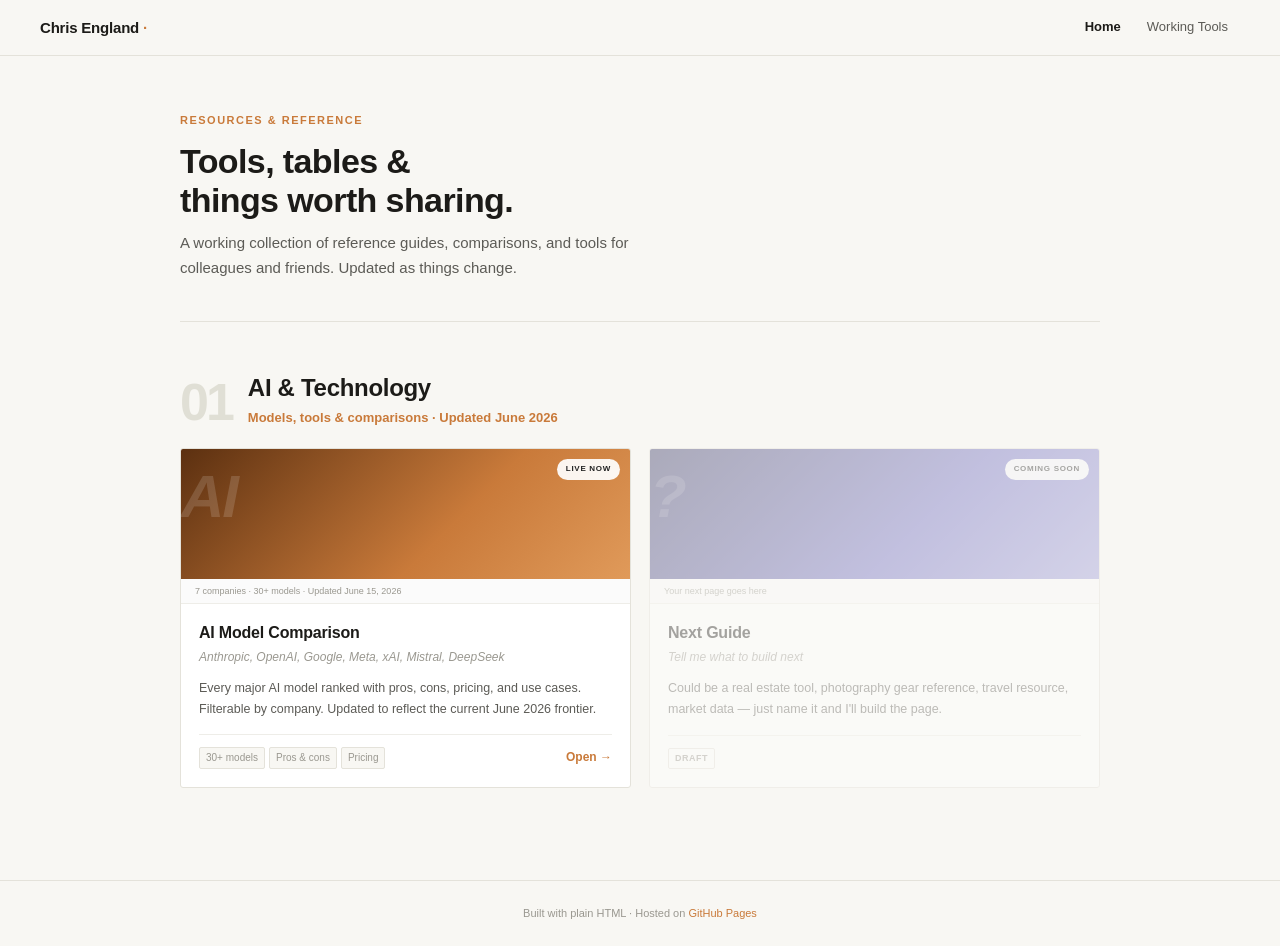
<file: index.html>
<!DOCTYPE html>
<html lang="en">
<head>
  <meta charset="UTF-8">
  <meta name="viewport" content="width=device-width, initial-scale=1.0">
  <title>Chris England — Resources & Reference</title>
  <meta name="description" content="A curated collection of tools, guides, and resources.">
  <link rel="stylesheet" href="style.css">
</head>
<body>

<!-- ── NAV ── -->
<nav>
  <a class="nav-brand" href="index.html">Chris England<span class="dot"> ·</span></a>
  <ul class="nav-links">
    <li><a href="index.html" class="active">Home</a></li>
    <li><a href="working-tools.html">Working Tools</a></li>
    <!-- add new page links here -->
  </ul>
</nav>


<div class="page-wrap">

  <!-- ── TITLE BLOCK ── -->
  <div class="page-title-block">
    <div class="page-eyebrow">Resources & Reference</div>
    <h1>Tools, tables &amp;<br>things worth sharing.</h1>
    <p>A working collection of reference guides, comparisons, and tools for colleagues and friends. Updated as things change.</p>
  </div>


  <!-- ── SECTION 01: AI & TECHNOLOGY ── -->
  <div class="stop-section">
    <div class="stop-header">
      <div class="stop-num">01</div>
      <div class="stop-info">
        <h2>AI &amp; Technology</h2>
        <div class="stop-sub">Models, tools &amp; comparisons · Updated June 2026</div>
      </div>
    </div>

    <div class="card-grid">

      <!-- AI Models page card -->
      <a href="ai-models-table.html" class="home-card">
        <div class="home-card-photo">
          <div class="home-card-photo-bg" style="background: linear-gradient(135deg, #5C3010 0%, #C97A3A 60%, #E09A5A 100%);"></div>
          <div class="home-card-mark">AI</div>
          <span class="tier-badge">LIVE NOW</span>
        </div>
        <div class="home-card-caption">7 companies · 30+ models · Updated June 15, 2026</div>
        <div class="home-card-body">
          <div class="home-card-title">AI Model Comparison</div>
          <div class="home-card-sub">Anthropic, OpenAI, Google, Meta, xAI, Mistral, DeepSeek</div>
          <div class="home-card-desc">Every major AI model ranked with pros, cons, pricing, and use cases. Filterable by company. Updated to reflect the current June 2026 frontier.</div>
          <div class="home-card-footer">
            <div class="home-card-tags">
              <span class="tag">30+ models</span>
              <span class="tag">Pros &amp; cons</span>
              <span class="tag">Pricing</span>
            </div>
            <span class="home-card-link">Open →</span>
          </div>
        </div>
      </a>

      <!-- Placeholder -->
      <div class="home-card placeholder">
        <div class="home-card-photo">
          <div class="home-card-photo-bg" style="background: linear-gradient(135deg, #303060 0%, #6B68C0 60%, #9A98D8 100%);"></div>
          <div class="home-card-mark">?</div>
          <span class="tier-badge">COMING SOON</span>
        </div>
        <div class="home-card-caption">Your next page goes here</div>
        <div class="home-card-body">
          <div class="home-card-title">Next Guide</div>
          <div class="home-card-sub">Tell me what to build next</div>
          <div class="home-card-desc">Could be a real estate tool, photography gear reference, travel resource, market data — just name it and I'll build the page.</div>
          <div class="home-card-footer">
            <span class="soon-label">Draft</span>
          </div>
        </div>
      </div>

    </div>
  </div><!-- /stop-section 01 -->


  <!--
  ── TO ADD A NEW SECTION ──────────────────────────────────
  Copy this block, increment the stop number, and fill in:

  <div class="stop-section">
    <div class="stop-header">
      <div class="stop-num">02</div>
      <div class="stop-info">
        <h2>Real Estate</h2>
        <div class="stop-sub">Compass · PCN · Community Finder</div>
      </div>
    </div>
    <div class="card-grid">
      <a href="your-page.html" class="home-card">
        ...
      </a>
    </div>
  </div>
  ───────────────────────────────────────────────────────── -->


</div><!-- /page-wrap -->


<footer>
  Built with plain HTML · Hosted on <a href="https://pages.github.com" target="_blank">GitHub Pages</a>
</footer>

</body>
</html>
</file>
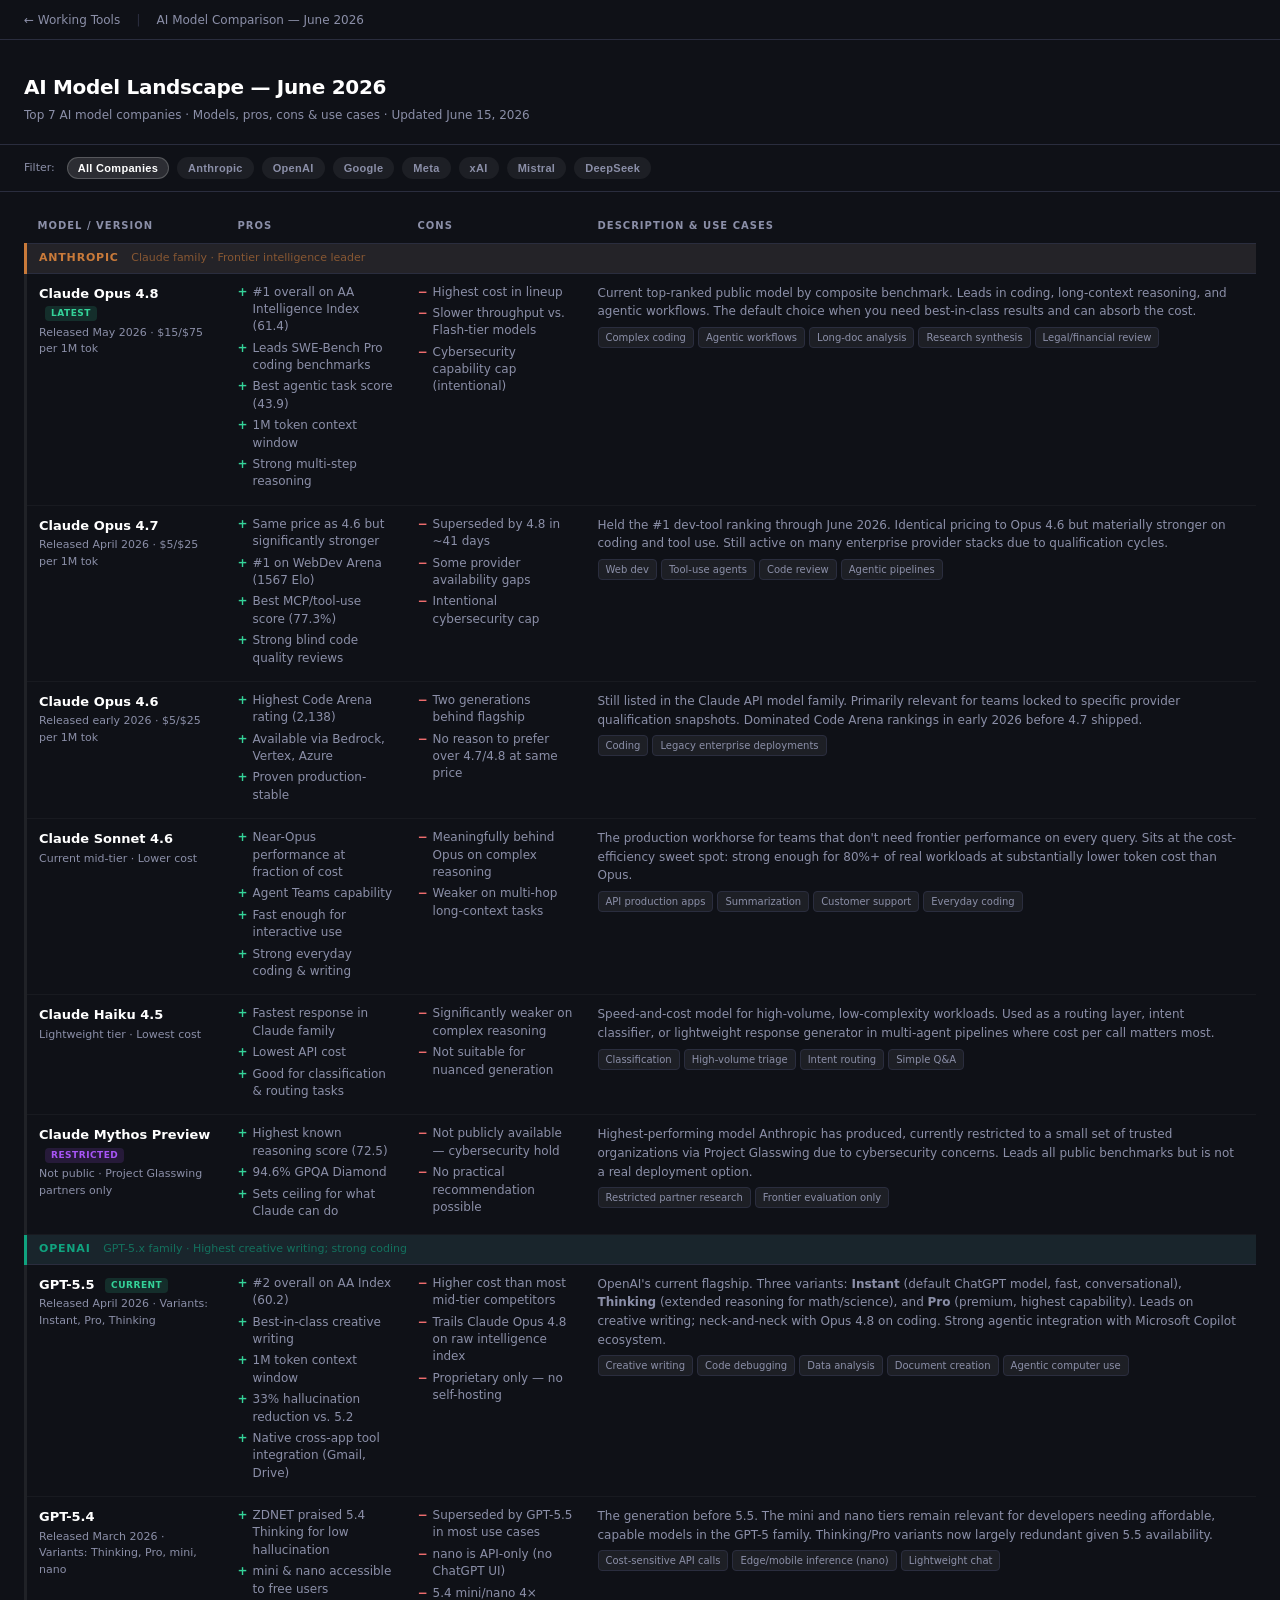
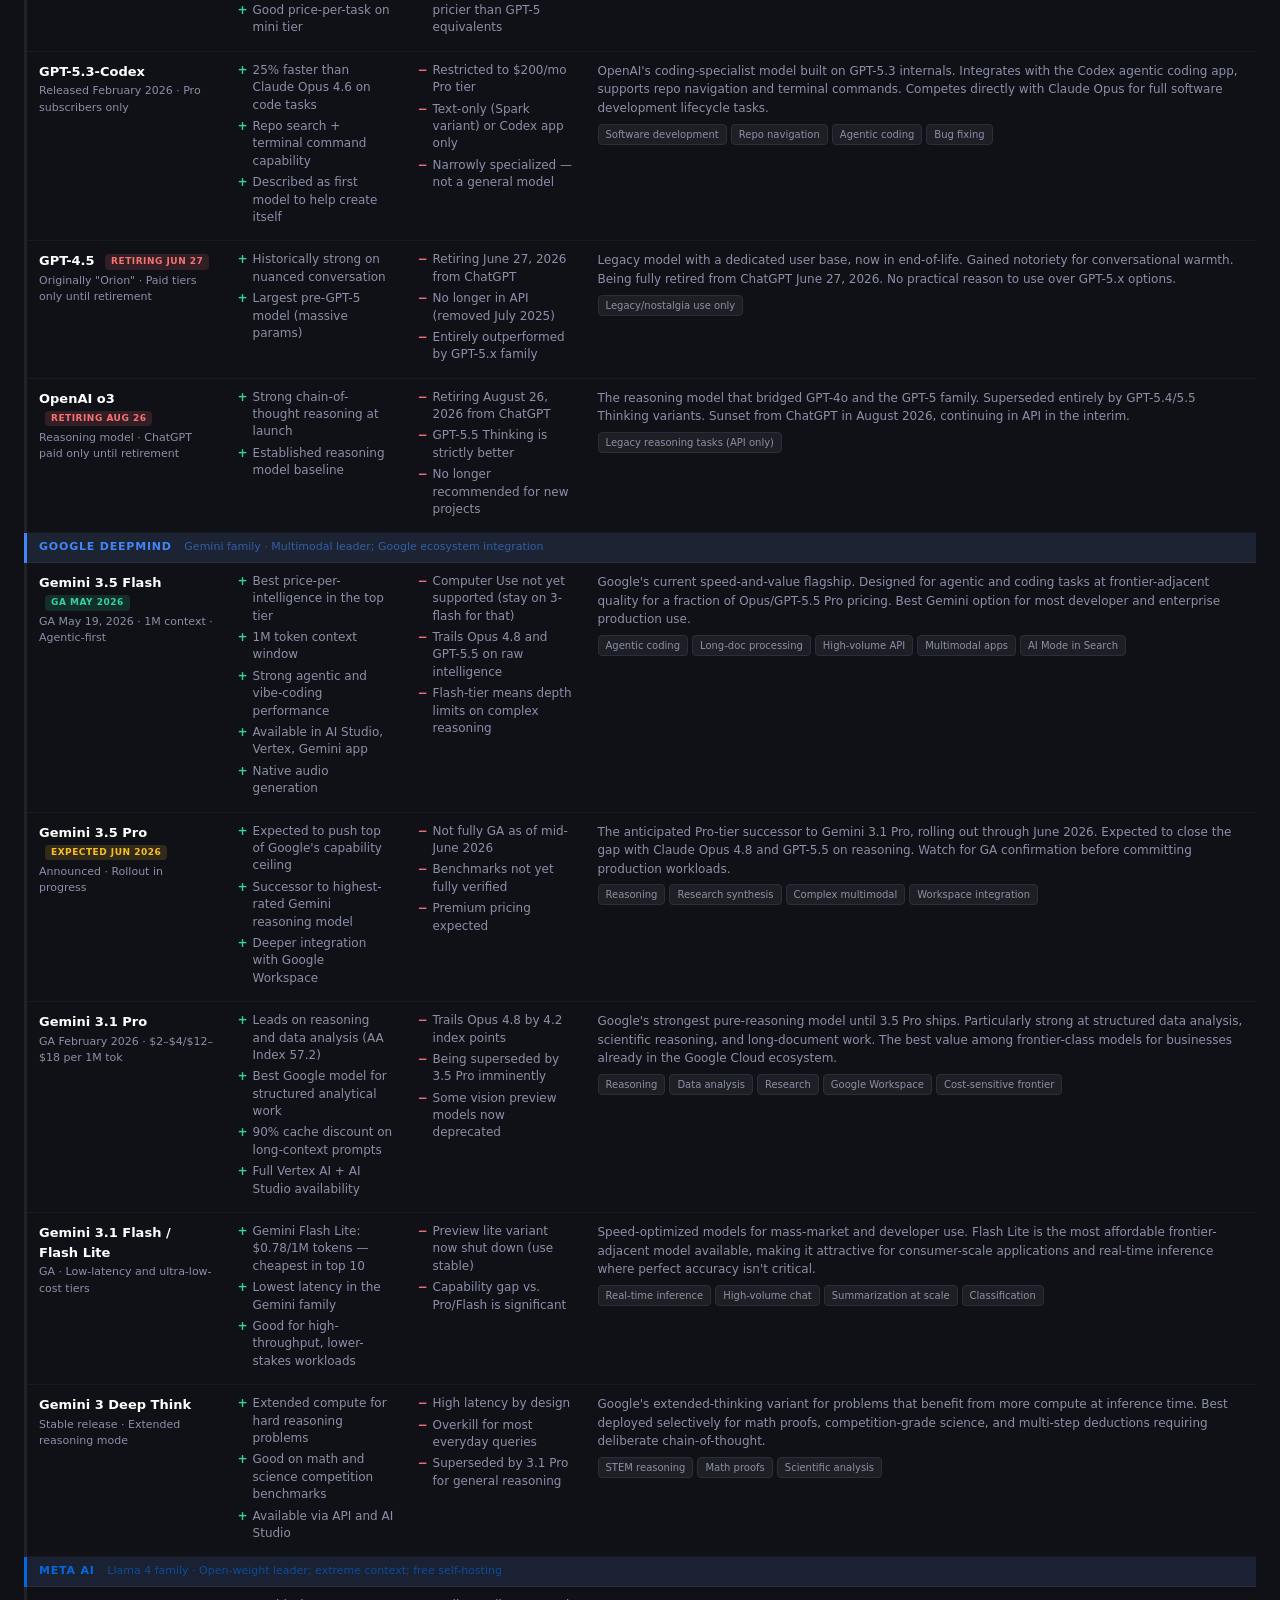
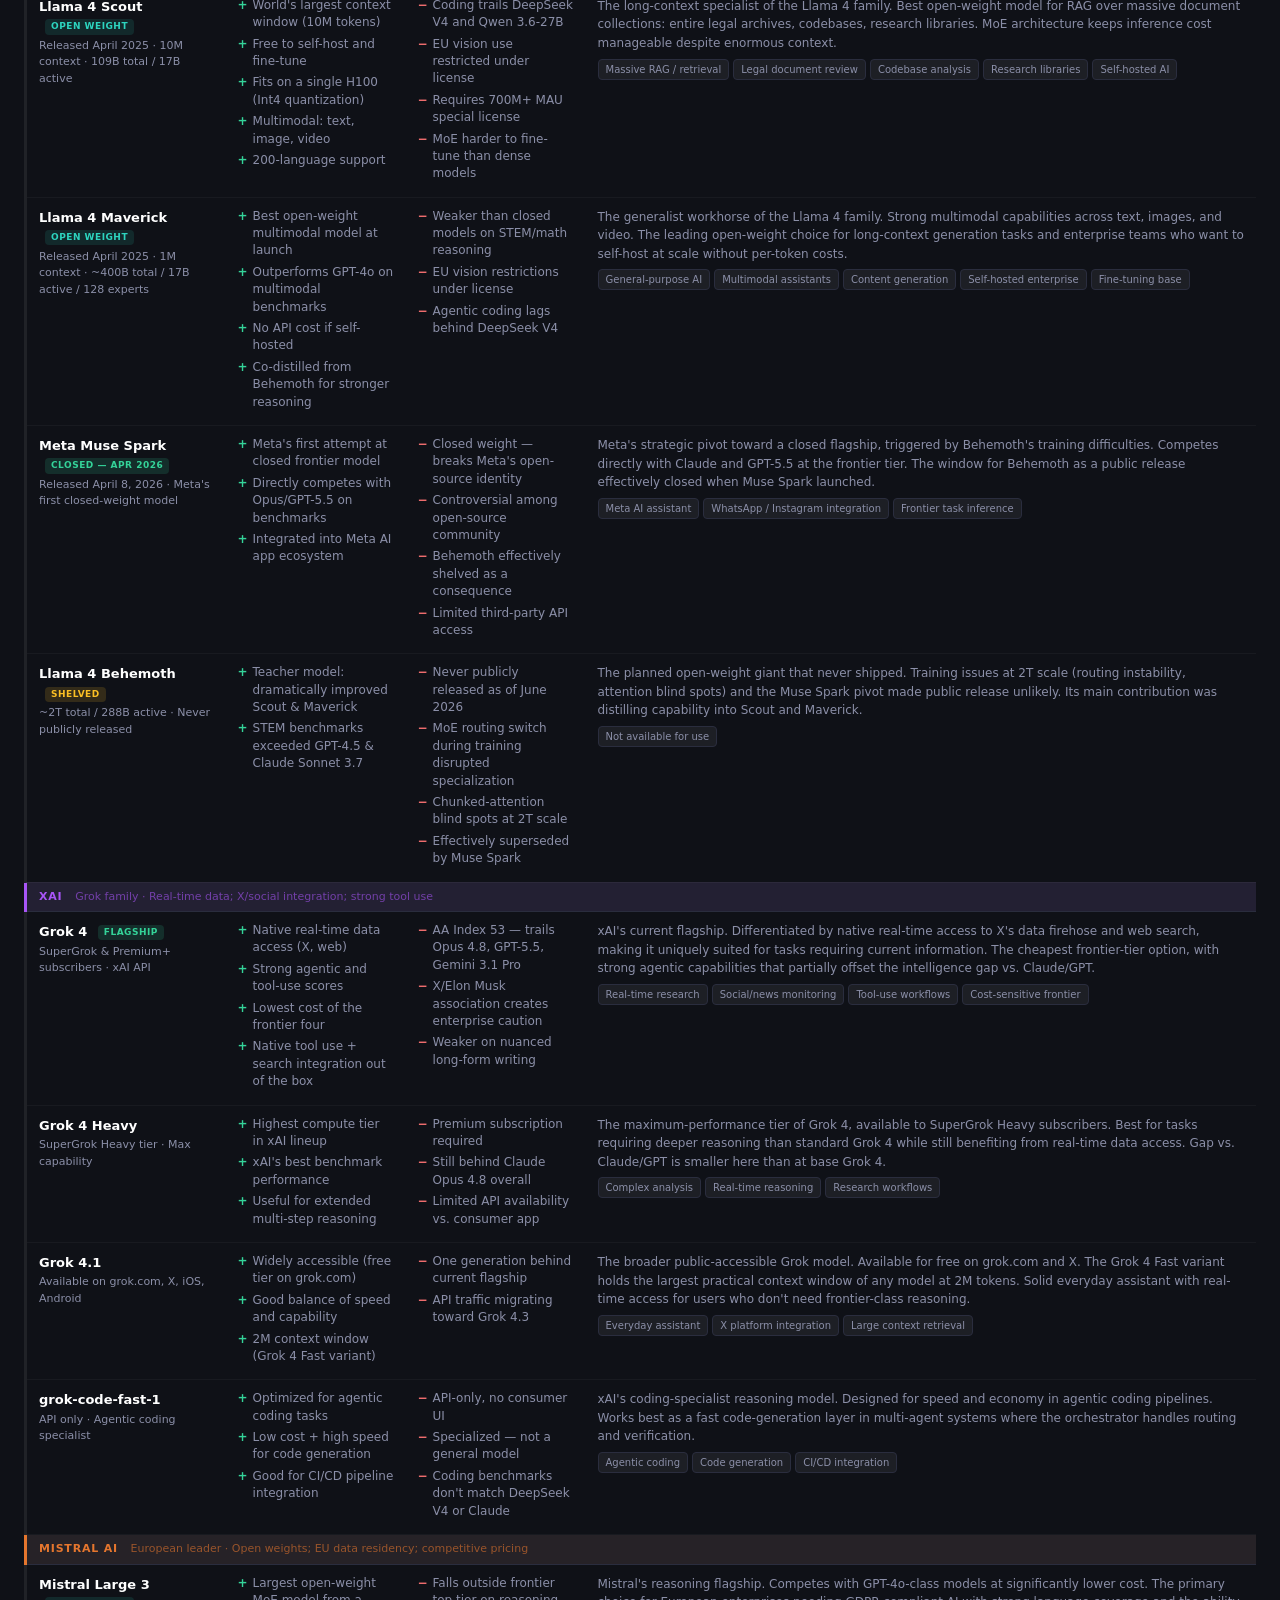
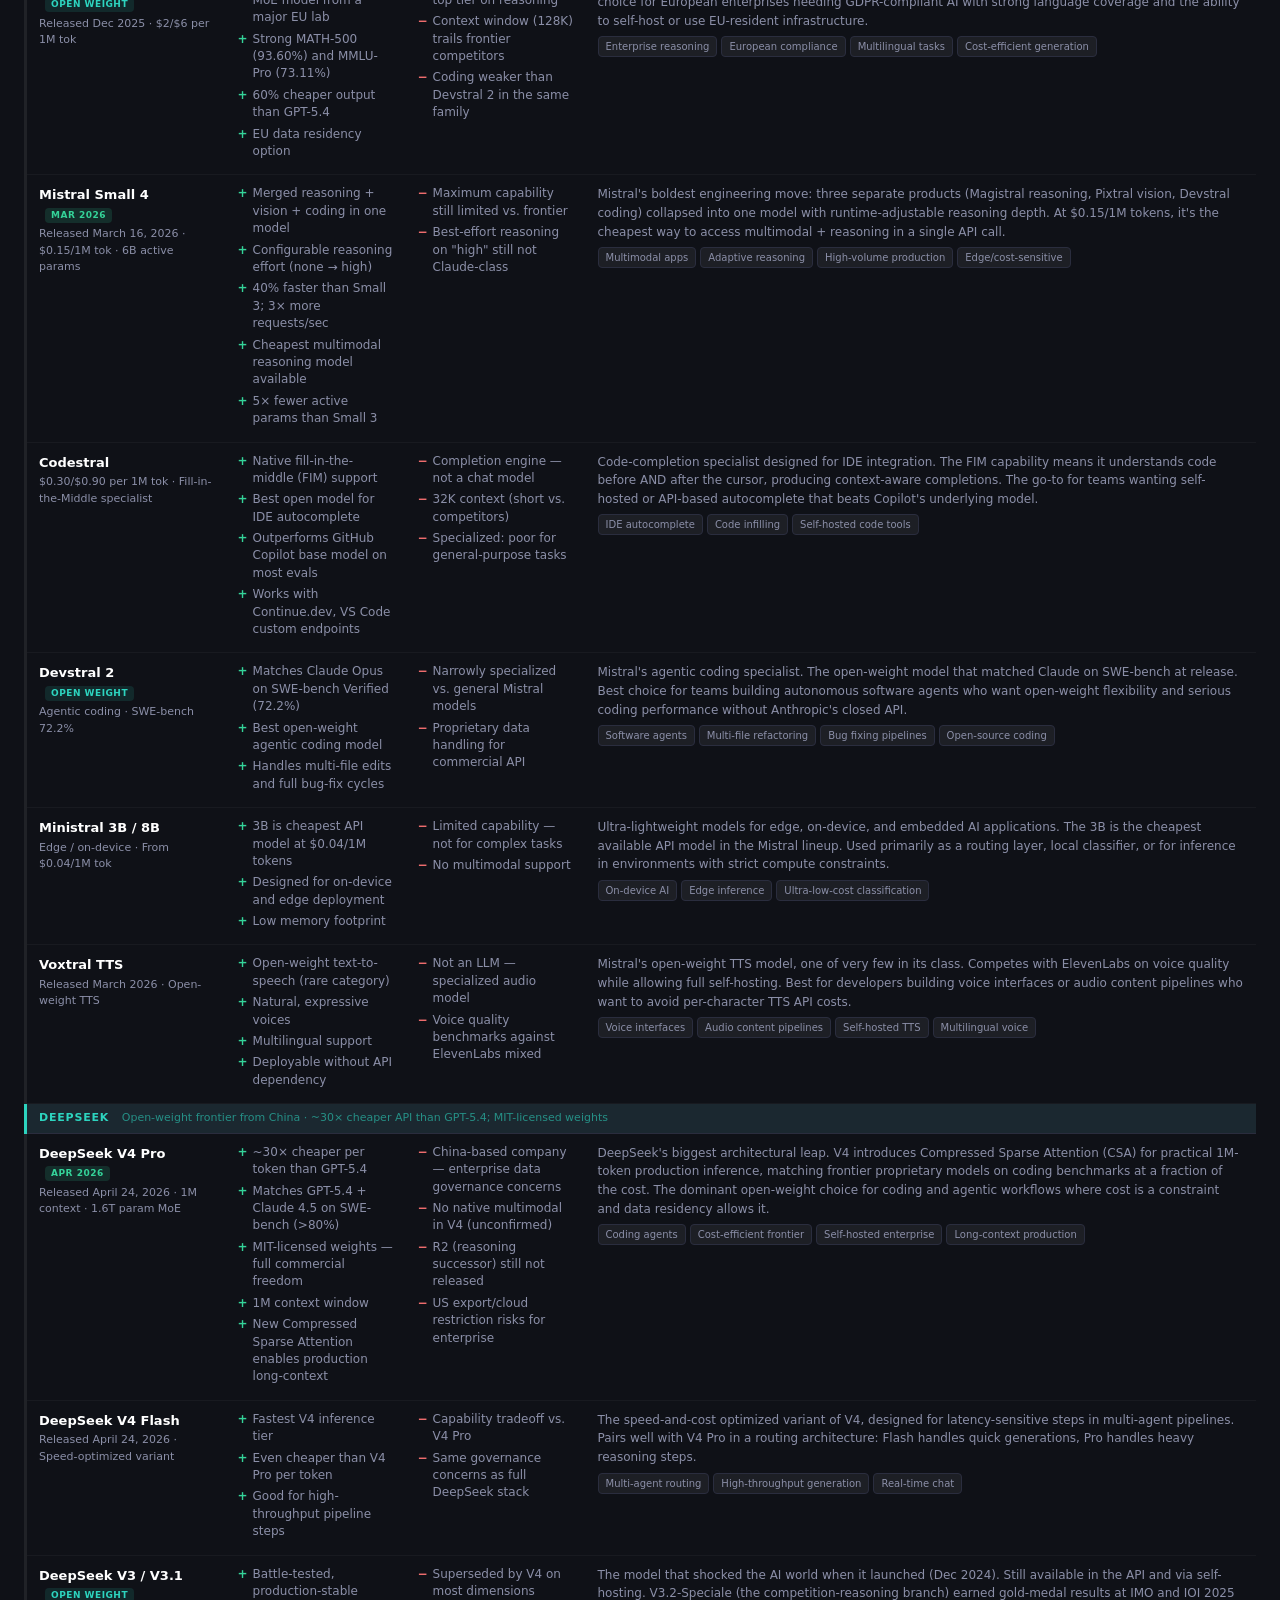
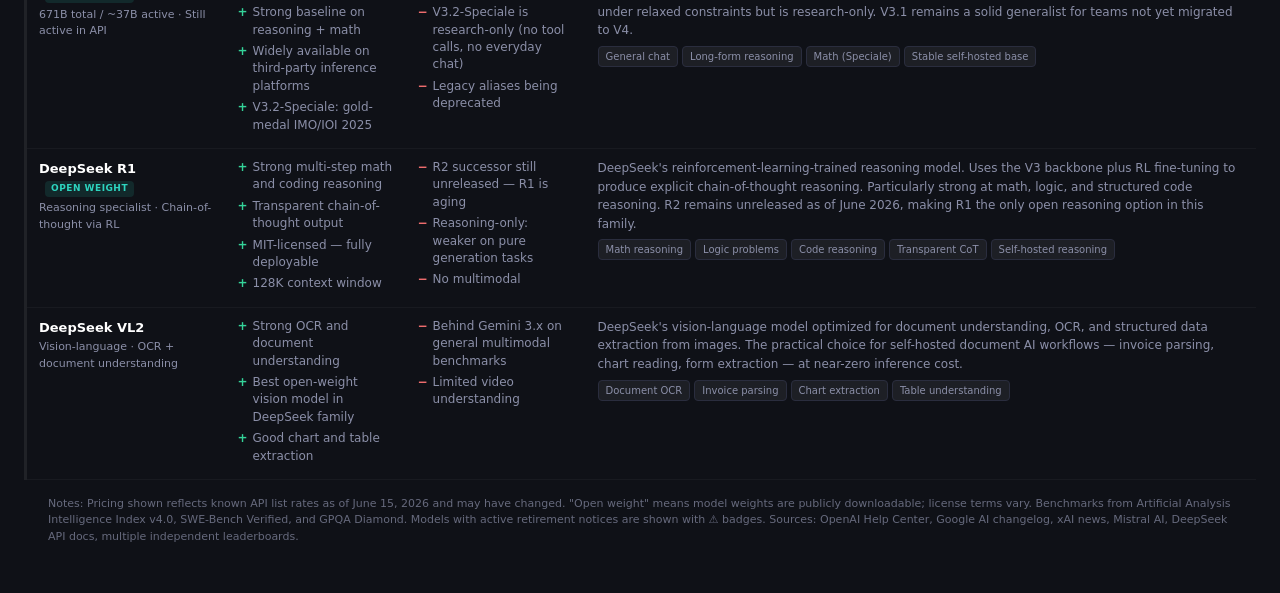
<file: ai-models-table.html>
<!DOCTYPE html>
<html lang="en">
<head>
<meta charset="UTF-8">
<meta name="viewport" content="width=device-width, initial-scale=1.0">
<title>AI Model Comparison – June 2026</title>
<style>
  :root {
    --bg: #0f1117;
    --surface: #1a1d27;
    --border: #2a2d3e;
    --text: #e2e4ef;
    --muted: #8b8fa8;
    --anthropic: #c97a3a;
    --openai: #10a37f;
    --google: #4285f4;
    --meta: #0668e1;
    --xai: #a855f7;
    --mistral: #e5762e;
    --deepseek: #2dd4bf;
    --pro: #34d399;
    --con: #f87171;
    --tag-bg: rgba(255,255,255,0.06);
    --row-hover: rgba(255,255,255,0.03);
  }
  * { box-sizing: border-box; margin: 0; padding: 0; }

  /* ── Site Nav ── */
  .site-nav {
    height: 52px;
    background: rgba(15,17,23,0.96);
    border-bottom: 1px solid #2a2d3e;
    display: flex;
    align-items: center;
    padding: 0 28px;
    position: sticky;
    top: 0;
    z-index: 200;
  }
  .site-nav-brand {
    font-size: 14px;
    font-weight: 800;
    color: #fff;
    text-decoration: none;
    margin-right: auto;
    letter-spacing: -0.2px;
  }
  .site-nav-brand span { color: #c97a3a; }
  .site-nav-links { list-style: none; display: flex; gap: 2px; }
  .site-nav-links a {
    display: block;
    padding: 5px 11px;
    border-radius: 5px;
    font-size: 12px;
    font-weight: 500;
    color: #8b8fa8;
    text-decoration: none;
    transition: color 0.12s, background 0.12s;
  }
  .site-nav-links a:hover { color: #e2e4ef; background: rgba(255,255,255,0.06); }
  .site-nav-links a.active { color: #fff; font-weight: 700; }
  body {
    background: var(--bg);
    color: var(--text);
    font-family: 'Segoe UI', system-ui, -apple-system, sans-serif;
    font-size: 13px;
    line-height: 1.5;
  }

  .page-header {
    padding: 32px 24px 20px;
    border-bottom: 1px solid var(--border);
    display: flex;
    align-items: flex-end;
    gap: 24px;
    flex-wrap: wrap;
  }
  .page-header h1 {
    font-size: 20px;
    font-weight: 700;
    letter-spacing: -0.3px;
    color: #fff;
  }
  .page-header p {
    color: var(--muted);
    font-size: 12px;
    margin-top: 4px;
  }

  .filter-bar {
    padding: 12px 24px;
    display: flex;
    gap: 8px;
    flex-wrap: wrap;
    border-bottom: 1px solid var(--border);
    align-items: center;
  }
  .filter-bar span { color: var(--muted); font-size: 11px; margin-right: 4px; }
  .chip {
    padding: 4px 10px;
    border-radius: 20px;
    font-size: 11px;
    font-weight: 600;
    cursor: pointer;
    border: 1px solid transparent;
    transition: all 0.15s;
    background: var(--tag-bg);
    color: var(--muted);
    letter-spacing: 0.3px;
  }
  .chip.active, .chip:hover { background: rgba(255,255,255,0.12); color: #fff; }
  .chip[data-co="all"].active { border-color: rgba(255,255,255,0.2); color: #fff; }
  .chip[data-co="anthropic"].active { border-color: var(--anthropic); color: var(--anthropic); }
  .chip[data-co="openai"].active { border-color: var(--openai); color: var(--openai); }
  .chip[data-co="google"].active { border-color: var(--google); color: var(--google); }
  .chip[data-co="meta"].active { border-color: var(--meta); color: var(--meta); }
  .chip[data-co="xai"].active { border-color: var(--xai); color: var(--xai); }
  .chip[data-co="mistral"].active { border-color: var(--mistral); color: var(--mistral); }
  .chip[data-co="deepseek"].active { border-color: var(--deepseek); color: var(--deepseek); }

  .table-wrap {
    overflow-x: auto;
    padding: 0 24px 48px;
  }
  table {
    width: 100%;
    border-collapse: collapse;
    min-width: 860px;
    margin-top: 16px;
  }
  thead th {
    position: sticky;
    top: 0;
    background: var(--bg);
    z-index: 10;
    text-align: left;
    padding: 10px 12px;
    font-size: 10px;
    font-weight: 700;
    letter-spacing: 1px;
    text-transform: uppercase;
    color: var(--muted);
    border-bottom: 1px solid var(--border);
  }
  thead th:first-child { width: 200px; }
  thead th:nth-child(2) { width: 180px; }
  thead th:nth-child(3) { width: 180px; }
  thead th:last-child { width: auto; }

  .company-header td {
    padding: 6px 12px;
    font-size: 11px;
    font-weight: 700;
    letter-spacing: 0.8px;
    text-transform: uppercase;
    border-top: 1px solid var(--border);
    border-bottom: 1px solid var(--border);
  }
  .company-header td:first-child {
    border-left: 3px solid var(--accent);
  }
  .company-header td span.label {
    font-size: 11px;
    margin-left: 8px;
    font-weight: 400;
    letter-spacing: 0;
    text-transform: none;
    opacity: 0.6;
  }

  tbody tr.model-row { transition: background 0.1s; }
  tbody tr.model-row:hover { background: var(--row-hover); }
  tbody tr.model-row td {
    padding: 10px 12px;
    vertical-align: top;
    border-bottom: 1px solid rgba(255,255,255,0.04);
  }
  tbody tr.model-row td:first-child {
    border-left: 3px solid var(--accent);
    border-left-color: rgba(255,255,255,0.07);
  }

  .model-name {
    font-weight: 600;
    color: #fff;
    font-size: 13px;
  }
  .model-badge {
    display: inline-block;
    margin-left: 6px;
    padding: 1px 6px;
    border-radius: 4px;
    font-size: 9px;
    font-weight: 700;
    letter-spacing: 0.5px;
    vertical-align: middle;
    text-transform: uppercase;
  }
  .badge-new { background: rgba(52,211,153,0.15); color: #34d399; }
  .badge-retiring { background: rgba(248,113,113,0.15); color: #f87171; }
  .badge-restricted { background: rgba(168,85,247,0.15); color: #a855f7; }
  .badge-open { background: rgba(45,212,191,0.12); color: #2dd4bf; }
  .badge-preview { background: rgba(251,191,36,0.15); color: #fbbf24; }

  ul.pro-list, ul.con-list { list-style: none; padding: 0; }
  ul.pro-list li, ul.con-list li {
    display: flex;
    align-items: flex-start;
    gap: 5px;
    margin-bottom: 4px;
    font-size: 12px;
    line-height: 1.45;
    color: var(--muted);
  }
  ul.pro-list li::before {
    content: '+';
    color: var(--pro);
    font-weight: 700;
    flex-shrink: 0;
    margin-top: 0px;
  }
  ul.con-list li::before {
    content: '−';
    color: var(--con);
    font-weight: 700;
    flex-shrink: 0;
  }

  .desc {
    color: var(--muted);
    font-size: 12px;
    line-height: 1.55;
  }
  .use-cases {
    margin-top: 6px;
    display: flex;
    flex-wrap: wrap;
    gap: 4px;
  }
  .tag {
    display: inline-block;
    padding: 2px 7px;
    border-radius: 4px;
    font-size: 10px;
    background: var(--tag-bg);
    color: var(--muted);
    border: 1px solid var(--border);
  }

  /* Company color accents */
  [data-co="anthropic"] { --accent: var(--anthropic); }
  [data-co="openai"] { --accent: var(--openai); }
  [data-co="google"] { --accent: var(--google); }
  [data-co="meta"] { --accent: var(--meta); }
  [data-co="xai"] { --accent: var(--xai); }
  [data-co="mistral"] { --accent: var(--mistral); }
  [data-co="deepseek"] { --accent: var(--deepseek); }

  .company-header td:first-child { border-left-color: var(--accent) !important; }
  .company-header td { background: color-mix(in srgb, var(--accent) 6%, var(--surface)); color: var(--accent); }

  tr.hidden { display: none; }

  .note { font-size: 11px; color: var(--muted); padding: 16px 24px 0; opacity: 0.7; }
</style>
</head>
<body>

<div style="height:40px;background:#0f1117;border-bottom:1px solid #2a2d3e;display:flex;align-items:center;padding:0 24px;gap:16px;position:sticky;top:0;z-index:200;">
  <a href="working-tools.html" style="font-size:12px;color:#8b8fa8;text-decoration:none;font-family:system-ui,sans-serif;display:flex;align-items:center;gap:6px;">← Working Tools</a>
  <span style="color:#2a2d3e;">|</span>
  <span style="font-size:12px;color:#8b8fa8;font-family:system-ui,sans-serif;">AI Model Comparison — June 2026</span>
</div>

<div class="page-header">
  <div>
    <h1>AI Model Landscape — June 2026</h1>
    <p>Top 7 AI model companies · Models, pros, cons & use cases · Updated June 15, 2026</p>
  </div>
</div>

<div class="filter-bar">
  <span>Filter:</span>
  <button class="chip active" data-co="all" onclick="filterCo('all')">All Companies</button>
  <button class="chip" data-co="anthropic" onclick="filterCo('anthropic')">Anthropic</button>
  <button class="chip" data-co="openai" onclick="filterCo('openai')">OpenAI</button>
  <button class="chip" data-co="google" onclick="filterCo('google')">Google</button>
  <button class="chip" data-co="meta" onclick="filterCo('meta')">Meta</button>
  <button class="chip" data-co="xai" onclick="filterCo('xai')">xAI</button>
  <button class="chip" data-co="mistral" onclick="filterCo('mistral')">Mistral</button>
  <button class="chip" data-co="deepseek" onclick="filterCo('deepseek')">DeepSeek</button>
</div>

<div class="table-wrap">
<table>
  <thead>
    <tr>
      <th>Model / Version</th>
      <th>Pros</th>
      <th>Cons</th>
      <th>Description & Use Cases</th>
    </tr>
  </thead>
  <tbody>

    <!-- ─── ANTHROPIC ─── -->
    <tr class="company-header" data-co="anthropic">
      <td colspan="4" data-co="anthropic">ANTHROPIC <span class="label">Claude family · Frontier intelligence leader</span></td>
    </tr>

    <tr class="model-row" data-co="anthropic">
      <td data-co="anthropic">
        <div class="model-name">Claude Opus 4.8 <span class="model-badge badge-new">Latest</span></div>
        <div style="font-size:11px;color:var(--muted);margin-top:2px;">Released May 2026 · $15/$75 per 1M tok</div>
      </td>
      <td>
        <ul class="pro-list">
          <li>#1 overall on AA Intelligence Index (61.4)</li>
          <li>Leads SWE-Bench Pro coding benchmarks</li>
          <li>Best agentic task score (43.9)</li>
          <li>1M token context window</li>
          <li>Strong multi-step reasoning</li>
        </ul>
      </td>
      <td>
        <ul class="con-list">
          <li>Highest cost in lineup</li>
          <li>Slower throughput vs. Flash-tier models</li>
          <li>Cybersecurity capability cap (intentional)</li>
        </ul>
      </td>
      <td>
        <div class="desc">Current top-ranked public model by composite benchmark. Leads in coding, long-context reasoning, and agentic workflows. The default choice when you need best-in-class results and can absorb the cost.</div>
        <div class="use-cases">
          <span class="tag">Complex coding</span><span class="tag">Agentic workflows</span><span class="tag">Long-doc analysis</span><span class="tag">Research synthesis</span><span class="tag">Legal/financial review</span>
        </div>
      </td>
    </tr>

    <tr class="model-row" data-co="anthropic">
      <td data-co="anthropic">
        <div class="model-name">Claude Opus 4.7</div>
        <div style="font-size:11px;color:var(--muted);margin-top:2px;">Released April 2026 · $5/$25 per 1M tok</div>
      </td>
      <td>
        <ul class="pro-list">
          <li>Same price as 4.6 but significantly stronger</li>
          <li>#1 on WebDev Arena (1567 Elo)</li>
          <li>Best MCP/tool-use score (77.3%)</li>
          <li>Strong blind code quality reviews</li>
        </ul>
      </td>
      <td>
        <ul class="con-list">
          <li>Superseded by 4.8 in ~41 days</li>
          <li>Some provider availability gaps</li>
          <li>Intentional cybersecurity cap</li>
        </ul>
      </td>
      <td>
        <div class="desc">Held the #1 dev-tool ranking through June 2026. Identical pricing to Opus 4.6 but materially stronger on coding and tool use. Still active on many enterprise provider stacks due to qualification cycles.</div>
        <div class="use-cases">
          <span class="tag">Web dev</span><span class="tag">Tool-use agents</span><span class="tag">Code review</span><span class="tag">Agentic pipelines</span>
        </div>
      </td>
    </tr>

    <tr class="model-row" data-co="anthropic">
      <td data-co="anthropic">
        <div class="model-name">Claude Opus 4.6</div>
        <div style="font-size:11px;color:var(--muted);margin-top:2px;">Released early 2026 · $5/$25 per 1M tok</div>
      </td>
      <td>
        <ul class="pro-list">
          <li>Highest Code Arena rating (2,138)</li>
          <li>Available via Bedrock, Vertex, Azure</li>
          <li>Proven production-stable</li>
        </ul>
      </td>
      <td>
        <ul class="con-list">
          <li>Two generations behind flagship</li>
          <li>No reason to prefer over 4.7/4.8 at same price</li>
        </ul>
      </td>
      <td>
        <div class="desc">Still listed in the Claude API model family. Primarily relevant for teams locked to specific provider qualification snapshots. Dominated Code Arena rankings in early 2026 before 4.7 shipped.</div>
        <div class="use-cases">
          <span class="tag">Coding</span><span class="tag">Legacy enterprise deployments</span>
        </div>
      </td>
    </tr>

    <tr class="model-row" data-co="anthropic">
      <td data-co="anthropic">
        <div class="model-name">Claude Sonnet 4.6</div>
        <div style="font-size:11px;color:var(--muted);margin-top:2px;">Current mid-tier · Lower cost</div>
      </td>
      <td>
        <ul class="pro-list">
          <li>Near-Opus performance at fraction of cost</li>
          <li>Agent Teams capability</li>
          <li>Fast enough for interactive use</li>
          <li>Strong everyday coding & writing</li>
        </ul>
      </td>
      <td>
        <ul class="con-list">
          <li>Meaningfully behind Opus on complex reasoning</li>
          <li>Weaker on multi-hop long-context tasks</li>
        </ul>
      </td>
      <td>
        <div class="desc">The production workhorse for teams that don't need frontier performance on every query. Sits at the cost-efficiency sweet spot: strong enough for 80%+ of real workloads at substantially lower token cost than Opus.</div>
        <div class="use-cases">
          <span class="tag">API production apps</span><span class="tag">Summarization</span><span class="tag">Customer support</span><span class="tag">Everyday coding</span>
        </div>
      </td>
    </tr>

    <tr class="model-row" data-co="anthropic">
      <td data-co="anthropic">
        <div class="model-name">Claude Haiku 4.5</div>
        <div style="font-size:11px;color:var(--muted);margin-top:2px;">Lightweight tier · Lowest cost</div>
      </td>
      <td>
        <ul class="pro-list">
          <li>Fastest response in Claude family</li>
          <li>Lowest API cost</li>
          <li>Good for classification & routing tasks</li>
        </ul>
      </td>
      <td>
        <ul class="con-list">
          <li>Significantly weaker on complex reasoning</li>
          <li>Not suitable for nuanced generation</li>
        </ul>
      </td>
      <td>
        <div class="desc">Speed-and-cost model for high-volume, low-complexity workloads. Used as a routing layer, intent classifier, or lightweight response generator in multi-agent pipelines where cost per call matters most.</div>
        <div class="use-cases">
          <span class="tag">Classification</span><span class="tag">High-volume triage</span><span class="tag">Intent routing</span><span class="tag">Simple Q&A</span>
        </div>
      </td>
    </tr>

    <tr class="model-row" data-co="anthropic">
      <td data-co="anthropic">
        <div class="model-name">Claude Mythos Preview <span class="model-badge badge-restricted">Restricted</span></div>
        <div style="font-size:11px;color:var(--muted);margin-top:2px;">Not public · Project Glasswing partners only</div>
      </td>
      <td>
        <ul class="pro-list">
          <li>Highest known reasoning score (72.5)</li>
          <li>94.6% GPQA Diamond</li>
          <li>Sets ceiling for what Claude can do</li>
        </ul>
      </td>
      <td>
        <ul class="con-list">
          <li>Not publicly available — cybersecurity hold</li>
          <li>No practical recommendation possible</li>
        </ul>
      </td>
      <td>
        <div class="desc">Highest-performing model Anthropic has produced, currently restricted to a small set of trusted organizations via Project Glasswing due to cybersecurity concerns. Leads all public benchmarks but is not a real deployment option.</div>
        <div class="use-cases">
          <span class="tag">Restricted partner research</span><span class="tag">Frontier evaluation only</span>
        </div>
      </td>
    </tr>


    <!-- ─── OPENAI ─── -->
    <tr class="company-header" data-co="openai">
      <td colspan="4" data-co="openai">OPENAI <span class="label">GPT-5.x family · Highest creative writing; strong coding</span></td>
    </tr>

    <tr class="model-row" data-co="openai">
      <td data-co="openai">
        <div class="model-name">GPT-5.5 <span class="model-badge badge-new">Current</span></div>
        <div style="font-size:11px;color:var(--muted);margin-top:2px;">Released April 2026 · Variants: Instant, Pro, Thinking</div>
      </td>
      <td>
        <ul class="pro-list">
          <li>#2 overall on AA Index (60.2)</li>
          <li>Best-in-class creative writing</li>
          <li>1M token context window</li>
          <li>33% hallucination reduction vs. 5.2</li>
          <li>Native cross-app tool integration (Gmail, Drive)</li>
        </ul>
      </td>
      <td>
        <ul class="con-list">
          <li>Higher cost than most mid-tier competitors</li>
          <li>Trails Claude Opus 4.8 on raw intelligence index</li>
          <li>Proprietary only — no self-hosting</li>
        </ul>
      </td>
      <td>
        <div class="desc">OpenAI's current flagship. Three variants: <strong>Instant</strong> (default ChatGPT model, fast, conversational), <strong>Thinking</strong> (extended reasoning for math/science), and <strong>Pro</strong> (premium, highest capability). Leads on creative writing; neck-and-neck with Opus 4.8 on coding. Strong agentic integration with Microsoft Copilot ecosystem.</div>
        <div class="use-cases">
          <span class="tag">Creative writing</span><span class="tag">Code debugging</span><span class="tag">Data analysis</span><span class="tag">Document creation</span><span class="tag">Agentic computer use</span>
        </div>
      </td>
    </tr>

    <tr class="model-row" data-co="openai">
      <td data-co="openai">
        <div class="model-name">GPT-5.4</div>
        <div style="font-size:11px;color:var(--muted);margin-top:2px;">Released March 2026 · Variants: Thinking, Pro, mini, nano</div>
      </td>
      <td>
        <ul class="pro-list">
          <li>ZDNET praised 5.4 Thinking for low hallucination</li>
          <li>mini & nano accessible to free users</li>
          <li>Good price-per-task on mini tier</li>
        </ul>
      </td>
      <td>
        <ul class="con-list">
          <li>Superseded by GPT-5.5 in most use cases</li>
          <li>nano is API-only (no ChatGPT UI)</li>
          <li>5.4 mini/nano 4× pricier than GPT-5 equivalents</li>
        </ul>
      </td>
      <td>
        <div class="desc">The generation before 5.5. The mini and nano tiers remain relevant for developers needing affordable, capable models in the GPT-5 family. Thinking/Pro variants now largely redundant given 5.5 availability.</div>
        <div class="use-cases">
          <span class="tag">Cost-sensitive API calls</span><span class="tag">Edge/mobile inference (nano)</span><span class="tag">Lightweight chat</span>
        </div>
      </td>
    </tr>

    <tr class="model-row" data-co="openai">
      <td data-co="openai">
        <div class="model-name">GPT-5.3-Codex</div>
        <div style="font-size:11px;color:var(--muted);margin-top:2px;">Released February 2026 · Pro subscribers only</div>
      </td>
      <td>
        <ul class="pro-list">
          <li>25% faster than Claude Opus 4.6 on code tasks</li>
          <li>Repo search + terminal command capability</li>
          <li>Described as first model to help create itself</li>
        </ul>
      </td>
      <td>
        <ul class="con-list">
          <li>Restricted to $200/mo Pro tier</li>
          <li>Text-only (Spark variant) or Codex app only</li>
          <li>Narrowly specialized — not a general model</li>
        </ul>
      </td>
      <td>
        <div class="desc">OpenAI's coding-specialist model built on GPT-5.3 internals. Integrates with the Codex agentic coding app, supports repo navigation and terminal commands. Competes directly with Claude Opus for full software development lifecycle tasks.</div>
        <div class="use-cases">
          <span class="tag">Software development</span><span class="tag">Repo navigation</span><span class="tag">Agentic coding</span><span class="tag">Bug fixing</span>
        </div>
      </td>
    </tr>

    <tr class="model-row" data-co="openai">
      <td data-co="openai">
        <div class="model-name">GPT-4.5 <span class="model-badge badge-retiring">Retiring Jun 27</span></div>
        <div style="font-size:11px;color:var(--muted);margin-top:2px;">Originally "Orion" · Paid tiers only until retirement</div>
      </td>
      <td>
        <ul class="pro-list">
          <li>Historically strong on nuanced conversation</li>
          <li>Largest pre-GPT-5 model (massive params)</li>
        </ul>
      </td>
      <td>
        <ul class="con-list">
          <li>Retiring June 27, 2026 from ChatGPT</li>
          <li>No longer in API (removed July 2025)</li>
          <li>Entirely outperformed by GPT-5.x family</li>
        </ul>
      </td>
      <td>
        <div class="desc">Legacy model with a dedicated user base, now in end-of-life. Gained notoriety for conversational warmth. Being fully retired from ChatGPT June 27, 2026. No practical reason to use over GPT-5.x options.</div>
        <div class="use-cases">
          <span class="tag">Legacy/nostalgia use only</span>
        </div>
      </td>
    </tr>

    <tr class="model-row" data-co="openai">
      <td data-co="openai">
        <div class="model-name">OpenAI o3 <span class="model-badge badge-retiring">Retiring Aug 26</span></div>
        <div style="font-size:11px;color:var(--muted);margin-top:2px;">Reasoning model · ChatGPT paid only until retirement</div>
      </td>
      <td>
        <ul class="pro-list">
          <li>Strong chain-of-thought reasoning at launch</li>
          <li>Established reasoning model baseline</li>
        </ul>
      </td>
      <td>
        <ul class="con-list">
          <li>Retiring August 26, 2026 from ChatGPT</li>
          <li>GPT-5.5 Thinking is strictly better</li>
          <li>No longer recommended for new projects</li>
        </ul>
      </td>
      <td>
        <div class="desc">The reasoning model that bridged GPT-4o and the GPT-5 family. Superseded entirely by GPT-5.4/5.5 Thinking variants. Sunset from ChatGPT in August 2026, continuing in API in the interim.</div>
        <div class="use-cases">
          <span class="tag">Legacy reasoning tasks (API only)</span>
        </div>
      </td>
    </tr>


    <!-- ─── GOOGLE ─── -->
    <tr class="company-header" data-co="google">
      <td colspan="4" data-co="google">GOOGLE DEEPMIND <span class="label">Gemini family · Multimodal leader; Google ecosystem integration</span></td>
    </tr>

    <tr class="model-row" data-co="google">
      <td data-co="google">
        <div class="model-name">Gemini 3.5 Flash <span class="model-badge badge-new">GA May 2026</span></div>
        <div style="font-size:11px;color:var(--muted);margin-top:2px;">GA May 19, 2026 · 1M context · Agentic-first</div>
      </td>
      <td>
        <ul class="pro-list">
          <li>Best price-per-intelligence in the top tier</li>
          <li>1M token context window</li>
          <li>Strong agentic and vibe-coding performance</li>
          <li>Available in AI Studio, Vertex, Gemini app</li>
          <li>Native audio generation</li>
        </ul>
      </td>
      <td>
        <ul class="con-list">
          <li>Computer Use not yet supported (stay on 3-flash for that)</li>
          <li>Trails Opus 4.8 and GPT-5.5 on raw intelligence</li>
          <li>Flash-tier means depth limits on complex reasoning</li>
        </ul>
      </td>
      <td>
        <div class="desc">Google's current speed-and-value flagship. Designed for agentic and coding tasks at frontier-adjacent quality for a fraction of Opus/GPT-5.5 Pro pricing. Best Gemini option for most developer and enterprise production use.</div>
        <div class="use-cases">
          <span class="tag">Agentic coding</span><span class="tag">Long-doc processing</span><span class="tag">High-volume API</span><span class="tag">Multimodal apps</span><span class="tag">AI Mode in Search</span>
        </div>
      </td>
    </tr>

    <tr class="model-row" data-co="google">
      <td data-co="google">
        <div class="model-name">Gemini 3.5 Pro <span class="model-badge badge-preview">Expected Jun 2026</span></div>
        <div style="font-size:11px;color:var(--muted);margin-top:2px;">Announced · Rollout in progress</div>
      </td>
      <td>
        <ul class="pro-list">
          <li>Expected to push top of Google's capability ceiling</li>
          <li>Successor to highest-rated Gemini reasoning model</li>
          <li>Deeper integration with Google Workspace</li>
        </ul>
      </td>
      <td>
        <ul class="con-list">
          <li>Not fully GA as of mid-June 2026</li>
          <li>Benchmarks not yet fully verified</li>
          <li>Premium pricing expected</li>
        </ul>
      </td>
      <td>
        <div class="desc">The anticipated Pro-tier successor to Gemini 3.1 Pro, rolling out through June 2026. Expected to close the gap with Claude Opus 4.8 and GPT-5.5 on reasoning. Watch for GA confirmation before committing production workloads.</div>
        <div class="use-cases">
          <span class="tag">Reasoning</span><span class="tag">Research synthesis</span><span class="tag">Complex multimodal</span><span class="tag">Workspace integration</span>
        </div>
      </td>
    </tr>

    <tr class="model-row" data-co="google">
      <td data-co="google">
        <div class="model-name">Gemini 3.1 Pro</div>
        <div style="font-size:11px;color:var(--muted);margin-top:2px;">GA February 2026 · $2–$4/$12–$18 per 1M tok</div>
      </td>
      <td>
        <ul class="pro-list">
          <li>Leads on reasoning and data analysis (AA Index 57.2)</li>
          <li>Best Google model for structured analytical work</li>
          <li>90% cache discount on long-context prompts</li>
          <li>Full Vertex AI + AI Studio availability</li>
        </ul>
      </td>
      <td>
        <ul class="con-list">
          <li>Trails Opus 4.8 by 4.2 index points</li>
          <li>Being superseded by 3.5 Pro imminently</li>
          <li>Some vision preview models now deprecated</li>
        </ul>
      </td>
      <td>
        <div class="desc">Google's strongest pure-reasoning model until 3.5 Pro ships. Particularly strong at structured data analysis, scientific reasoning, and long-document work. The best value among frontier-class models for businesses already in the Google Cloud ecosystem.</div>
        <div class="use-cases">
          <span class="tag">Reasoning</span><span class="tag">Data analysis</span><span class="tag">Research</span><span class="tag">Google Workspace</span><span class="tag">Cost-sensitive frontier</span>
        </div>
      </td>
    </tr>

    <tr class="model-row" data-co="google">
      <td data-co="google">
        <div class="model-name">Gemini 3.1 Flash / Flash Lite</div>
        <div style="font-size:11px;color:var(--muted);margin-top:2px;">GA · Low-latency and ultra-low-cost tiers</div>
      </td>
      <td>
        <ul class="pro-list">
          <li>Gemini Flash Lite: $0.78/1M tokens — cheapest in top 10</li>
          <li>Lowest latency in the Gemini family</li>
          <li>Good for high-throughput, lower-stakes workloads</li>
        </ul>
      </td>
      <td>
        <ul class="con-list">
          <li>Preview lite variant now shut down (use stable)</li>
          <li>Capability gap vs. Pro/Flash is significant</li>
        </ul>
      </td>
      <td>
        <div class="desc">Speed-optimized models for mass-market and developer use. Flash Lite is the most affordable frontier-adjacent model available, making it attractive for consumer-scale applications and real-time inference where perfect accuracy isn't critical.</div>
        <div class="use-cases">
          <span class="tag">Real-time inference</span><span class="tag">High-volume chat</span><span class="tag">Summarization at scale</span><span class="tag">Classification</span>
        </div>
      </td>
    </tr>

    <tr class="model-row" data-co="google">
      <td data-co="google">
        <div class="model-name">Gemini 3 Deep Think</div>
        <div style="font-size:11px;color:var(--muted);margin-top:2px;">Stable release · Extended reasoning mode</div>
      </td>
      <td>
        <ul class="pro-list">
          <li>Extended compute for hard reasoning problems</li>
          <li>Good on math and science competition benchmarks</li>
          <li>Available via API and AI Studio</li>
        </ul>
      </td>
      <td>
        <ul class="con-list">
          <li>High latency by design</li>
          <li>Overkill for most everyday queries</li>
          <li>Superseded by 3.1 Pro for general reasoning</li>
        </ul>
      </td>
      <td>
        <div class="desc">Google's extended-thinking variant for problems that benefit from more compute at inference time. Best deployed selectively for math proofs, competition-grade science, and multi-step deductions requiring deliberate chain-of-thought.</div>
        <div class="use-cases">
          <span class="tag">STEM reasoning</span><span class="tag">Math proofs</span><span class="tag">Scientific analysis</span>
        </div>
      </td>
    </tr>


    <!-- ─── META ─── -->
    <tr class="company-header" data-co="meta">
      <td colspan="4" data-co="meta">META AI <span class="label">Llama 4 family · Open-weight leader; extreme context; free self-hosting</span></td>
    </tr>

    <tr class="model-row" data-co="meta">
      <td data-co="meta">
        <div class="model-name">Llama 4 Scout <span class="model-badge badge-open">Open Weight</span></div>
        <div style="font-size:11px;color:var(--muted);margin-top:2px;">Released April 2025 · 10M context · 109B total / 17B active</div>
      </td>
      <td>
        <ul class="pro-list">
          <li>World's largest context window (10M tokens)</li>
          <li>Free to self-host and fine-tune</li>
          <li>Fits on a single H100 (Int4 quantization)</li>
          <li>Multimodal: text, image, video</li>
          <li>200-language support</li>
        </ul>
      </td>
      <td>
        <ul class="con-list">
          <li>Coding trails DeepSeek V4 and Qwen 3.6-27B</li>
          <li>EU vision use restricted under license</li>
          <li>Requires 700M+ MAU special license</li>
          <li>MoE harder to fine-tune than dense models</li>
        </ul>
      </td>
      <td>
        <div class="desc">The long-context specialist of the Llama 4 family. Best open-weight model for RAG over massive document collections: entire legal archives, codebases, research libraries. MoE architecture keeps inference cost manageable despite enormous context.</div>
        <div class="use-cases">
          <span class="tag">Massive RAG / retrieval</span><span class="tag">Legal document review</span><span class="tag">Codebase analysis</span><span class="tag">Research libraries</span><span class="tag">Self-hosted AI</span>
        </div>
      </td>
    </tr>

    <tr class="model-row" data-co="meta">
      <td data-co="meta">
        <div class="model-name">Llama 4 Maverick <span class="model-badge badge-open">Open Weight</span></div>
        <div style="font-size:11px;color:var(--muted);margin-top:2px;">Released April 2025 · 1M context · ~400B total / 17B active / 128 experts</div>
      </td>
      <td>
        <ul class="pro-list">
          <li>Best open-weight multimodal model at launch</li>
          <li>Outperforms GPT-4o on multimodal benchmarks</li>
          <li>No API cost if self-hosted</li>
          <li>Co-distilled from Behemoth for stronger reasoning</li>
        </ul>
      </td>
      <td>
        <ul class="con-list">
          <li>Weaker than closed models on STEM/math reasoning</li>
          <li>EU vision restrictions under license</li>
          <li>Agentic coding lags behind DeepSeek V4</li>
        </ul>
      </td>
      <td>
        <div class="desc">The generalist workhorse of the Llama 4 family. Strong multimodal capabilities across text, images, and video. The leading open-weight choice for long-context generation tasks and enterprise teams who want to self-host at scale without per-token costs.</div>
        <div class="use-cases">
          <span class="tag">General-purpose AI</span><span class="tag">Multimodal assistants</span><span class="tag">Content generation</span><span class="tag">Self-hosted enterprise</span><span class="tag">Fine-tuning base</span>
        </div>
      </td>
    </tr>

    <tr class="model-row" data-co="meta">
      <td data-co="meta">
        <div class="model-name">Meta Muse Spark <span class="model-badge badge-new">Closed — Apr 2026</span></div>
        <div style="font-size:11px;color:var(--muted);margin-top:2px;">Released April 8, 2026 · Meta's first closed-weight model</div>
      </td>
      <td>
        <ul class="pro-list">
          <li>Meta's first attempt at closed frontier model</li>
          <li>Directly competes with Opus/GPT-5.5 on benchmarks</li>
          <li>Integrated into Meta AI app ecosystem</li>
        </ul>
      </td>
      <td>
        <ul class="con-list">
          <li>Closed weight — breaks Meta's open-source identity</li>
          <li>Controversial among open-source community</li>
          <li>Behemoth effectively shelved as a consequence</li>
          <li>Limited third-party API access</li>
        </ul>
      </td>
      <td>
        <div class="desc">Meta's strategic pivot toward a closed flagship, triggered by Behemoth's training difficulties. Competes directly with Claude and GPT-5.5 at the frontier tier. The window for Behemoth as a public release effectively closed when Muse Spark launched.</div>
        <div class="use-cases">
          <span class="tag">Meta AI assistant</span><span class="tag">WhatsApp / Instagram integration</span><span class="tag">Frontier task inference</span>
        </div>
      </td>
    </tr>

    <tr class="model-row" data-co="meta">
      <td data-co="meta">
        <div class="model-name">Llama 4 Behemoth <span class="model-badge badge-preview">Shelved</span></div>
        <div style="font-size:11px;color:var(--muted);margin-top:2px;">~2T total / 288B active · Never publicly released</div>
      </td>
      <td>
        <ul class="pro-list">
          <li>Teacher model: dramatically improved Scout & Maverick</li>
          <li>STEM benchmarks exceeded GPT-4.5 & Claude Sonnet 3.7</li>
        </ul>
      </td>
      <td>
        <ul class="con-list">
          <li>Never publicly released as of June 2026</li>
          <li>MoE routing switch during training disrupted specialization</li>
          <li>Chunked-attention blind spots at 2T scale</li>
          <li>Effectively superseded by Muse Spark</li>
        </ul>
      </td>
      <td>
        <div class="desc">The planned open-weight giant that never shipped. Training issues at 2T scale (routing instability, attention blind spots) and the Muse Spark pivot made public release unlikely. Its main contribution was distilling capability into Scout and Maverick.</div>
        <div class="use-cases">
          <span class="tag">Not available for use</span>
        </div>
      </td>
    </tr>


    <!-- ─── XAI ─── -->
    <tr class="company-header" data-co="xai">
      <td colspan="4" data-co="xai">xAI <span class="label">Grok family · Real-time data; X/social integration; strong tool use</span></td>
    </tr>

    <tr class="model-row" data-co="xai">
      <td data-co="xai">
        <div class="model-name">Grok 4 <span class="model-badge badge-new">Flagship</span></div>
        <div style="font-size:11px;color:var(--muted);margin-top:2px;">SuperGrok & Premium+ subscribers · xAI API</div>
      </td>
      <td>
        <ul class="pro-list">
          <li>Native real-time data access (X, web)</li>
          <li>Strong agentic and tool-use scores</li>
          <li>Lowest cost of the frontier four</li>
          <li>Native tool use + search integration out of the box</li>
        </ul>
      </td>
      <td>
        <ul class="con-list">
          <li>AA Index 53 — trails Opus 4.8, GPT-5.5, Gemini 3.1 Pro</li>
          <li>X/Elon Musk association creates enterprise caution</li>
          <li>Weaker on nuanced long-form writing</li>
        </ul>
      </td>
      <td>
        <div class="desc">xAI's current flagship. Differentiated by native real-time access to X's data firehose and web search, making it uniquely suited for tasks requiring current information. The cheapest frontier-tier option, with strong agentic capabilities that partially offset the intelligence gap vs. Claude/GPT.</div>
        <div class="use-cases">
          <span class="tag">Real-time research</span><span class="tag">Social/news monitoring</span><span class="tag">Tool-use workflows</span><span class="tag">Cost-sensitive frontier</span>
        </div>
      </td>
    </tr>

    <tr class="model-row" data-co="xai">
      <td data-co="xai">
        <div class="model-name">Grok 4 Heavy</div>
        <div style="font-size:11px;color:var(--muted);margin-top:2px;">SuperGrok Heavy tier · Max capability</div>
      </td>
      <td>
        <ul class="pro-list">
          <li>Highest compute tier in xAI lineup</li>
          <li>xAI's best benchmark performance</li>
          <li>Useful for extended multi-step reasoning</li>
        </ul>
      </td>
      <td>
        <ul class="con-list">
          <li>Premium subscription required</li>
          <li>Still behind Claude Opus 4.8 overall</li>
          <li>Limited API availability vs. consumer app</li>
        </ul>
      </td>
      <td>
        <div class="desc">The maximum-performance tier of Grok 4, available to SuperGrok Heavy subscribers. Best for tasks requiring deeper reasoning than standard Grok 4 while still benefiting from real-time data access. Gap vs. Claude/GPT is smaller here than at base Grok 4.</div>
        <div class="use-cases">
          <span class="tag">Complex analysis</span><span class="tag">Real-time reasoning</span><span class="tag">Research workflows</span>
        </div>
      </td>
    </tr>

    <tr class="model-row" data-co="xai">
      <td data-co="xai">
        <div class="model-name">Grok 4.1</div>
        <div style="font-size:11px;color:var(--muted);margin-top:2px;">Available on grok.com, X, iOS, Android</div>
      </td>
      <td>
        <ul class="pro-list">
          <li>Widely accessible (free tier on grok.com)</li>
          <li>Good balance of speed and capability</li>
          <li>2M context window (Grok 4 Fast variant)</li>
        </ul>
      </td>
      <td>
        <ul class="con-list">
          <li>One generation behind current flagship</li>
          <li>API traffic migrating toward Grok 4.3</li>
        </ul>
      </td>
      <td>
        <div class="desc">The broader public-accessible Grok model. Available for free on grok.com and X. The Grok 4 Fast variant holds the largest practical context window of any model at 2M tokens. Solid everyday assistant with real-time access for users who don't need frontier-class reasoning.</div>
        <div class="use-cases">
          <span class="tag">Everyday assistant</span><span class="tag">X platform integration</span><span class="tag">Large context retrieval</span>
        </div>
      </td>
    </tr>

    <tr class="model-row" data-co="xai">
      <td data-co="xai">
        <div class="model-name">grok-code-fast-1</div>
        <div style="font-size:11px;color:var(--muted);margin-top:2px;">API only · Agentic coding specialist</div>
      </td>
      <td>
        <ul class="pro-list">
          <li>Optimized for agentic coding tasks</li>
          <li>Low cost + high speed for code generation</li>
          <li>Good for CI/CD pipeline integration</li>
        </ul>
      </td>
      <td>
        <ul class="con-list">
          <li>API-only, no consumer UI</li>
          <li>Specialized — not a general model</li>
          <li>Coding benchmarks don't match DeepSeek V4 or Claude</li>
        </ul>
      </td>
      <td>
        <div class="desc">xAI's coding-specialist reasoning model. Designed for speed and economy in agentic coding pipelines. Works best as a fast code-generation layer in multi-agent systems where the orchestrator handles routing and verification.</div>
        <div class="use-cases">
          <span class="tag">Agentic coding</span><span class="tag">Code generation</span><span class="tag">CI/CD integration</span>
        </div>
      </td>
    </tr>


    <!-- ─── MISTRAL ─── -->
    <tr class="company-header" data-co="mistral">
      <td colspan="4" data-co="mistral">MISTRAL AI <span class="label">European leader · Open weights; EU data residency; competitive pricing</span></td>
    </tr>

    <tr class="model-row" data-co="mistral">
      <td data-co="mistral">
        <div class="model-name">Mistral Large 3 <span class="model-badge badge-open">Open Weight</span></div>
        <div style="font-size:11px;color:var(--muted);margin-top:2px;">Released Dec 2025 · $2/$6 per 1M tok</div>
      </td>
      <td>
        <ul class="pro-list">
          <li>Largest open-weight MoE model from a major EU lab</li>
          <li>Strong MATH-500 (93.60%) and MMLU-Pro (73.11%)</li>
          <li>60% cheaper output than GPT-5.4</li>
          <li>EU data residency option</li>
        </ul>
      </td>
      <td>
        <ul class="con-list">
          <li>Falls outside frontier top tier on reasoning</li>
          <li>Context window (128K) trails frontier competitors</li>
          <li>Coding weaker than Devstral 2 in the same family</li>
        </ul>
      </td>
      <td>
        <div class="desc">Mistral's reasoning flagship. Competes with GPT-4o-class models at significantly lower cost. The primary choice for European enterprises needing GDPR-compliant AI with strong language coverage and the ability to self-host or use EU-resident infrastructure.</div>
        <div class="use-cases">
          <span class="tag">Enterprise reasoning</span><span class="tag">European compliance</span><span class="tag">Multilingual tasks</span><span class="tag">Cost-efficient generation</span>
        </div>
      </td>
    </tr>

    <tr class="model-row" data-co="mistral">
      <td data-co="mistral">
        <div class="model-name">Mistral Small 4 <span class="model-badge badge-new">Mar 2026</span></div>
        <div style="font-size:11px;color:var(--muted);margin-top:2px;">Released March 16, 2026 · $0.15/1M tok · 6B active params</div>
      </td>
      <td>
        <ul class="pro-list">
          <li>Merged reasoning + vision + coding in one model</li>
          <li>Configurable reasoning effort (none → high)</li>
          <li>40% faster than Small 3; 3× more requests/sec</li>
          <li>Cheapest multimodal reasoning model available</li>
          <li>5× fewer active params than Small 3</li>
        </ul>
      </td>
      <td>
        <ul class="con-list">
          <li>Maximum capability still limited vs. frontier</li>
          <li>Best-effort reasoning on "high" still not Claude-class</li>
        </ul>
      </td>
      <td>
        <div class="desc">Mistral's boldest engineering move: three separate products (Magistral reasoning, Pixtral vision, Devstral coding) collapsed into one model with runtime-adjustable reasoning depth. At $0.15/1M tokens, it's the cheapest way to access multimodal + reasoning in a single API call.</div>
        <div class="use-cases">
          <span class="tag">Multimodal apps</span><span class="tag">Adaptive reasoning</span><span class="tag">High-volume production</span><span class="tag">Edge/cost-sensitive</span>
        </div>
      </td>
    </tr>

    <tr class="model-row" data-co="mistral">
      <td data-co="mistral">
        <div class="model-name">Codestral</div>
        <div style="font-size:11px;color:var(--muted);margin-top:2px;">$0.30/$0.90 per 1M tok · Fill-in-the-Middle specialist</div>
      </td>
      <td>
        <ul class="pro-list">
          <li>Native fill-in-the-middle (FIM) support</li>
          <li>Best open model for IDE autocomplete</li>
          <li>Outperforms GitHub Copilot base model on most evals</li>
          <li>Works with Continue.dev, VS Code custom endpoints</li>
        </ul>
      </td>
      <td>
        <ul class="con-list">
          <li>Completion engine — not a chat model</li>
          <li>32K context (short vs. competitors)</li>
          <li>Specialized: poor for general-purpose tasks</li>
        </ul>
      </td>
      <td>
        <div class="desc">Code-completion specialist designed for IDE integration. The FIM capability means it understands code before AND after the cursor, producing context-aware completions. The go-to for teams wanting self-hosted or API-based autocomplete that beats Copilot's underlying model.</div>
        <div class="use-cases">
          <span class="tag">IDE autocomplete</span><span class="tag">Code infilling</span><span class="tag">Self-hosted code tools</span>
        </div>
      </td>
    </tr>

    <tr class="model-row" data-co="mistral">
      <td data-co="mistral">
        <div class="model-name">Devstral 2 <span class="model-badge badge-open">Open Weight</span></div>
        <div style="font-size:11px;color:var(--muted);margin-top:2px;">Agentic coding · SWE-bench 72.2%</div>
      </td>
      <td>
        <ul class="pro-list">
          <li>Matches Claude Opus on SWE-bench Verified (72.2%)</li>
          <li>Best open-weight agentic coding model</li>
          <li>Handles multi-file edits and full bug-fix cycles</li>
        </ul>
      </td>
      <td>
        <ul class="con-list">
          <li>Narrowly specialized vs. general Mistral models</li>
          <li>Proprietary data handling for commercial API</li>
        </ul>
      </td>
      <td>
        <div class="desc">Mistral's agentic coding specialist. The open-weight model that matched Claude on SWE-bench at release. Best choice for teams building autonomous software agents who want open-weight flexibility and serious coding performance without Anthropic's closed API.</div>
        <div class="use-cases">
          <span class="tag">Software agents</span><span class="tag">Multi-file refactoring</span><span class="tag">Bug fixing pipelines</span><span class="tag">Open-source coding</span>
        </div>
      </td>
    </tr>

    <tr class="model-row" data-co="mistral">
      <td data-co="mistral">
        <div class="model-name">Ministral 3B / 8B</div>
        <div style="font-size:11px;color:var(--muted);margin-top:2px;">Edge / on-device · From $0.04/1M tok</div>
      </td>
      <td>
        <ul class="pro-list">
          <li>3B is cheapest API model at $0.04/1M tokens</li>
          <li>Designed for on-device and edge deployment</li>
          <li>Low memory footprint</li>
        </ul>
      </td>
      <td>
        <ul class="con-list">
          <li>Limited capability — not for complex tasks</li>
          <li>No multimodal support</li>
        </ul>
      </td>
      <td>
        <div class="desc">Ultra-lightweight models for edge, on-device, and embedded AI applications. The 3B is the cheapest available API model in the Mistral lineup. Used primarily as a routing layer, local classifier, or for inference in environments with strict compute constraints.</div>
        <div class="use-cases">
          <span class="tag">On-device AI</span><span class="tag">Edge inference</span><span class="tag">Ultra-low-cost classification</span>
        </div>
      </td>
    </tr>

    <tr class="model-row" data-co="mistral">
      <td data-co="mistral">
        <div class="model-name">Voxtral TTS</div>
        <div style="font-size:11px;color:var(--muted);margin-top:2px;">Released March 2026 · Open-weight TTS</div>
      </td>
      <td>
        <ul class="pro-list">
          <li>Open-weight text-to-speech (rare category)</li>
          <li>Natural, expressive voices</li>
          <li>Multilingual support</li>
          <li>Deployable without API dependency</li>
        </ul>
      </td>
      <td>
        <ul class="con-list">
          <li>Not an LLM — specialized audio model</li>
          <li>Voice quality benchmarks against ElevenLabs mixed</li>
        </ul>
      </td>
      <td>
        <div class="desc">Mistral's open-weight TTS model, one of very few in its class. Competes with ElevenLabs on voice quality while allowing full self-hosting. Best for developers building voice interfaces or audio content pipelines who want to avoid per-character TTS API costs.</div>
        <div class="use-cases">
          <span class="tag">Voice interfaces</span><span class="tag">Audio content pipelines</span><span class="tag">Self-hosted TTS</span><span class="tag">Multilingual voice</span>
        </div>
      </td>
    </tr>


    <!-- ─── DEEPSEEK ─── -->
    <tr class="company-header" data-co="deepseek">
      <td colspan="4" data-co="deepseek">DEEPSEEK <span class="label">Open-weight frontier from China · ~30× cheaper API than GPT-5.4; MIT-licensed weights</span></td>
    </tr>

    <tr class="model-row" data-co="deepseek">
      <td data-co="deepseek">
        <div class="model-name">DeepSeek V4 Pro <span class="model-badge badge-new">Apr 2026</span></div>
        <div style="font-size:11px;color:var(--muted);margin-top:2px;">Released April 24, 2026 · 1M context · 1.6T param MoE</div>
      </td>
      <td>
        <ul class="pro-list">
          <li>~30× cheaper per token than GPT-5.4</li>
          <li>Matches GPT-5.4 + Claude 4.5 on SWE-bench (&gt;80%)</li>
          <li>MIT-licensed weights — full commercial freedom</li>
          <li>1M context window</li>
          <li>New Compressed Sparse Attention enables production long-context</li>
        </ul>
      </td>
      <td>
        <ul class="con-list">
          <li>China-based company — enterprise data governance concerns</li>
          <li>No native multimodal in V4 (unconfirmed)</li>
          <li>R2 (reasoning successor) still not released</li>
          <li>US export/cloud restriction risks for enterprise</li>
        </ul>
      </td>
      <td>
        <div class="desc">DeepSeek's biggest architectural leap. V4 introduces Compressed Sparse Attention (CSA) for practical 1M-token production inference, matching frontier proprietary models on coding benchmarks at a fraction of the cost. The dominant open-weight choice for coding and agentic workflows where cost is a constraint and data residency allows it.</div>
        <div class="use-cases">
          <span class="tag">Coding agents</span><span class="tag">Cost-efficient frontier</span><span class="tag">Self-hosted enterprise</span><span class="tag">Long-context production</span>
        </div>
      </td>
    </tr>

    <tr class="model-row" data-co="deepseek">
      <td data-co="deepseek">
        <div class="model-name">DeepSeek V4 Flash</div>
        <div style="font-size:11px;color:var(--muted);margin-top:2px;">Released April 24, 2026 · Speed-optimized variant</div>
      </td>
      <td>
        <ul class="pro-list">
          <li>Fastest V4 inference tier</li>
          <li>Even cheaper than V4 Pro per token</li>
          <li>Good for high-throughput pipeline steps</li>
        </ul>
      </td>
      <td>
        <ul class="con-list">
          <li>Capability tradeoff vs. V4 Pro</li>
          <li>Same governance concerns as full DeepSeek stack</li>
        </ul>
      </td>
      <td>
        <div class="desc">The speed-and-cost optimized variant of V4, designed for latency-sensitive steps in multi-agent pipelines. Pairs well with V4 Pro in a routing architecture: Flash handles quick generations, Pro handles heavy reasoning steps.</div>
        <div class="use-cases">
          <span class="tag">Multi-agent routing</span><span class="tag">High-throughput generation</span><span class="tag">Real-time chat</span>
        </div>
      </td>
    </tr>

    <tr class="model-row" data-co="deepseek">
      <td data-co="deepseek">
        <div class="model-name">DeepSeek V3 / V3.1 <span class="model-badge badge-open">Open Weight</span></div>
        <div style="font-size:11px;color:var(--muted);margin-top:2px;">671B total / ~37B active · Still active in API</div>
      </td>
      <td>
        <ul class="pro-list">
          <li>Battle-tested, production-stable</li>
          <li>Strong baseline on reasoning + math</li>
          <li>Widely available on third-party inference platforms</li>
          <li>V3.2-Speciale: gold-medal IMO/IOI 2025</li>
        </ul>
      </td>
      <td>
        <ul class="con-list">
          <li>Superseded by V4 on most dimensions</li>
          <li>V3.2-Speciale is research-only (no tool calls, no everyday chat)</li>
          <li>Legacy aliases being deprecated</li>
        </ul>
      </td>
      <td>
        <div class="desc">The model that shocked the AI world when it launched (Dec 2024). Still available in the API and via self-hosting. V3.2-Speciale (the competition-reasoning branch) earned gold-medal results at IMO and IOI 2025 under relaxed constraints but is research-only. V3.1 remains a solid generalist for teams not yet migrated to V4.</div>
        <div class="use-cases">
          <span class="tag">General chat</span><span class="tag">Long-form reasoning</span><span class="tag">Math (Speciale)</span><span class="tag">Stable self-hosted base</span>
        </div>
      </td>
    </tr>

    <tr class="model-row" data-co="deepseek">
      <td data-co="deepseek">
        <div class="model-name">DeepSeek R1 <span class="model-badge badge-open">Open Weight</span></div>
        <div style="font-size:11px;color:var(--muted);margin-top:2px;">Reasoning specialist · Chain-of-thought via RL</div>
      </td>
      <td>
        <ul class="pro-list">
          <li>Strong multi-step math and coding reasoning</li>
          <li>Transparent chain-of-thought output</li>
          <li>MIT-licensed — fully deployable</li>
          <li>128K context window</li>
        </ul>
      </td>
      <td>
        <ul class="con-list">
          <li>R2 successor still unreleased — R1 is aging</li>
          <li>Reasoning-only: weaker on pure generation tasks</li>
          <li>No multimodal</li>
        </ul>
      </td>
      <td>
        <div class="desc">DeepSeek's reinforcement-learning-trained reasoning model. Uses the V3 backbone plus RL fine-tuning to produce explicit chain-of-thought reasoning. Particularly strong at math, logic, and structured code reasoning. R2 remains unreleased as of June 2026, making R1 the only open reasoning option in this family.</div>
        <div class="use-cases">
          <span class="tag">Math reasoning</span><span class="tag">Logic problems</span><span class="tag">Code reasoning</span><span class="tag">Transparent CoT</span><span class="tag">Self-hosted reasoning</span>
        </div>
      </td>
    </tr>

    <tr class="model-row" data-co="deepseek">
      <td data-co="deepseek">
        <div class="model-name">DeepSeek VL2</div>
        <div style="font-size:11px;color:var(--muted);margin-top:2px;">Vision-language · OCR + document understanding</div>
      </td>
      <td>
        <ul class="pro-list">
          <li>Strong OCR and document understanding</li>
          <li>Best open-weight vision model in DeepSeek family</li>
          <li>Good chart and table extraction</li>
        </ul>
      </td>
      <td>
        <ul class="con-list">
          <li>Behind Gemini 3.x on general multimodal benchmarks</li>
          <li>Limited video understanding</li>
        </ul>
      </td>
      <td>
        <div class="desc">DeepSeek's vision-language model optimized for document understanding, OCR, and structured data extraction from images. The practical choice for self-hosted document AI workflows — invoice parsing, chart reading, form extraction — at near-zero inference cost.</div>
        <div class="use-cases">
          <span class="tag">Document OCR</span><span class="tag">Invoice parsing</span><span class="tag">Chart extraction</span><span class="tag">Table understanding</span>
        </div>
      </td>
    </tr>

  </tbody>
</table>

<p class="note">Notes: Pricing shown reflects known API list rates as of June 15, 2026 and may have changed. "Open weight" means model weights are publicly downloadable; license terms vary. Benchmarks from Artificial Analysis Intelligence Index v4.0, SWE-Bench Verified, and GPQA Diamond. Models with active retirement notices are shown with ⚠ badges. Sources: OpenAI Help Center, Google AI changelog, xAI news, Mistral AI, DeepSeek API docs, multiple independent leaderboards.</p>
</div>

<script>
function filterCo(co) {
  document.querySelectorAll('.chip').forEach(c => c.classList.remove('active'));
  document.querySelector(`.chip[data-co="${co}"]`).classList.add('active');

  const headers = document.querySelectorAll('tr.company-header');
  const rows = document.querySelectorAll('tr.model-row');

  if (co === 'all') {
    headers.forEach(r => r.classList.remove('hidden'));
    rows.forEach(r => r.classList.remove('hidden'));
    return;
  }

  headers.forEach(r => {
    if (r.getAttribute('data-co') === co) r.classList.remove('hidden');
    else r.classList.add('hidden');
  });
  rows.forEach(r => {
    if (r.getAttribute('data-co') === co) r.classList.remove('hidden');
    else r.classList.add('hidden');
  });
}
</script>
</body>
</html>
</file>
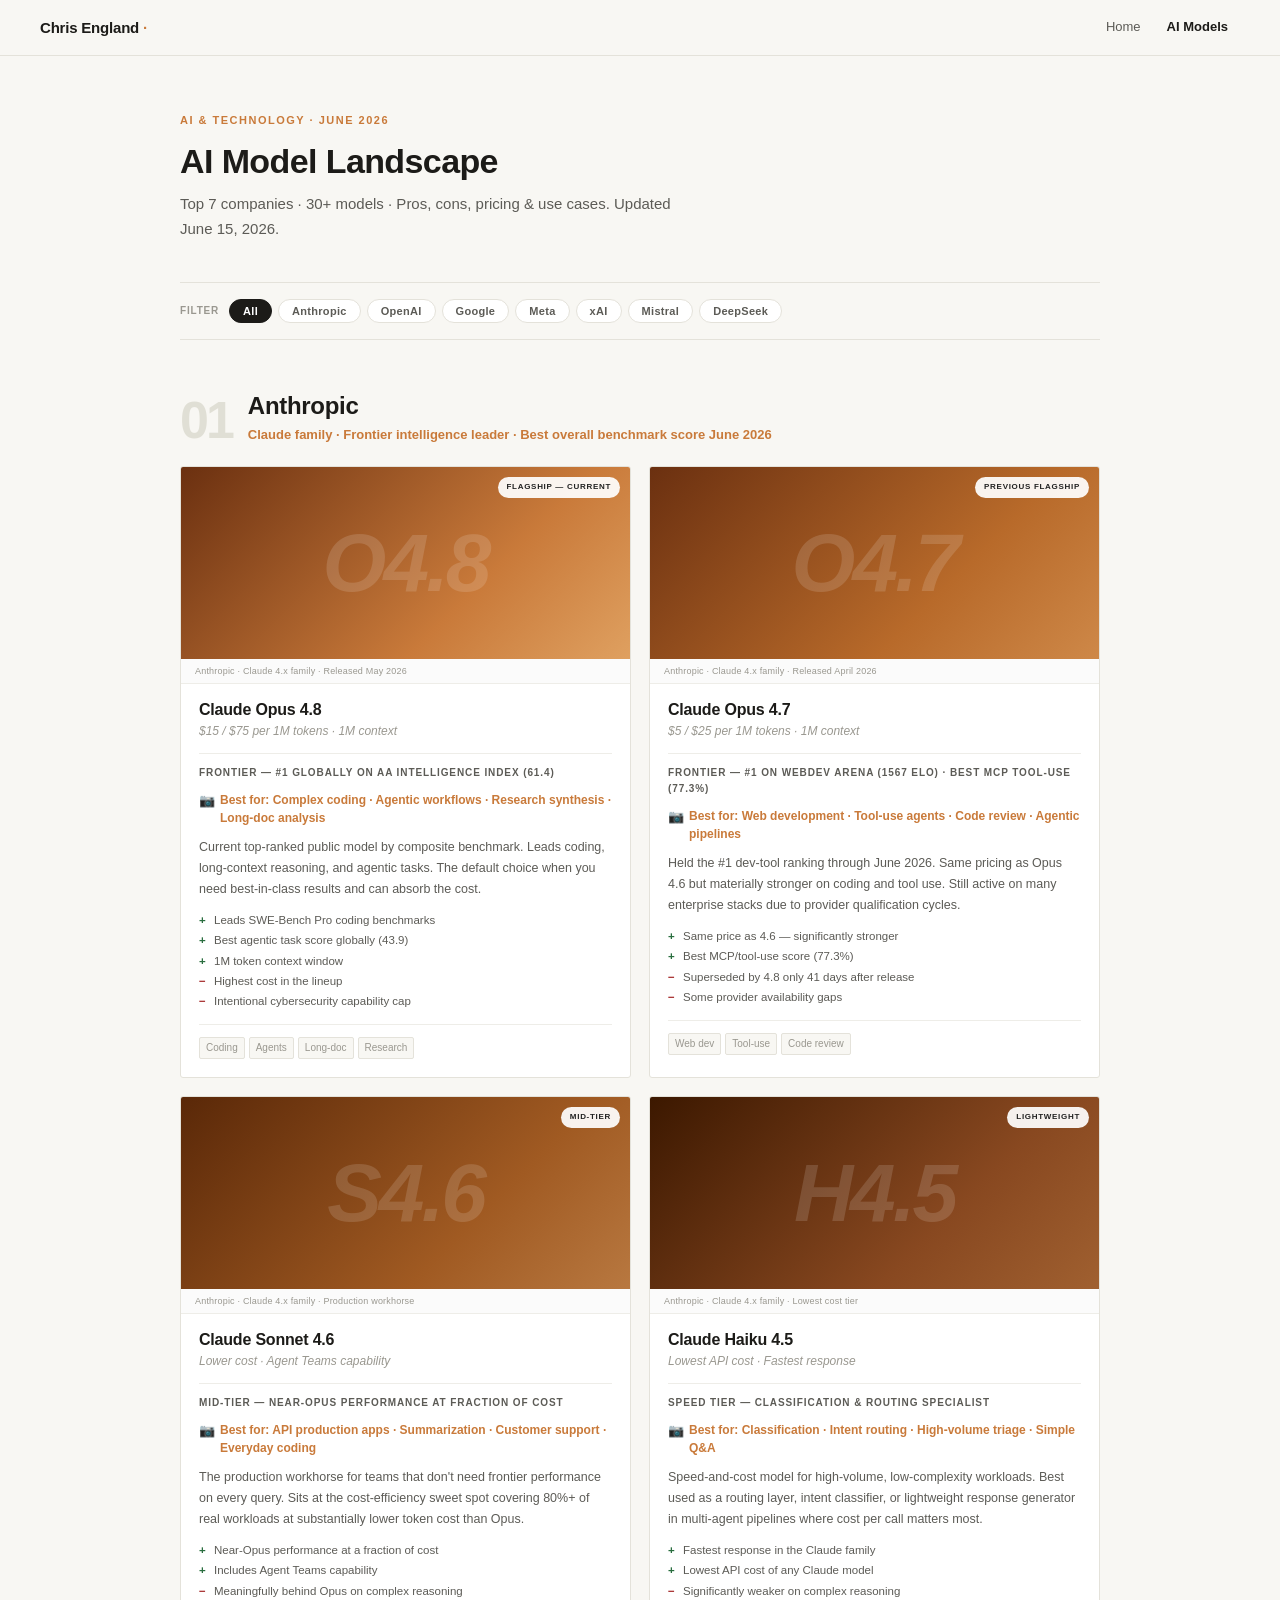
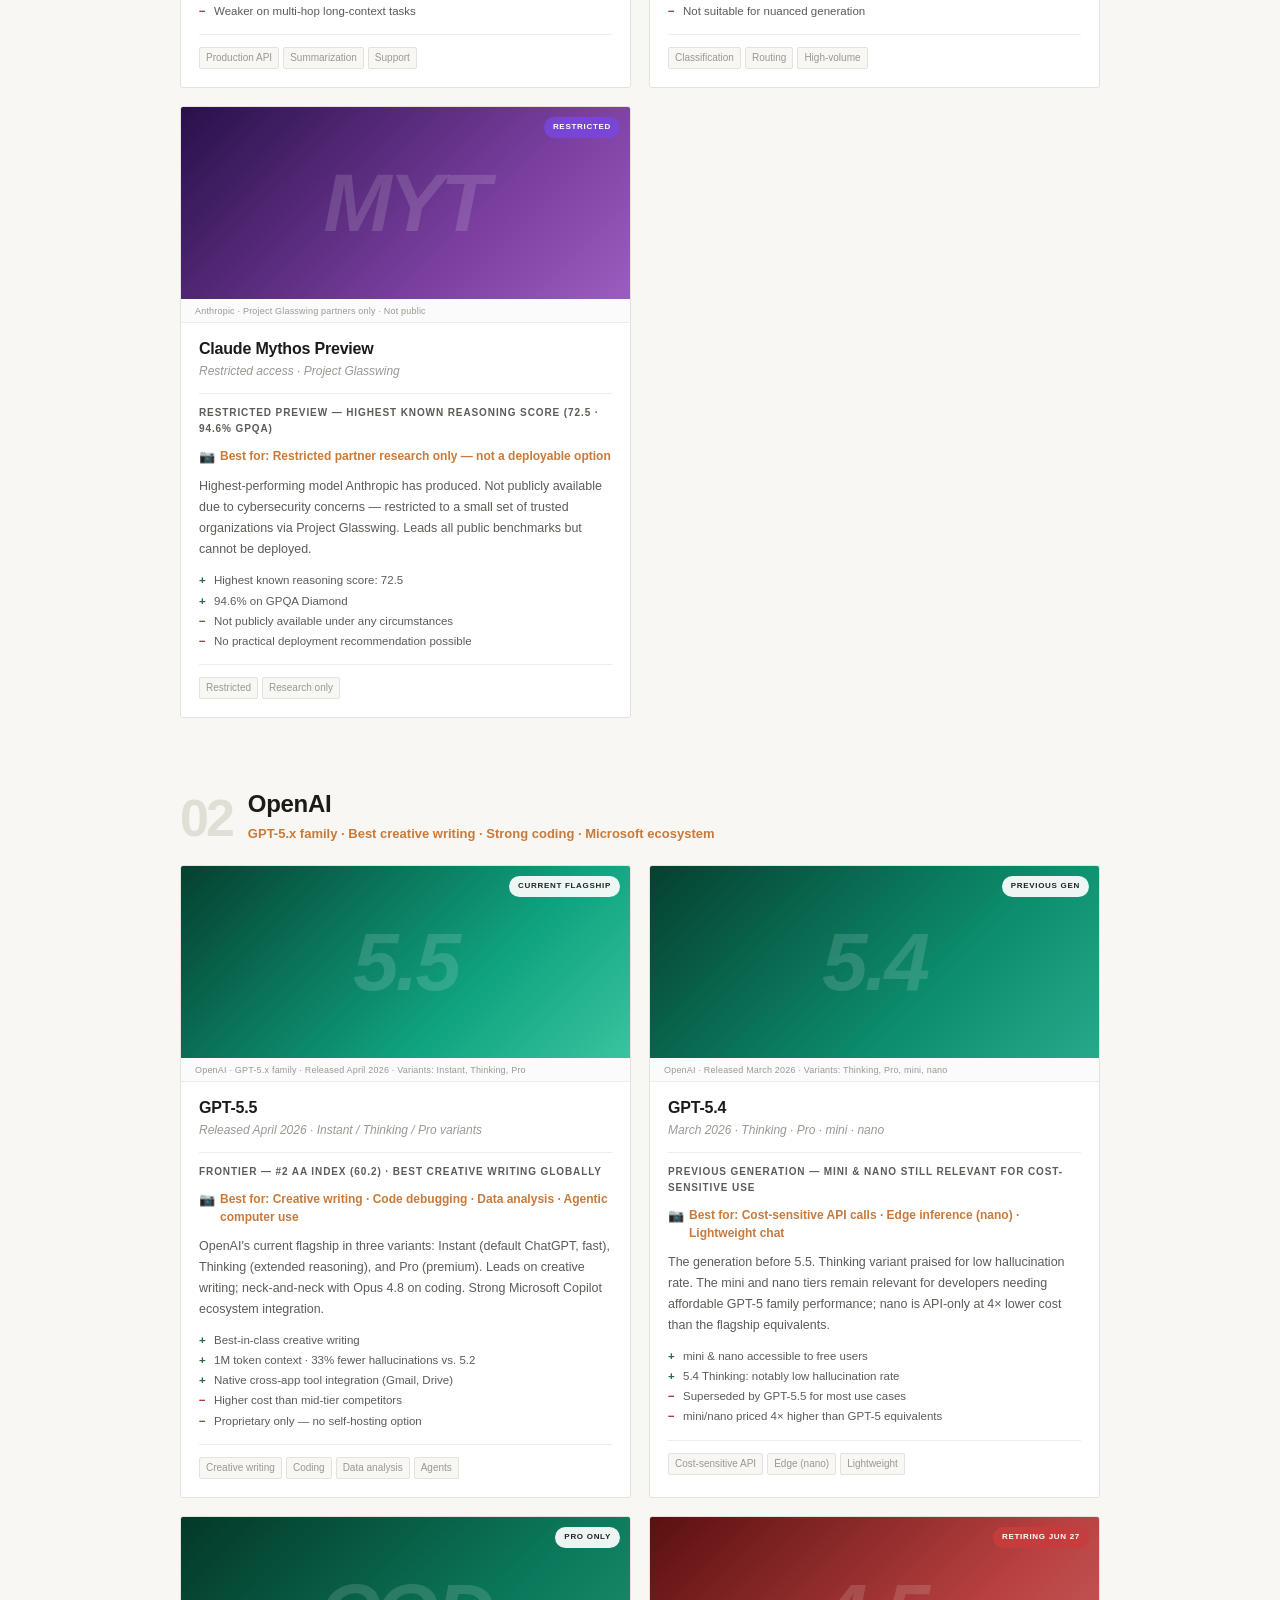
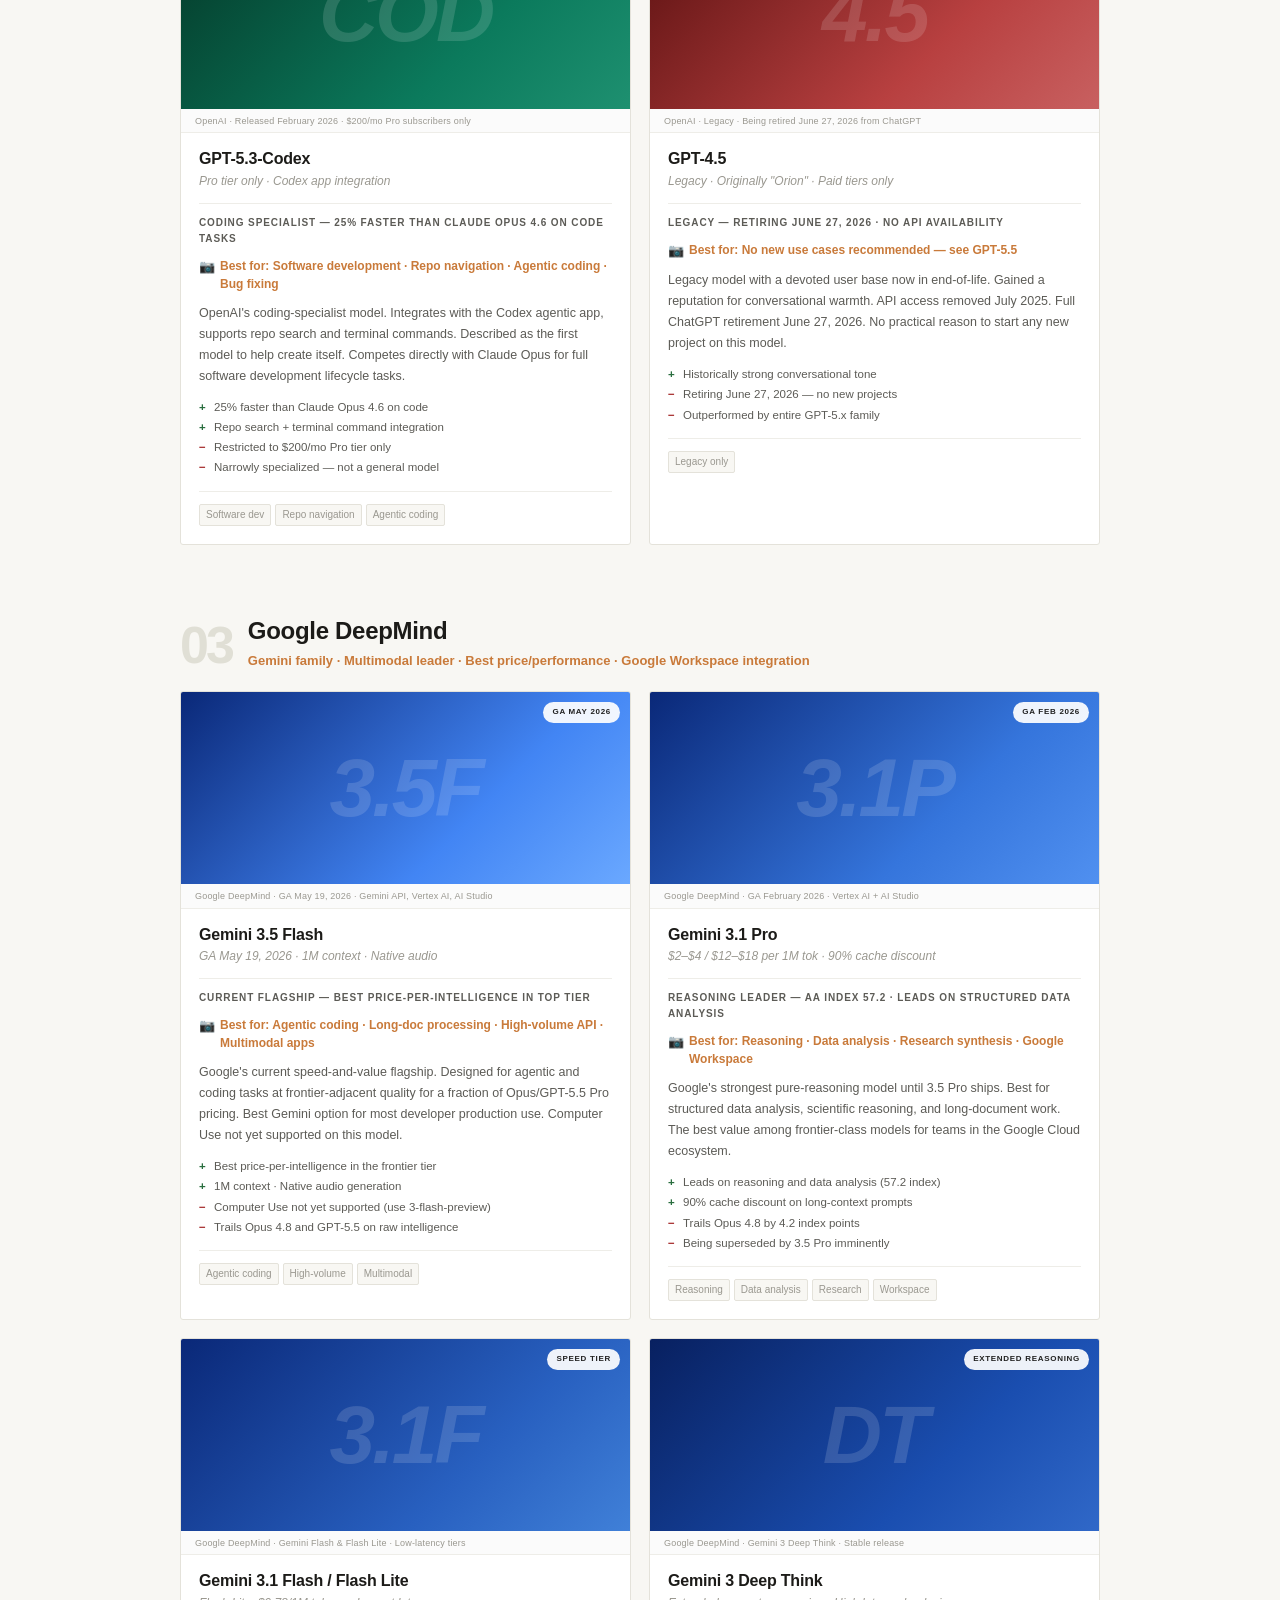
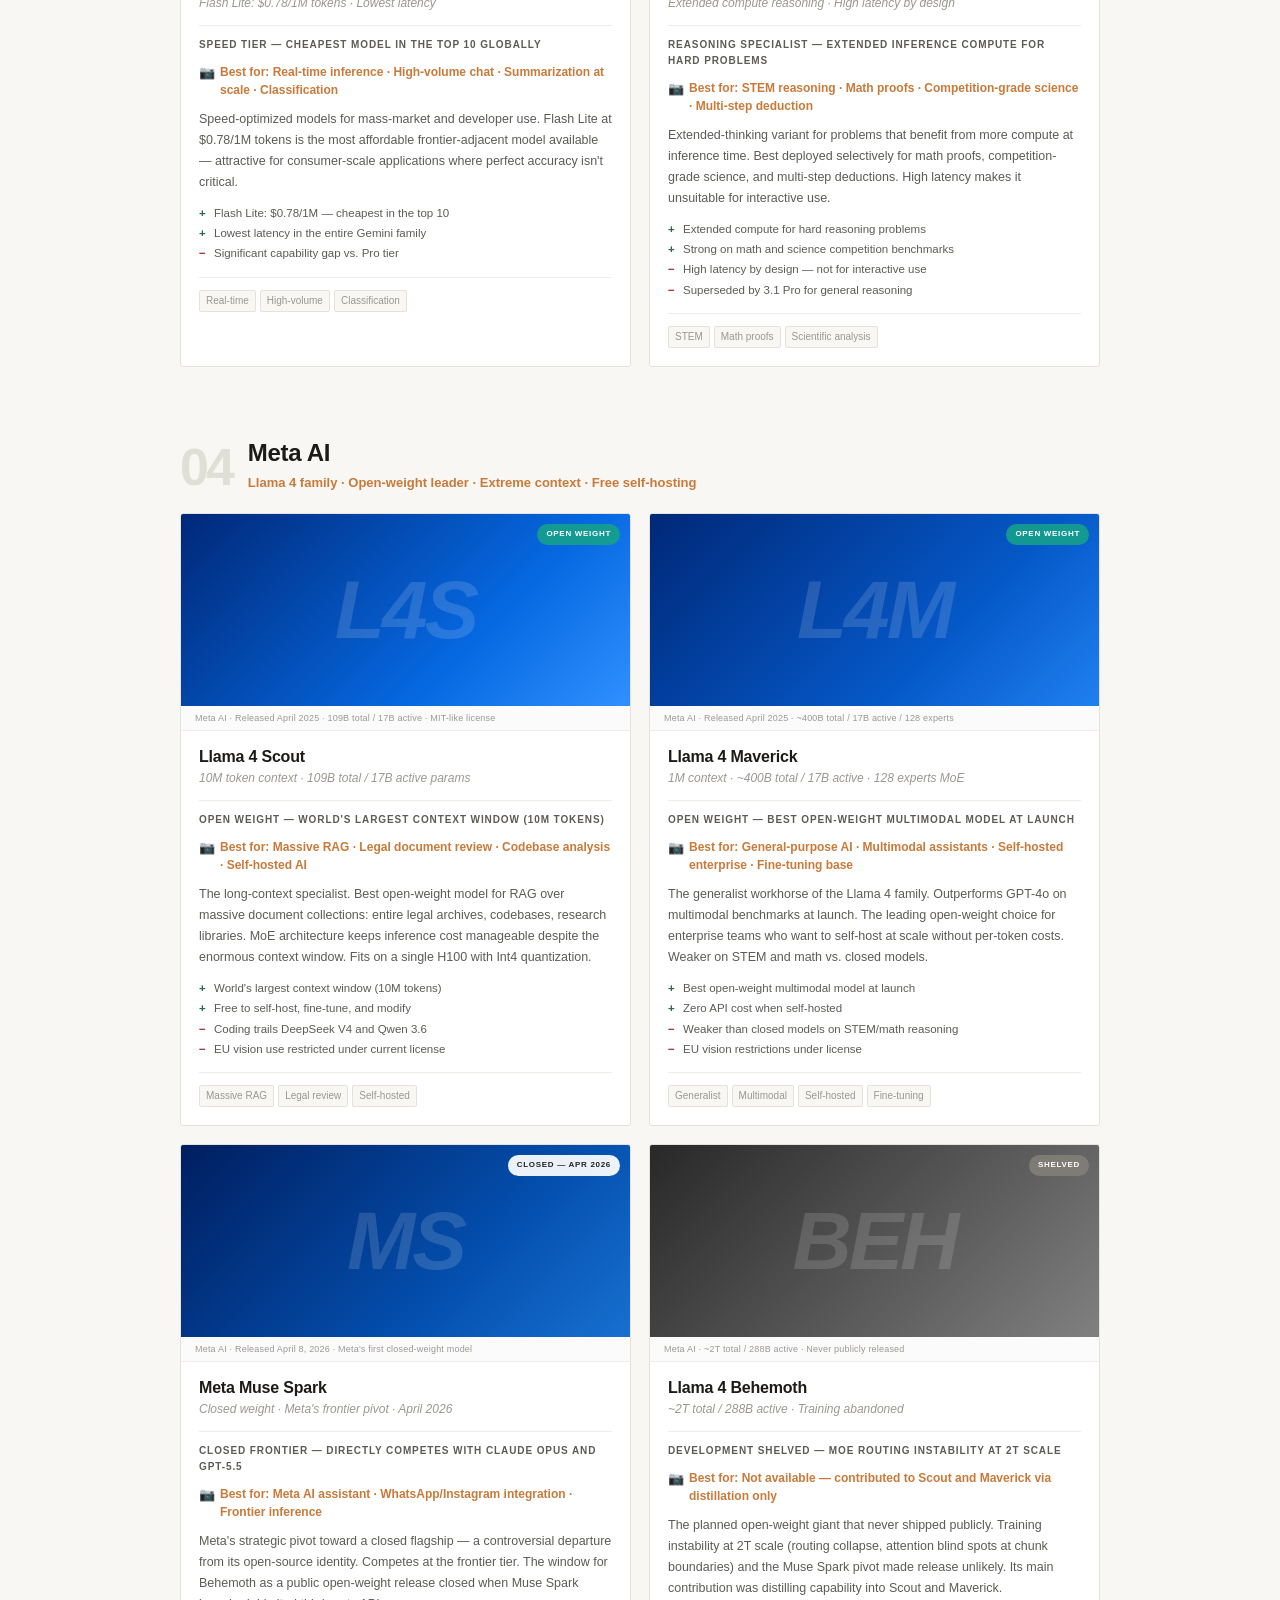
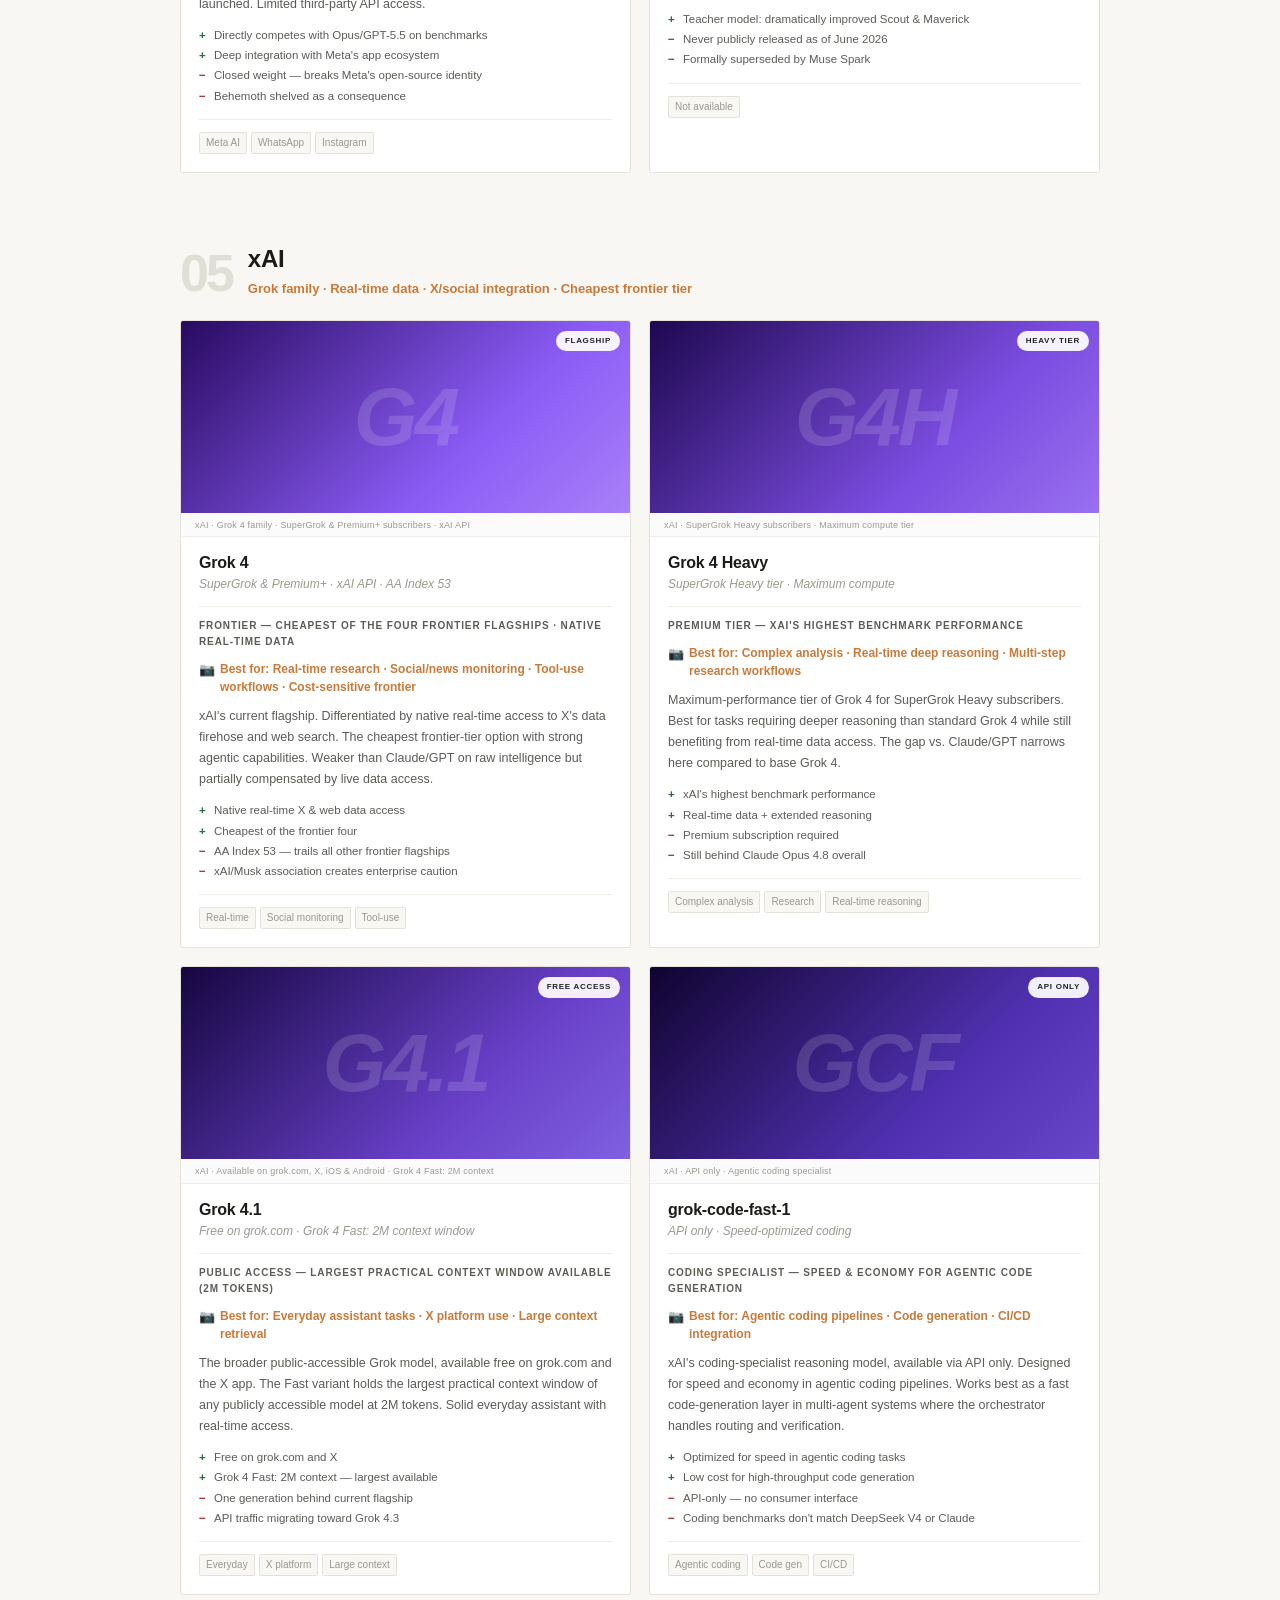
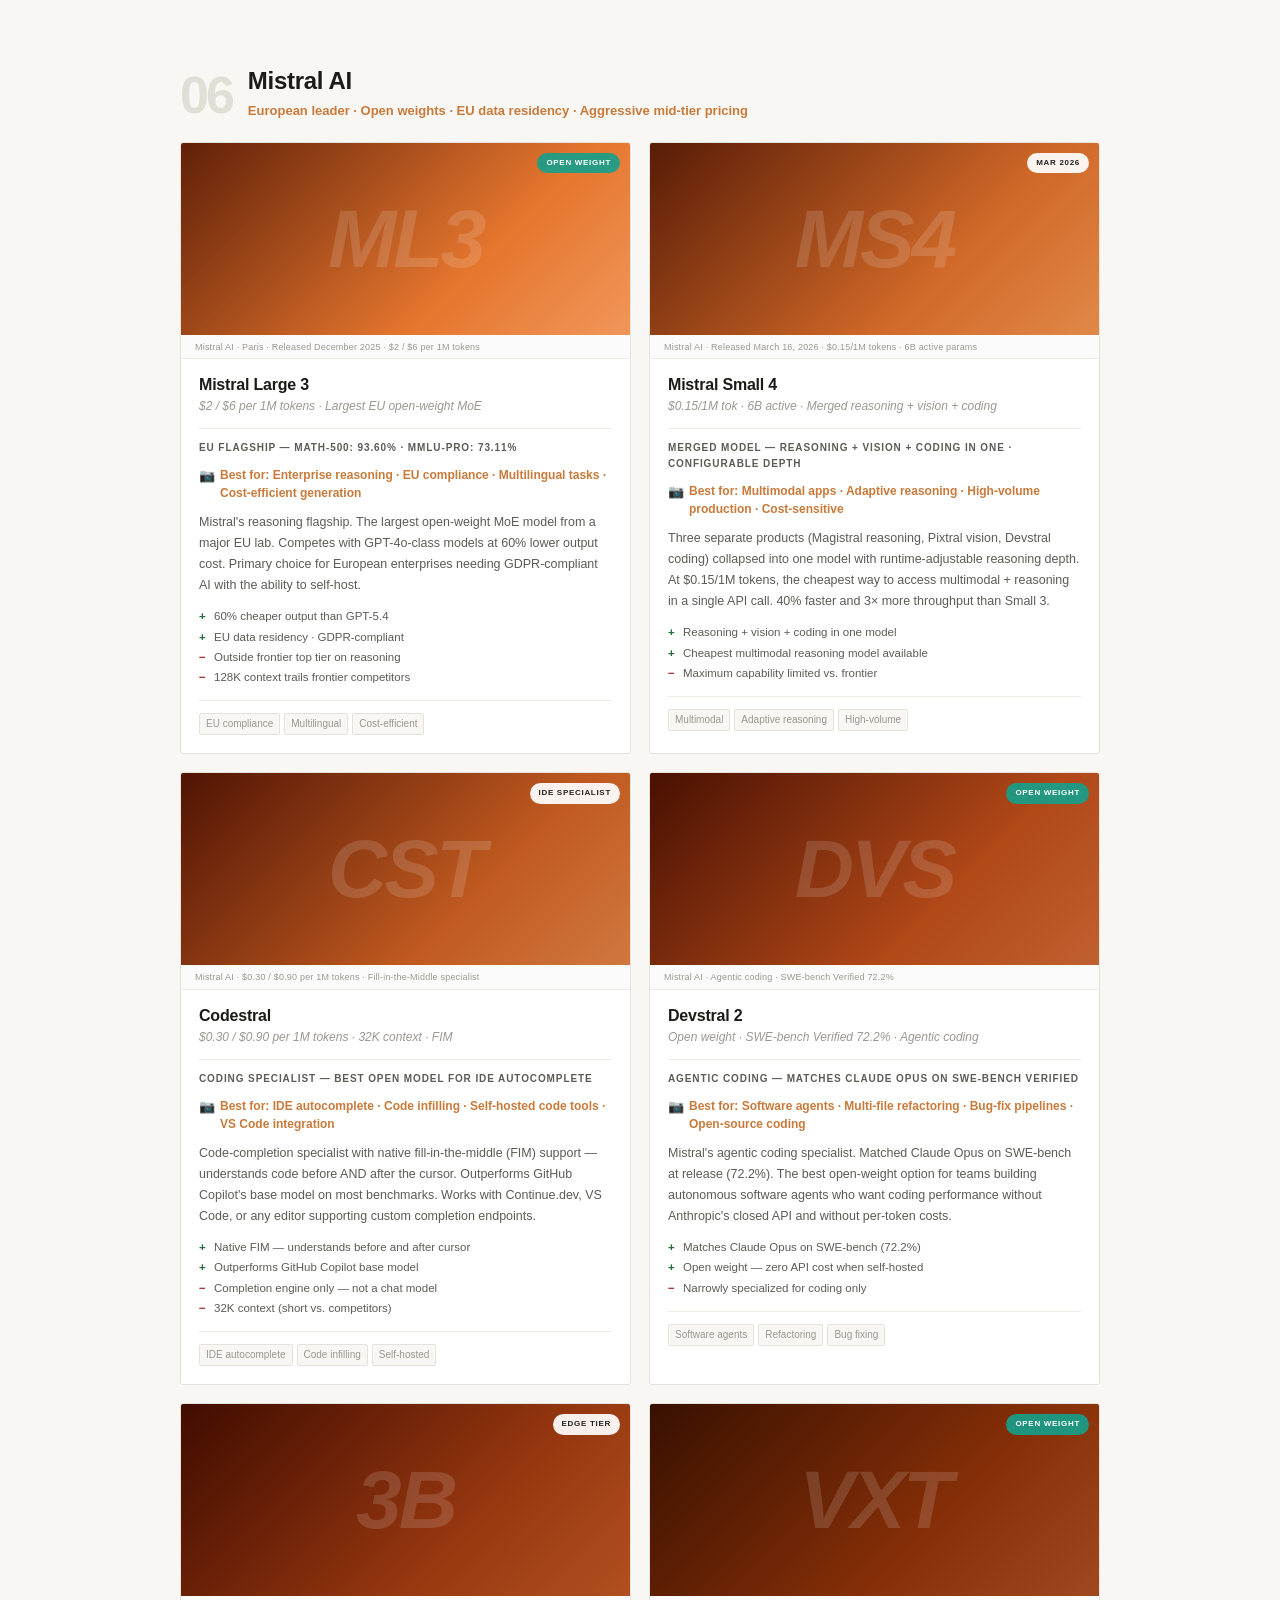
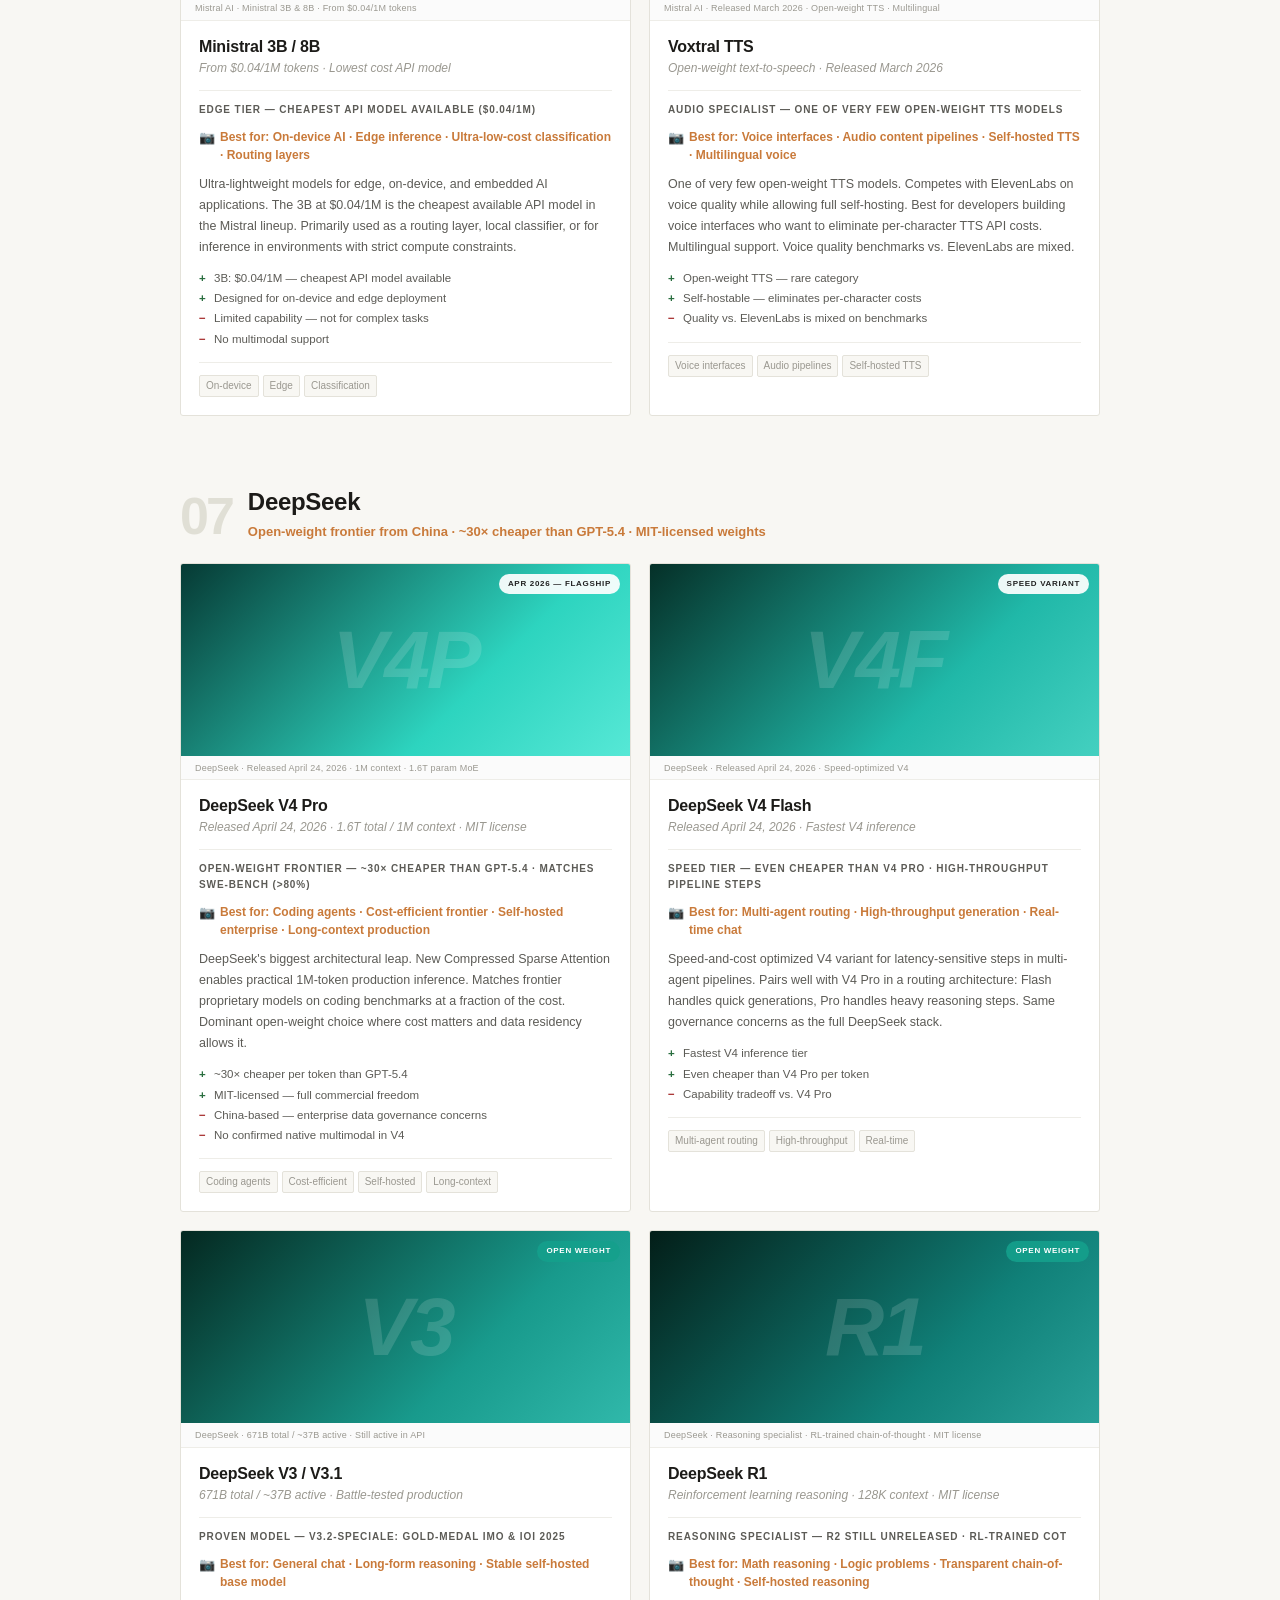
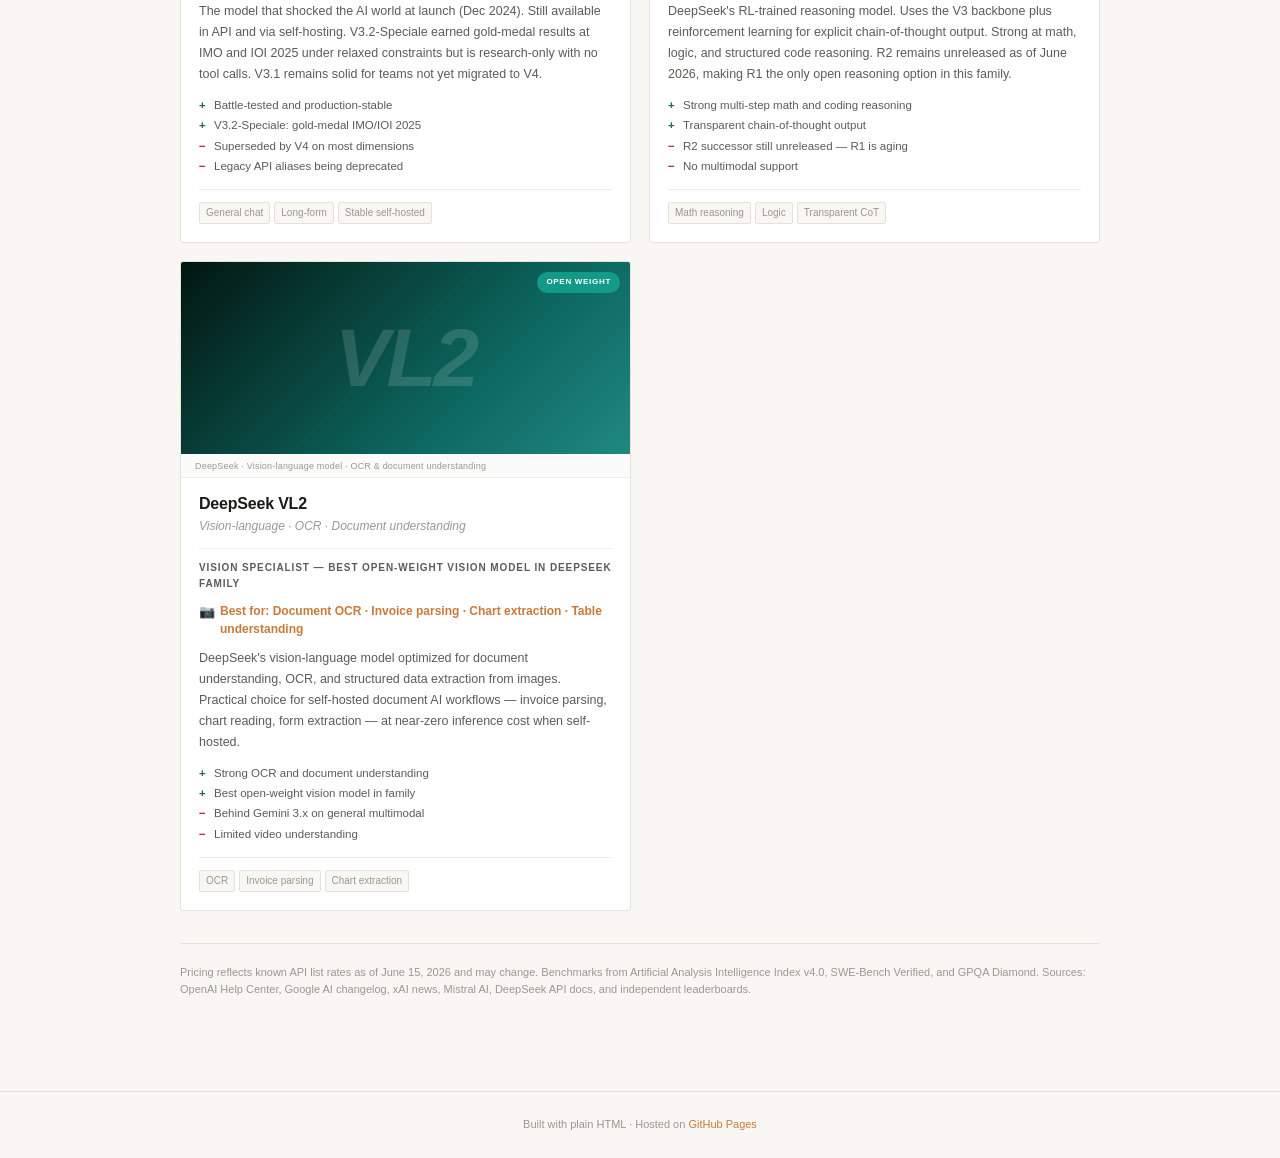
<file: ai-models.html>
<!DOCTYPE html>
<html lang="en">
<head>
  <meta charset="UTF-8">
  <meta name="viewport" content="width=device-width, initial-scale=1.0">
  <title>AI Model Comparison — June 2026</title>
  <meta name="description" content="Top 7 AI model companies ranked by current models, pros, cons, and use cases.">
  <link rel="stylesheet" href="style.css">
</head>
<body>

<!-- ── NAV ── -->
<nav>
  <a class="nav-brand" href="index.html">Chris England<span class="dot"> ·</span></a>
  <ul class="nav-links">
    <li><a href="index.html">Home</a></li>
    <li><a href="ai-models.html" class="active">AI Models</a></li>
  </ul>
</nav>

<div class="page-wrap">

  <!-- ── TITLE BLOCK ── -->
  <div class="page-title-block">
    <div class="page-eyebrow">AI & Technology · June 2026</div>
    <h1>AI Model Landscape</h1>
    <p>Top 7 companies · 30+ models · Pros, cons, pricing &amp; use cases. Updated June 15, 2026.</p>
  </div>

  <!-- ── FILTER BAR ── -->
  <div class="filter-bar">
    <span class="filter-label">Filter</span>
    <button class="chip active" data-co="all"       onclick="filterCo('all')">All</button>
    <button class="chip" data-co="anthropic"  onclick="filterCo('anthropic')">Anthropic</button>
    <button class="chip" data-co="openai"     onclick="filterCo('openai')">OpenAI</button>
    <button class="chip" data-co="google"     onclick="filterCo('google')">Google</button>
    <button class="chip" data-co="meta"       onclick="filterCo('meta')">Meta</button>
    <button class="chip" data-co="xai"        onclick="filterCo('xai')">xAI</button>
    <button class="chip" data-co="mistral"    onclick="filterCo('mistral')">Mistral</button>
    <button class="chip" data-co="deepseek"   onclick="filterCo('deepseek')">DeepSeek</button>
  </div>


  <!-- ══════════════════════════════════════════
       01 ANTHROPIC
       ══════════════════════════════════════════ -->
  <div class="stop-section" data-co="anthropic">
    <div class="stop-header">
      <div class="stop-num">01</div>
      <div class="stop-info">
        <h2>Anthropic</h2>
        <div class="stop-sub">Claude family · Frontier intelligence leader · Best overall benchmark score June 2026</div>
      </div>
    </div>
    <div class="card-grid">

      <div class="model-card" data-co="anthropic">
        <div class="card-photo">
          <div class="card-photo-bg" style="background: linear-gradient(135deg, #6B3010 0%, #C97A3A 65%, #DFA060 100%);"></div>
          <div class="card-photo-mark">O4.8</div>
          <span class="tier-badge">FLAGSHIP — CURRENT</span>
        </div>
        <div class="card-caption">Anthropic · Claude 4.x family · Released May 2026</div>
        <div class="card-body">
          <div class="species-name">Claude Opus 4.8</div>
          <div class="species-latin">$15 / $75 per 1M tokens · 1M context</div>
          <div class="conservation-status">Frontier — #1 globally on AA Intelligence Index (61.4)</div>
          <div class="lens-rec"><span class="lens-icon">📷</span>Best for: Complex coding · Agentic workflows · Research synthesis · Long-doc analysis</div>
          <div class="field-notes">Current top-ranked public model by composite benchmark. Leads coding, long-context reasoning, and agentic tasks. The default choice when you need best-in-class results and can absorb the cost.</div>
          <div class="pro-con">
            <div class="pro-item">Leads SWE-Bench Pro coding benchmarks</div>
            <div class="pro-item">Best agentic task score globally (43.9)</div>
            <div class="pro-item">1M token context window</div>
            <div class="con-item">Highest cost in the lineup</div>
            <div class="con-item">Intentional cybersecurity capability cap</div>
          </div>
          <div class="field-tags"><span class="tag">Coding</span><span class="tag">Agents</span><span class="tag">Long-doc</span><span class="tag">Research</span></div>
        </div>
      </div>

      <div class="model-card" data-co="anthropic">
        <div class="card-photo">
          <div class="card-photo-bg" style="background: linear-gradient(135deg, #6B3010 0%, #B86A2A 65%, #CE8848 100%);"></div>
          <div class="card-photo-mark">O4.7</div>
          <span class="tier-badge">PREVIOUS FLAGSHIP</span>
        </div>
        <div class="card-caption">Anthropic · Claude 4.x family · Released April 2026</div>
        <div class="card-body">
          <div class="species-name">Claude Opus 4.7</div>
          <div class="species-latin">$5 / $25 per 1M tokens · 1M context</div>
          <div class="conservation-status">Frontier — #1 on WebDev Arena (1567 Elo) · Best MCP tool-use (77.3%)</div>
          <div class="lens-rec"><span class="lens-icon">📷</span>Best for: Web development · Tool-use agents · Code review · Agentic pipelines</div>
          <div class="field-notes">Held the #1 dev-tool ranking through June 2026. Same pricing as Opus 4.6 but materially stronger on coding and tool use. Still active on many enterprise stacks due to provider qualification cycles.</div>
          <div class="pro-con">
            <div class="pro-item">Same price as 4.6 — significantly stronger</div>
            <div class="pro-item">Best MCP/tool-use score (77.3%)</div>
            <div class="con-item">Superseded by 4.8 only 41 days after release</div>
            <div class="con-item">Some provider availability gaps</div>
          </div>
          <div class="field-tags"><span class="tag">Web dev</span><span class="tag">Tool-use</span><span class="tag">Code review</span></div>
        </div>
      </div>

      <div class="model-card" data-co="anthropic">
        <div class="card-photo">
          <div class="card-photo-bg" style="background: linear-gradient(135deg, #5A2808 0%, #A05A22 65%, #B87840 100%);"></div>
          <div class="card-photo-mark">S4.6</div>
          <span class="tier-badge">MID-TIER</span>
        </div>
        <div class="card-caption">Anthropic · Claude 4.x family · Production workhorse</div>
        <div class="card-body">
          <div class="species-name">Claude Sonnet 4.6</div>
          <div class="species-latin">Lower cost · Agent Teams capability</div>
          <div class="conservation-status">Mid-Tier — Near-Opus performance at fraction of cost</div>
          <div class="lens-rec"><span class="lens-icon">📷</span>Best for: API production apps · Summarization · Customer support · Everyday coding</div>
          <div class="field-notes">The production workhorse for teams that don't need frontier performance on every query. Sits at the cost-efficiency sweet spot covering 80%+ of real workloads at substantially lower token cost than Opus.</div>
          <div class="pro-con">
            <div class="pro-item">Near-Opus performance at a fraction of cost</div>
            <div class="pro-item">Includes Agent Teams capability</div>
            <div class="con-item">Meaningfully behind Opus on complex reasoning</div>
            <div class="con-item">Weaker on multi-hop long-context tasks</div>
          </div>
          <div class="field-tags"><span class="tag">Production API</span><span class="tag">Summarization</span><span class="tag">Support</span></div>
        </div>
      </div>

      <div class="model-card" data-co="anthropic">
        <div class="card-photo">
          <div class="card-photo-bg" style="background: linear-gradient(135deg, #3C1800 0%, #884820 65%, #A06030 100%);"></div>
          <div class="card-photo-mark">H4.5</div>
          <span class="tier-badge">LIGHTWEIGHT</span>
        </div>
        <div class="card-caption">Anthropic · Claude 4.x family · Lowest cost tier</div>
        <div class="card-body">
          <div class="species-name">Claude Haiku 4.5</div>
          <div class="species-latin">Lowest API cost · Fastest response</div>
          <div class="conservation-status">Speed Tier — Classification &amp; routing specialist</div>
          <div class="lens-rec"><span class="lens-icon">📷</span>Best for: Classification · Intent routing · High-volume triage · Simple Q&amp;A</div>
          <div class="field-notes">Speed-and-cost model for high-volume, low-complexity workloads. Best used as a routing layer, intent classifier, or lightweight response generator in multi-agent pipelines where cost per call matters most.</div>
          <div class="pro-con">
            <div class="pro-item">Fastest response in the Claude family</div>
            <div class="pro-item">Lowest API cost of any Claude model</div>
            <div class="con-item">Significantly weaker on complex reasoning</div>
            <div class="con-item">Not suitable for nuanced generation</div>
          </div>
          <div class="field-tags"><span class="tag">Classification</span><span class="tag">Routing</span><span class="tag">High-volume</span></div>
        </div>
      </div>

      <div class="model-card" data-co="anthropic">
        <div class="card-photo">
          <div class="card-photo-bg" style="background: linear-gradient(135deg, #28104A 0%, #7B3FA0 65%, #9A5EC0 100%);"></div>
          <div class="card-photo-mark">MYT</div>
          <span class="tier-badge restricted">RESTRICTED</span>
        </div>
        <div class="card-caption">Anthropic · Project Glasswing partners only · Not public</div>
        <div class="card-body">
          <div class="species-name">Claude Mythos Preview</div>
          <div class="species-latin">Restricted access · Project Glasswing</div>
          <div class="conservation-status">Restricted Preview — Highest known reasoning score (72.5 · 94.6% GPQA)</div>
          <div class="lens-rec"><span class="lens-icon">📷</span>Best for: Restricted partner research only — not a deployable option</div>
          <div class="field-notes">Highest-performing model Anthropic has produced. Not publicly available due to cybersecurity concerns — restricted to a small set of trusted organizations via Project Glasswing. Leads all public benchmarks but cannot be deployed.</div>
          <div class="pro-con">
            <div class="pro-item">Highest known reasoning score: 72.5</div>
            <div class="pro-item">94.6% on GPQA Diamond</div>
            <div class="con-item">Not publicly available under any circumstances</div>
            <div class="con-item">No practical deployment recommendation possible</div>
          </div>
          <div class="field-tags"><span class="tag">Restricted</span><span class="tag">Research only</span></div>
        </div>
      </div>

    </div><!-- /card-grid -->
  </div><!-- /stop-section anthropic -->


  <!-- ══════════════════════════════════════════
       02 OPENAI
       ══════════════════════════════════════════ -->
  <div class="stop-section" data-co="openai">
    <div class="stop-header">
      <div class="stop-num">02</div>
      <div class="stop-info">
        <h2>OpenAI</h2>
        <div class="stop-sub">GPT-5.x family · Best creative writing · Strong coding · Microsoft ecosystem</div>
      </div>
    </div>
    <div class="card-grid">

      <div class="model-card" data-co="openai">
        <div class="card-photo">
          <div class="card-photo-bg" style="background: linear-gradient(135deg, #054030 0%, #10A37F 65%, #38C49E 100%);"></div>
          <div class="card-photo-mark">5.5</div>
          <span class="tier-badge">CURRENT FLAGSHIP</span>
        </div>
        <div class="card-caption">OpenAI · GPT-5.x family · Released April 2026 · Variants: Instant, Thinking, Pro</div>
        <div class="card-body">
          <div class="species-name">GPT-5.5</div>
          <div class="species-latin">Released April 2026 · Instant / Thinking / Pro variants</div>
          <div class="conservation-status">Frontier — #2 AA Index (60.2) · Best creative writing globally</div>
          <div class="lens-rec"><span class="lens-icon">📷</span>Best for: Creative writing · Code debugging · Data analysis · Agentic computer use</div>
          <div class="field-notes">OpenAI's current flagship in three variants: Instant (default ChatGPT, fast), Thinking (extended reasoning), and Pro (premium). Leads on creative writing; neck-and-neck with Opus 4.8 on coding. Strong Microsoft Copilot ecosystem integration.</div>
          <div class="pro-con">
            <div class="pro-item">Best-in-class creative writing</div>
            <div class="pro-item">1M token context · 33% fewer hallucinations vs. 5.2</div>
            <div class="pro-item">Native cross-app tool integration (Gmail, Drive)</div>
            <div class="con-item">Higher cost than mid-tier competitors</div>
            <div class="con-item">Proprietary only — no self-hosting option</div>
          </div>
          <div class="field-tags"><span class="tag">Creative writing</span><span class="tag">Coding</span><span class="tag">Data analysis</span><span class="tag">Agents</span></div>
        </div>
      </div>

      <div class="model-card" data-co="openai">
        <div class="card-photo">
          <div class="card-photo-bg" style="background: linear-gradient(135deg, #054030 0%, #0D8F6E 65%, #28A88A 100%);"></div>
          <div class="card-photo-mark">5.4</div>
          <span class="tier-badge">PREVIOUS GEN</span>
        </div>
        <div class="card-caption">OpenAI · Released March 2026 · Variants: Thinking, Pro, mini, nano</div>
        <div class="card-body">
          <div class="species-name">GPT-5.4</div>
          <div class="species-latin">March 2026 · Thinking · Pro · mini · nano</div>
          <div class="conservation-status">Previous Generation — mini &amp; nano still relevant for cost-sensitive use</div>
          <div class="lens-rec"><span class="lens-icon">📷</span>Best for: Cost-sensitive API calls · Edge inference (nano) · Lightweight chat</div>
          <div class="field-notes">The generation before 5.5. Thinking variant praised for low hallucination rate. The mini and nano tiers remain relevant for developers needing affordable GPT-5 family performance; nano is API-only at 4× lower cost than the flagship equivalents.</div>
          <div class="pro-con">
            <div class="pro-item">mini &amp; nano accessible to free users</div>
            <div class="pro-item">5.4 Thinking: notably low hallucination rate</div>
            <div class="con-item">Superseded by GPT-5.5 for most use cases</div>
            <div class="con-item">mini/nano priced 4× higher than GPT-5 equivalents</div>
          </div>
          <div class="field-tags"><span class="tag">Cost-sensitive API</span><span class="tag">Edge (nano)</span><span class="tag">Lightweight</span></div>
        </div>
      </div>

      <div class="model-card" data-co="openai">
        <div class="card-photo">
          <div class="card-photo-bg" style="background: linear-gradient(135deg, #043828 0%, #0B7A5C 65%, #1E9070 100%);"></div>
          <div class="card-photo-mark">COD</div>
          <span class="tier-badge">PRO ONLY</span>
        </div>
        <div class="card-caption">OpenAI · Released February 2026 · $200/mo Pro subscribers only</div>
        <div class="card-body">
          <div class="species-name">GPT-5.3-Codex</div>
          <div class="species-latin">Pro tier only · Codex app integration</div>
          <div class="conservation-status">Coding Specialist — 25% faster than Claude Opus 4.6 on code tasks</div>
          <div class="lens-rec"><span class="lens-icon">📷</span>Best for: Software development · Repo navigation · Agentic coding · Bug fixing</div>
          <div class="field-notes">OpenAI's coding-specialist model. Integrates with the Codex agentic app, supports repo search and terminal commands. Described as the first model to help create itself. Competes directly with Claude Opus for full software development lifecycle tasks.</div>
          <div class="pro-con">
            <div class="pro-item">25% faster than Claude Opus 4.6 on code</div>
            <div class="pro-item">Repo search + terminal command integration</div>
            <div class="con-item">Restricted to $200/mo Pro tier only</div>
            <div class="con-item">Narrowly specialized — not a general model</div>
          </div>
          <div class="field-tags"><span class="tag">Software dev</span><span class="tag">Repo navigation</span><span class="tag">Agentic coding</span></div>
        </div>
      </div>

      <div class="model-card" data-co="openai">
        <div class="card-photo">
          <div class="card-photo-bg" style="background: linear-gradient(135deg, #5A1010 0%, #B84040 65%, #C86060 100%);"></div>
          <div class="card-photo-mark">4.5</div>
          <span class="tier-badge retiring">RETIRING JUN 27</span>
        </div>
        <div class="card-caption">OpenAI · Legacy · Being retired June 27, 2026 from ChatGPT</div>
        <div class="card-body">
          <div class="species-name">GPT-4.5</div>
          <div class="species-latin">Legacy · Originally "Orion" · Paid tiers only</div>
          <div class="conservation-status">Legacy — Retiring June 27, 2026 · No API availability</div>
          <div class="lens-rec"><span class="lens-icon">📷</span>Best for: No new use cases recommended — see GPT-5.5</div>
          <div class="field-notes">Legacy model with a devoted user base now in end-of-life. Gained a reputation for conversational warmth. API access removed July 2025. Full ChatGPT retirement June 27, 2026. No practical reason to start any new project on this model.</div>
          <div class="pro-con">
            <div class="pro-item">Historically strong conversational tone</div>
            <div class="con-item">Retiring June 27, 2026 — no new projects</div>
            <div class="con-item">Outperformed by entire GPT-5.x family</div>
          </div>
          <div class="field-tags"><span class="tag">Legacy only</span></div>
        </div>
      </div>

    </div>
  </div><!-- /stop-section openai -->


  <!-- ══════════════════════════════════════════
       03 GOOGLE DEEPMIND
       ══════════════════════════════════════════ -->
  <div class="stop-section" data-co="google">
    <div class="stop-header">
      <div class="stop-num">03</div>
      <div class="stop-info">
        <h2>Google DeepMind</h2>
        <div class="stop-sub">Gemini family · Multimodal leader · Best price/performance · Google Workspace integration</div>
      </div>
    </div>
    <div class="card-grid">

      <div class="model-card" data-co="google">
        <div class="card-photo">
          <div class="card-photo-bg" style="background: linear-gradient(135deg, #0A2878 0%, #4285F4 65%, #6AA8FF 100%);"></div>
          <div class="card-photo-mark">3.5F</div>
          <span class="tier-badge">GA MAY 2026</span>
        </div>
        <div class="card-caption">Google DeepMind · GA May 19, 2026 · Gemini API, Vertex AI, AI Studio</div>
        <div class="card-body">
          <div class="species-name">Gemini 3.5 Flash</div>
          <div class="species-latin">GA May 19, 2026 · 1M context · Native audio</div>
          <div class="conservation-status">Current Flagship — Best price-per-intelligence in top tier</div>
          <div class="lens-rec"><span class="lens-icon">📷</span>Best for: Agentic coding · Long-doc processing · High-volume API · Multimodal apps</div>
          <div class="field-notes">Google's current speed-and-value flagship. Designed for agentic and coding tasks at frontier-adjacent quality for a fraction of Opus/GPT-5.5 Pro pricing. Best Gemini option for most developer production use. Computer Use not yet supported on this model.</div>
          <div class="pro-con">
            <div class="pro-item">Best price-per-intelligence in the frontier tier</div>
            <div class="pro-item">1M context · Native audio generation</div>
            <div class="con-item">Computer Use not yet supported (use 3-flash-preview)</div>
            <div class="con-item">Trails Opus 4.8 and GPT-5.5 on raw intelligence</div>
          </div>
          <div class="field-tags"><span class="tag">Agentic coding</span><span class="tag">High-volume</span><span class="tag">Multimodal</span></div>
        </div>
      </div>

      <div class="model-card" data-co="google">
        <div class="card-photo">
          <div class="card-photo-bg" style="background: linear-gradient(135deg, #0A2878 0%, #3575DC 65%, #5090F0 100%);"></div>
          <div class="card-photo-mark">3.1P</div>
          <span class="tier-badge">GA FEB 2026</span>
        </div>
        <div class="card-caption">Google DeepMind · GA February 2026 · Vertex AI + AI Studio</div>
        <div class="card-body">
          <div class="species-name">Gemini 3.1 Pro</div>
          <div class="species-latin">$2–$4 / $12–$18 per 1M tok · 90% cache discount</div>
          <div class="conservation-status">Reasoning Leader — AA Index 57.2 · Leads on structured data analysis</div>
          <div class="lens-rec"><span class="lens-icon">📷</span>Best for: Reasoning · Data analysis · Research synthesis · Google Workspace</div>
          <div class="field-notes">Google's strongest pure-reasoning model until 3.5 Pro ships. Best for structured data analysis, scientific reasoning, and long-document work. The best value among frontier-class models for teams in the Google Cloud ecosystem.</div>
          <div class="pro-con">
            <div class="pro-item">Leads on reasoning and data analysis (57.2 index)</div>
            <div class="pro-item">90% cache discount on long-context prompts</div>
            <div class="con-item">Trails Opus 4.8 by 4.2 index points</div>
            <div class="con-item">Being superseded by 3.5 Pro imminently</div>
          </div>
          <div class="field-tags"><span class="tag">Reasoning</span><span class="tag">Data analysis</span><span class="tag">Research</span><span class="tag">Workspace</span></div>
        </div>
      </div>

      <div class="model-card" data-co="google">
        <div class="card-photo">
          <div class="card-photo-bg" style="background: linear-gradient(135deg, #0A2878 0%, #2860C0 65%, #4080D8 100%);"></div>
          <div class="card-photo-mark">3.1F</div>
          <span class="tier-badge">SPEED TIER</span>
        </div>
        <div class="card-caption">Google DeepMind · Gemini Flash &amp; Flash Lite · Low-latency tiers</div>
        <div class="card-body">
          <div class="species-name">Gemini 3.1 Flash / Flash Lite</div>
          <div class="species-latin">Flash Lite: $0.78/1M tokens · Lowest latency</div>
          <div class="conservation-status">Speed Tier — Cheapest model in the top 10 globally</div>
          <div class="lens-rec"><span class="lens-icon">📷</span>Best for: Real-time inference · High-volume chat · Summarization at scale · Classification</div>
          <div class="field-notes">Speed-optimized models for mass-market and developer use. Flash Lite at $0.78/1M tokens is the most affordable frontier-adjacent model available — attractive for consumer-scale applications where perfect accuracy isn't critical.</div>
          <div class="pro-con">
            <div class="pro-item">Flash Lite: $0.78/1M — cheapest in the top 10</div>
            <div class="pro-item">Lowest latency in the entire Gemini family</div>
            <div class="con-item">Significant capability gap vs. Pro tier</div>
          </div>
          <div class="field-tags"><span class="tag">Real-time</span><span class="tag">High-volume</span><span class="tag">Classification</span></div>
        </div>
      </div>

      <div class="model-card" data-co="google">
        <div class="card-photo">
          <div class="card-photo-bg" style="background: linear-gradient(135deg, #082060 0%, #1A4EB0 65%, #3068C8 100%);"></div>
          <div class="card-photo-mark">DT</div>
          <span class="tier-badge">EXTENDED REASONING</span>
        </div>
        <div class="card-caption">Google DeepMind · Gemini 3 Deep Think · Stable release</div>
        <div class="card-body">
          <div class="species-name">Gemini 3 Deep Think</div>
          <div class="species-latin">Extended compute reasoning · High latency by design</div>
          <div class="conservation-status">Reasoning Specialist — Extended inference compute for hard problems</div>
          <div class="lens-rec"><span class="lens-icon">📷</span>Best for: STEM reasoning · Math proofs · Competition-grade science · Multi-step deduction</div>
          <div class="field-notes">Extended-thinking variant for problems that benefit from more compute at inference time. Best deployed selectively for math proofs, competition-grade science, and multi-step deductions. High latency makes it unsuitable for interactive use.</div>
          <div class="pro-con">
            <div class="pro-item">Extended compute for hard reasoning problems</div>
            <div class="pro-item">Strong on math and science competition benchmarks</div>
            <div class="con-item">High latency by design — not for interactive use</div>
            <div class="con-item">Superseded by 3.1 Pro for general reasoning</div>
          </div>
          <div class="field-tags"><span class="tag">STEM</span><span class="tag">Math proofs</span><span class="tag">Scientific analysis</span></div>
        </div>
      </div>

    </div>
  </div><!-- /stop-section google -->


  <!-- ══════════════════════════════════════════
       04 META AI
       ══════════════════════════════════════════ -->
  <div class="stop-section" data-co="meta">
    <div class="stop-header">
      <div class="stop-num">04</div>
      <div class="stop-info">
        <h2>Meta AI</h2>
        <div class="stop-sub">Llama 4 family · Open-weight leader · Extreme context · Free self-hosting</div>
      </div>
    </div>
    <div class="card-grid">

      <div class="model-card" data-co="meta">
        <div class="card-photo">
          <div class="card-photo-bg" style="background: linear-gradient(135deg, #002878 0%, #0668E1 65%, #3090FF 100%);"></div>
          <div class="card-photo-mark">L4S</div>
          <span class="tier-badge open-wt">OPEN WEIGHT</span>
        </div>
        <div class="card-caption">Meta AI · Released April 2025 · 109B total / 17B active · MIT-like license</div>
        <div class="card-body">
          <div class="species-name">Llama 4 Scout</div>
          <div class="species-latin">10M token context · 109B total / 17B active params</div>
          <div class="conservation-status">Open Weight — World's largest context window (10M tokens)</div>
          <div class="lens-rec"><span class="lens-icon">📷</span>Best for: Massive RAG · Legal document review · Codebase analysis · Self-hosted AI</div>
          <div class="field-notes">The long-context specialist. Best open-weight model for RAG over massive document collections: entire legal archives, codebases, research libraries. MoE architecture keeps inference cost manageable despite the enormous context window. Fits on a single H100 with Int4 quantization.</div>
          <div class="pro-con">
            <div class="pro-item">World's largest context window (10M tokens)</div>
            <div class="pro-item">Free to self-host, fine-tune, and modify</div>
            <div class="con-item">Coding trails DeepSeek V4 and Qwen 3.6</div>
            <div class="con-item">EU vision use restricted under current license</div>
          </div>
          <div class="field-tags"><span class="tag">Massive RAG</span><span class="tag">Legal review</span><span class="tag">Self-hosted</span></div>
        </div>
      </div>

      <div class="model-card" data-co="meta">
        <div class="card-photo">
          <div class="card-photo-bg" style="background: linear-gradient(135deg, #002878 0%, #0558C8 65%, #2080F0 100%);"></div>
          <div class="card-photo-mark">L4M</div>
          <span class="tier-badge open-wt">OPEN WEIGHT</span>
        </div>
        <div class="card-caption">Meta AI · Released April 2025 · ~400B total / 17B active / 128 experts</div>
        <div class="card-body">
          <div class="species-name">Llama 4 Maverick</div>
          <div class="species-latin">1M context · ~400B total / 17B active · 128 experts MoE</div>
          <div class="conservation-status">Open Weight — Best open-weight multimodal model at launch</div>
          <div class="lens-rec"><span class="lens-icon">📷</span>Best for: General-purpose AI · Multimodal assistants · Self-hosted enterprise · Fine-tuning base</div>
          <div class="field-notes">The generalist workhorse of the Llama 4 family. Outperforms GPT-4o on multimodal benchmarks at launch. The leading open-weight choice for enterprise teams who want to self-host at scale without per-token costs. Weaker on STEM and math vs. closed models.</div>
          <div class="pro-con">
            <div class="pro-item">Best open-weight multimodal model at launch</div>
            <div class="pro-item">Zero API cost when self-hosted</div>
            <div class="con-item">Weaker than closed models on STEM/math reasoning</div>
            <div class="con-item">EU vision restrictions under license</div>
          </div>
          <div class="field-tags"><span class="tag">Generalist</span><span class="tag">Multimodal</span><span class="tag">Self-hosted</span><span class="tag">Fine-tuning</span></div>
        </div>
      </div>

      <div class="model-card" data-co="meta">
        <div class="card-photo">
          <div class="card-photo-bg" style="background: linear-gradient(135deg, #001E60 0%, #0450B0 65%, #1870D0 100%);"></div>
          <div class="card-photo-mark">MS</div>
          <span class="tier-badge">CLOSED — APR 2026</span>
        </div>
        <div class="card-caption">Meta AI · Released April 8, 2026 · Meta's first closed-weight model</div>
        <div class="card-body">
          <div class="species-name">Meta Muse Spark</div>
          <div class="species-latin">Closed weight · Meta's frontier pivot · April 2026</div>
          <div class="conservation-status">Closed Frontier — Directly competes with Claude Opus and GPT-5.5</div>
          <div class="lens-rec"><span class="lens-icon">📷</span>Best for: Meta AI assistant · WhatsApp/Instagram integration · Frontier inference</div>
          <div class="field-notes">Meta's strategic pivot toward a closed flagship — a controversial departure from its open-source identity. Competes at the frontier tier. The window for Behemoth as a public open-weight release closed when Muse Spark launched. Limited third-party API access.</div>
          <div class="pro-con">
            <div class="pro-item">Directly competes with Opus/GPT-5.5 on benchmarks</div>
            <div class="pro-item">Deep integration with Meta's app ecosystem</div>
            <div class="con-item">Closed weight — breaks Meta's open-source identity</div>
            <div class="con-item">Behemoth shelved as a consequence</div>
          </div>
          <div class="field-tags"><span class="tag">Meta AI</span><span class="tag">WhatsApp</span><span class="tag">Instagram</span></div>
        </div>
      </div>

      <div class="model-card" data-co="meta">
        <div class="card-photo">
          <div class="card-photo-bg" style="background: linear-gradient(135deg, #282828 0%, #606060 65%, #808080 100%);"></div>
          <div class="card-photo-mark">BEH</div>
          <span class="tier-badge shelved">SHELVED</span>
        </div>
        <div class="card-caption">Meta AI · ~2T total / 288B active · Never publicly released</div>
        <div class="card-body">
          <div class="species-name">Llama 4 Behemoth</div>
          <div class="species-latin">~2T total / 288B active · Training abandoned</div>
          <div class="conservation-status">Development Shelved — MoE routing instability at 2T scale</div>
          <div class="lens-rec"><span class="lens-icon">📷</span>Best for: Not available — contributed to Scout and Maverick via distillation only</div>
          <div class="field-notes">The planned open-weight giant that never shipped publicly. Training instability at 2T scale (routing collapse, attention blind spots at chunk boundaries) and the Muse Spark pivot made release unlikely. Its main contribution was distilling capability into Scout and Maverick.</div>
          <div class="pro-con">
            <div class="pro-item">Teacher model: dramatically improved Scout &amp; Maverick</div>
            <div class="con-item">Never publicly released as of June 2026</div>
            <div class="con-item">Formally superseded by Muse Spark</div>
          </div>
          <div class="field-tags"><span class="tag">Not available</span></div>
        </div>
      </div>

    </div>
  </div><!-- /stop-section meta -->


  <!-- ══════════════════════════════════════════
       05 XAI
       ══════════════════════════════════════════ -->
  <div class="stop-section" data-co="xai">
    <div class="stop-header">
      <div class="stop-num">05</div>
      <div class="stop-info">
        <h2>xAI</h2>
        <div class="stop-sub">Grok family · Real-time data · X/social integration · Cheapest frontier tier</div>
      </div>
    </div>
    <div class="card-grid">

      <div class="model-card" data-co="xai">
        <div class="card-photo">
          <div class="card-photo-bg" style="background: linear-gradient(135deg, #280A60 0%, #8B5CF6 65%, #A880F8 100%);"></div>
          <div class="card-photo-mark">G4</div>
          <span class="tier-badge">FLAGSHIP</span>
        </div>
        <div class="card-caption">xAI · Grok 4 family · SuperGrok &amp; Premium+ subscribers · xAI API</div>
        <div class="card-body">
          <div class="species-name">Grok 4</div>
          <div class="species-latin">SuperGrok &amp; Premium+ · xAI API · AA Index 53</div>
          <div class="conservation-status">Frontier — Cheapest of the four frontier flagships · Native real-time data</div>
          <div class="lens-rec"><span class="lens-icon">📷</span>Best for: Real-time research · Social/news monitoring · Tool-use workflows · Cost-sensitive frontier</div>
          <div class="field-notes">xAI's current flagship. Differentiated by native real-time access to X's data firehose and web search. The cheapest frontier-tier option with strong agentic capabilities. Weaker than Claude/GPT on raw intelligence but partially compensated by live data access.</div>
          <div class="pro-con">
            <div class="pro-item">Native real-time X &amp; web data access</div>
            <div class="pro-item">Cheapest of the frontier four</div>
            <div class="con-item">AA Index 53 — trails all other frontier flagships</div>
            <div class="con-item">xAI/Musk association creates enterprise caution</div>
          </div>
          <div class="field-tags"><span class="tag">Real-time</span><span class="tag">Social monitoring</span><span class="tag">Tool-use</span></div>
        </div>
      </div>

      <div class="model-card" data-co="xai">
        <div class="card-photo">
          <div class="card-photo-bg" style="background: linear-gradient(135deg, #1E0850 0%, #7B4CE0 65%, #9870F0 100%);"></div>
          <div class="card-photo-mark">G4H</div>
          <span class="tier-badge">HEAVY TIER</span>
        </div>
        <div class="card-caption">xAI · SuperGrok Heavy subscribers · Maximum compute tier</div>
        <div class="card-body">
          <div class="species-name">Grok 4 Heavy</div>
          <div class="species-latin">SuperGrok Heavy tier · Maximum compute</div>
          <div class="conservation-status">Premium Tier — xAI's highest benchmark performance</div>
          <div class="lens-rec"><span class="lens-icon">📷</span>Best for: Complex analysis · Real-time deep reasoning · Multi-step research workflows</div>
          <div class="field-notes">Maximum-performance tier of Grok 4 for SuperGrok Heavy subscribers. Best for tasks requiring deeper reasoning than standard Grok 4 while still benefiting from real-time data access. The gap vs. Claude/GPT narrows here compared to base Grok 4.</div>
          <div class="pro-con">
            <div class="pro-item">xAI's highest benchmark performance</div>
            <div class="pro-item">Real-time data + extended reasoning</div>
            <div class="con-item">Premium subscription required</div>
            <div class="con-item">Still behind Claude Opus 4.8 overall</div>
          </div>
          <div class="field-tags"><span class="tag">Complex analysis</span><span class="tag">Research</span><span class="tag">Real-time reasoning</span></div>
        </div>
      </div>

      <div class="model-card" data-co="xai">
        <div class="card-photo">
          <div class="card-photo-bg" style="background: linear-gradient(135deg, #160640 0%, #6840C8 65%, #8060E0 100%);"></div>
          <div class="card-photo-mark">G4.1</div>
          <span class="tier-badge">FREE ACCESS</span>
        </div>
        <div class="card-caption">xAI · Available on grok.com, X, iOS &amp; Android · Grok 4 Fast: 2M context</div>
        <div class="card-body">
          <div class="species-name">Grok 4.1</div>
          <div class="species-latin">Free on grok.com · Grok 4 Fast: 2M context window</div>
          <div class="conservation-status">Public Access — Largest practical context window available (2M tokens)</div>
          <div class="lens-rec"><span class="lens-icon">📷</span>Best for: Everyday assistant tasks · X platform use · Large context retrieval</div>
          <div class="field-notes">The broader public-accessible Grok model, available free on grok.com and the X app. The Fast variant holds the largest practical context window of any publicly accessible model at 2M tokens. Solid everyday assistant with real-time access.</div>
          <div class="pro-con">
            <div class="pro-item">Free on grok.com and X</div>
            <div class="pro-item">Grok 4 Fast: 2M context — largest available</div>
            <div class="con-item">One generation behind current flagship</div>
            <div class="con-item">API traffic migrating toward Grok 4.3</div>
          </div>
          <div class="field-tags"><span class="tag">Everyday</span><span class="tag">X platform</span><span class="tag">Large context</span></div>
        </div>
      </div>

      <div class="model-card" data-co="xai">
        <div class="card-photo">
          <div class="card-photo-bg" style="background: linear-gradient(135deg, #100430 0%, #5030B0 65%, #6848C8 100%);"></div>
          <div class="card-photo-mark">GCF</div>
          <span class="tier-badge">API ONLY</span>
        </div>
        <div class="card-caption">xAI · API only · Agentic coding specialist</div>
        <div class="card-body">
          <div class="species-name">grok-code-fast-1</div>
          <div class="species-latin">API only · Speed-optimized coding</div>
          <div class="conservation-status">Coding Specialist — Speed &amp; economy for agentic code generation</div>
          <div class="lens-rec"><span class="lens-icon">📷</span>Best for: Agentic coding pipelines · Code generation · CI/CD integration</div>
          <div class="field-notes">xAI's coding-specialist reasoning model, available via API only. Designed for speed and economy in agentic coding pipelines. Works best as a fast code-generation layer in multi-agent systems where the orchestrator handles routing and verification.</div>
          <div class="pro-con">
            <div class="pro-item">Optimized for speed in agentic coding tasks</div>
            <div class="pro-item">Low cost for high-throughput code generation</div>
            <div class="con-item">API-only — no consumer interface</div>
            <div class="con-item">Coding benchmarks don't match DeepSeek V4 or Claude</div>
          </div>
          <div class="field-tags"><span class="tag">Agentic coding</span><span class="tag">Code gen</span><span class="tag">CI/CD</span></div>
        </div>
      </div>

    </div>
  </div><!-- /stop-section xai -->


  <!-- ══════════════════════════════════════════
       06 MISTRAL AI
       ══════════════════════════════════════════ -->
  <div class="stop-section" data-co="mistral">
    <div class="stop-header">
      <div class="stop-num">06</div>
      <div class="stop-info">
        <h2>Mistral AI</h2>
        <div class="stop-sub">European leader · Open weights · EU data residency · Aggressive mid-tier pricing</div>
      </div>
    </div>
    <div class="card-grid">

      <div class="model-card" data-co="mistral">
        <div class="card-photo">
          <div class="card-photo-bg" style="background: linear-gradient(135deg, #602008 0%, #E5762E 65%, #F0965A 100%);"></div>
          <div class="card-photo-mark">ML3</div>
          <span class="tier-badge open-wt">OPEN WEIGHT</span>
        </div>
        <div class="card-caption">Mistral AI · Paris · Released December 2025 · $2 / $6 per 1M tokens</div>
        <div class="card-body">
          <div class="species-name">Mistral Large 3</div>
          <div class="species-latin">$2 / $6 per 1M tokens · Largest EU open-weight MoE</div>
          <div class="conservation-status">EU Flagship — MATH-500: 93.60% · MMLU-Pro: 73.11%</div>
          <div class="lens-rec"><span class="lens-icon">📷</span>Best for: Enterprise reasoning · EU compliance · Multilingual tasks · Cost-efficient generation</div>
          <div class="field-notes">Mistral's reasoning flagship. The largest open-weight MoE model from a major EU lab. Competes with GPT-4o-class models at 60% lower output cost. Primary choice for European enterprises needing GDPR-compliant AI with the ability to self-host.</div>
          <div class="pro-con">
            <div class="pro-item">60% cheaper output than GPT-5.4</div>
            <div class="pro-item">EU data residency · GDPR-compliant</div>
            <div class="con-item">Outside frontier top tier on reasoning</div>
            <div class="con-item">128K context trails frontier competitors</div>
          </div>
          <div class="field-tags"><span class="tag">EU compliance</span><span class="tag">Multilingual</span><span class="tag">Cost-efficient</span></div>
        </div>
      </div>

      <div class="model-card" data-co="mistral">
        <div class="card-photo">
          <div class="card-photo-bg" style="background: linear-gradient(135deg, #581C06 0%, #D06828 65%, #E08848 100%);"></div>
          <div class="card-photo-mark">MS4</div>
          <span class="tier-badge">MAR 2026</span>
        </div>
        <div class="card-caption">Mistral AI · Released March 16, 2026 · $0.15/1M tokens · 6B active params</div>
        <div class="card-body">
          <div class="species-name">Mistral Small 4</div>
          <div class="species-latin">$0.15/1M tok · 6B active · Merged reasoning + vision + coding</div>
          <div class="conservation-status">Merged Model — Reasoning + vision + coding in one · Configurable depth</div>
          <div class="lens-rec"><span class="lens-icon">📷</span>Best for: Multimodal apps · Adaptive reasoning · High-volume production · Cost-sensitive</div>
          <div class="field-notes">Three separate products (Magistral reasoning, Pixtral vision, Devstral coding) collapsed into one model with runtime-adjustable reasoning depth. At $0.15/1M tokens, the cheapest way to access multimodal + reasoning in a single API call. 40% faster and 3× more throughput than Small 3.</div>
          <div class="pro-con">
            <div class="pro-item">Reasoning + vision + coding in one model</div>
            <div class="pro-item">Cheapest multimodal reasoning model available</div>
            <div class="con-item">Maximum capability limited vs. frontier</div>
          </div>
          <div class="field-tags"><span class="tag">Multimodal</span><span class="tag">Adaptive reasoning</span><span class="tag">High-volume</span></div>
        </div>
      </div>

      <div class="model-card" data-co="mistral">
        <div class="card-photo">
          <div class="card-photo-bg" style="background: linear-gradient(135deg, #501404 0%, #C05A20 65%, #D07840 100%);"></div>
          <div class="card-photo-mark">CST</div>
          <span class="tier-badge">IDE SPECIALIST</span>
        </div>
        <div class="card-caption">Mistral AI · $0.30 / $0.90 per 1M tokens · Fill-in-the-Middle specialist</div>
        <div class="card-body">
          <div class="species-name">Codestral</div>
          <div class="species-latin">$0.30 / $0.90 per 1M tokens · 32K context · FIM</div>
          <div class="conservation-status">Coding Specialist — Best open model for IDE autocomplete</div>
          <div class="lens-rec"><span class="lens-icon">📷</span>Best for: IDE autocomplete · Code infilling · Self-hosted code tools · VS Code integration</div>
          <div class="field-notes">Code-completion specialist with native fill-in-the-middle (FIM) support — understands code before AND after the cursor. Outperforms GitHub Copilot's base model on most benchmarks. Works with Continue.dev, VS Code, or any editor supporting custom completion endpoints.</div>
          <div class="pro-con">
            <div class="pro-item">Native FIM — understands before and after cursor</div>
            <div class="pro-item">Outperforms GitHub Copilot base model</div>
            <div class="con-item">Completion engine only — not a chat model</div>
            <div class="con-item">32K context (short vs. competitors)</div>
          </div>
          <div class="field-tags"><span class="tag">IDE autocomplete</span><span class="tag">Code infilling</span><span class="tag">Self-hosted</span></div>
        </div>
      </div>

      <div class="model-card" data-co="mistral">
        <div class="card-photo">
          <div class="card-photo-bg" style="background: linear-gradient(135deg, #481002 0%, #B04818 65%, #C06030 100%);"></div>
          <div class="card-photo-mark">DVS</div>
          <span class="tier-badge open-wt">OPEN WEIGHT</span>
        </div>
        <div class="card-caption">Mistral AI · Agentic coding · SWE-bench Verified 72.2%</div>
        <div class="card-body">
          <div class="species-name">Devstral 2</div>
          <div class="species-latin">Open weight · SWE-bench Verified 72.2% · Agentic coding</div>
          <div class="conservation-status">Agentic Coding — Matches Claude Opus on SWE-bench Verified</div>
          <div class="lens-rec"><span class="lens-icon">📷</span>Best for: Software agents · Multi-file refactoring · Bug-fix pipelines · Open-source coding</div>
          <div class="field-notes">Mistral's agentic coding specialist. Matched Claude Opus on SWE-bench at release (72.2%). The best open-weight option for teams building autonomous software agents who want coding performance without Anthropic's closed API and without per-token costs.</div>
          <div class="pro-con">
            <div class="pro-item">Matches Claude Opus on SWE-bench (72.2%)</div>
            <div class="pro-item">Open weight — zero API cost when self-hosted</div>
            <div class="con-item">Narrowly specialized for coding only</div>
          </div>
          <div class="field-tags"><span class="tag">Software agents</span><span class="tag">Refactoring</span><span class="tag">Bug fixing</span></div>
        </div>
      </div>

      <div class="model-card" data-co="mistral">
        <div class="card-photo">
          <div class="card-photo-bg" style="background: linear-gradient(135deg, #400C00 0%, #983810 65%, #B05020 100%);"></div>
          <div class="card-photo-mark">3B</div>
          <span class="tier-badge">EDGE TIER</span>
        </div>
        <div class="card-caption">Mistral AI · Ministral 3B &amp; 8B · From $0.04/1M tokens</div>
        <div class="card-body">
          <div class="species-name">Ministral 3B / 8B</div>
          <div class="species-latin">From $0.04/1M tokens · Lowest cost API model</div>
          <div class="conservation-status">Edge Tier — Cheapest API model available ($0.04/1M)</div>
          <div class="lens-rec"><span class="lens-icon">📷</span>Best for: On-device AI · Edge inference · Ultra-low-cost classification · Routing layers</div>
          <div class="field-notes">Ultra-lightweight models for edge, on-device, and embedded AI applications. The 3B at $0.04/1M is the cheapest available API model in the Mistral lineup. Primarily used as a routing layer, local classifier, or for inference in environments with strict compute constraints.</div>
          <div class="pro-con">
            <div class="pro-item">3B: $0.04/1M — cheapest API model available</div>
            <div class="pro-item">Designed for on-device and edge deployment</div>
            <div class="con-item">Limited capability — not for complex tasks</div>
            <div class="con-item">No multimodal support</div>
          </div>
          <div class="field-tags"><span class="tag">On-device</span><span class="tag">Edge</span><span class="tag">Classification</span></div>
        </div>
      </div>

      <div class="model-card" data-co="mistral">
        <div class="card-photo">
          <div class="card-photo-bg" style="background: linear-gradient(135deg, #381000 0%, #883008 65%, #A04820 100%);"></div>
          <div class="card-photo-mark">VXT</div>
          <span class="tier-badge open-wt">OPEN WEIGHT</span>
        </div>
        <div class="card-caption">Mistral AI · Released March 2026 · Open-weight TTS · Multilingual</div>
        <div class="card-body">
          <div class="species-name">Voxtral TTS</div>
          <div class="species-latin">Open-weight text-to-speech · Released March 2026</div>
          <div class="conservation-status">Audio Specialist — One of very few open-weight TTS models</div>
          <div class="lens-rec"><span class="lens-icon">📷</span>Best for: Voice interfaces · Audio content pipelines · Self-hosted TTS · Multilingual voice</div>
          <div class="field-notes">One of very few open-weight TTS models. Competes with ElevenLabs on voice quality while allowing full self-hosting. Best for developers building voice interfaces who want to eliminate per-character TTS API costs. Multilingual support. Voice quality benchmarks vs. ElevenLabs are mixed.</div>
          <div class="pro-con">
            <div class="pro-item">Open-weight TTS — rare category</div>
            <div class="pro-item">Self-hostable — eliminates per-character costs</div>
            <div class="con-item">Quality vs. ElevenLabs is mixed on benchmarks</div>
          </div>
          <div class="field-tags"><span class="tag">Voice interfaces</span><span class="tag">Audio pipelines</span><span class="tag">Self-hosted TTS</span></div>
        </div>
      </div>

    </div>
  </div><!-- /stop-section mistral -->


  <!-- ══════════════════════════════════════════
       07 DEEPSEEK
       ══════════════════════════════════════════ -->
  <div class="stop-section" data-co="deepseek">
    <div class="stop-header">
      <div class="stop-num">07</div>
      <div class="stop-info">
        <h2>DeepSeek</h2>
        <div class="stop-sub">Open-weight frontier from China · ~30× cheaper than GPT-5.4 · MIT-licensed weights</div>
      </div>
    </div>
    <div class="card-grid">

      <div class="model-card" data-co="deepseek">
        <div class="card-photo">
          <div class="card-photo-bg" style="background: linear-gradient(135deg, #063A34 0%, #2DD4BF 65%, #56E8D6 100%);"></div>
          <div class="card-photo-mark">V4P</div>
          <span class="tier-badge">APR 2026 — FLAGSHIP</span>
        </div>
        <div class="card-caption">DeepSeek · Released April 24, 2026 · 1M context · 1.6T param MoE</div>
        <div class="card-body">
          <div class="species-name">DeepSeek V4 Pro</div>
          <div class="species-latin">Released April 24, 2026 · 1.6T total / 1M context · MIT license</div>
          <div class="conservation-status">Open-Weight Frontier — ~30× cheaper than GPT-5.4 · Matches SWE-bench (&gt;80%)</div>
          <div class="lens-rec"><span class="lens-icon">📷</span>Best for: Coding agents · Cost-efficient frontier · Self-hosted enterprise · Long-context production</div>
          <div class="field-notes">DeepSeek's biggest architectural leap. New Compressed Sparse Attention enables practical 1M-token production inference. Matches frontier proprietary models on coding benchmarks at a fraction of the cost. Dominant open-weight choice where cost matters and data residency allows it.</div>
          <div class="pro-con">
            <div class="pro-item">~30× cheaper per token than GPT-5.4</div>
            <div class="pro-item">MIT-licensed — full commercial freedom</div>
            <div class="con-item">China-based — enterprise data governance concerns</div>
            <div class="con-item">No confirmed native multimodal in V4</div>
          </div>
          <div class="field-tags"><span class="tag">Coding agents</span><span class="tag">Cost-efficient</span><span class="tag">Self-hosted</span><span class="tag">Long-context</span></div>
        </div>
      </div>

      <div class="model-card" data-co="deepseek">
        <div class="card-photo">
          <div class="card-photo-bg" style="background: linear-gradient(135deg, #053028 0%, #20B8A8 65%, #44D0C0 100%);"></div>
          <div class="card-photo-mark">V4F</div>
          <span class="tier-badge">SPEED VARIANT</span>
        </div>
        <div class="card-caption">DeepSeek · Released April 24, 2026 · Speed-optimized V4</div>
        <div class="card-body">
          <div class="species-name">DeepSeek V4 Flash</div>
          <div class="species-latin">Released April 24, 2026 · Fastest V4 inference</div>
          <div class="conservation-status">Speed Tier — Even cheaper than V4 Pro · High-throughput pipeline steps</div>
          <div class="lens-rec"><span class="lens-icon">📷</span>Best for: Multi-agent routing · High-throughput generation · Real-time chat</div>
          <div class="field-notes">Speed-and-cost optimized V4 variant for latency-sensitive steps in multi-agent pipelines. Pairs well with V4 Pro in a routing architecture: Flash handles quick generations, Pro handles heavy reasoning steps. Same governance concerns as the full DeepSeek stack.</div>
          <div class="pro-con">
            <div class="pro-item">Fastest V4 inference tier</div>
            <div class="pro-item">Even cheaper than V4 Pro per token</div>
            <div class="con-item">Capability tradeoff vs. V4 Pro</div>
          </div>
          <div class="field-tags"><span class="tag">Multi-agent routing</span><span class="tag">High-throughput</span><span class="tag">Real-time</span></div>
        </div>
      </div>

      <div class="model-card" data-co="deepseek">
        <div class="card-photo">
          <div class="card-photo-bg" style="background: linear-gradient(135deg, #042820 0%, #189A8C 65%, #30B8AA 100%);"></div>
          <div class="card-photo-mark">V3</div>
          <span class="tier-badge open-wt">OPEN WEIGHT</span>
        </div>
        <div class="card-caption">DeepSeek · 671B total / ~37B active · Still active in API</div>
        <div class="card-body">
          <div class="species-name">DeepSeek V3 / V3.1</div>
          <div class="species-latin">671B total / ~37B active · Battle-tested production</div>
          <div class="conservation-status">Proven Model — V3.2-Speciale: gold-medal IMO &amp; IOI 2025</div>
          <div class="lens-rec"><span class="lens-icon">📷</span>Best for: General chat · Long-form reasoning · Stable self-hosted base model</div>
          <div class="field-notes">The model that shocked the AI world at launch (Dec 2024). Still available in API and via self-hosting. V3.2-Speciale earned gold-medal results at IMO and IOI 2025 under relaxed constraints but is research-only with no tool calls. V3.1 remains solid for teams not yet migrated to V4.</div>
          <div class="pro-con">
            <div class="pro-item">Battle-tested and production-stable</div>
            <div class="pro-item">V3.2-Speciale: gold-medal IMO/IOI 2025</div>
            <div class="con-item">Superseded by V4 on most dimensions</div>
            <div class="con-item">Legacy API aliases being deprecated</div>
          </div>
          <div class="field-tags"><span class="tag">General chat</span><span class="tag">Long-form</span><span class="tag">Stable self-hosted</span></div>
        </div>
      </div>

      <div class="model-card" data-co="deepseek">
        <div class="card-photo">
          <div class="card-photo-bg" style="background: linear-gradient(135deg, #031E18 0%, #108078 65%, #28A098 100%);"></div>
          <div class="card-photo-mark">R1</div>
          <span class="tier-badge open-wt">OPEN WEIGHT</span>
        </div>
        <div class="card-caption">DeepSeek · Reasoning specialist · RL-trained chain-of-thought · MIT license</div>
        <div class="card-body">
          <div class="species-name">DeepSeek R1</div>
          <div class="species-latin">Reinforcement learning reasoning · 128K context · MIT license</div>
          <div class="conservation-status">Reasoning Specialist — R2 still unreleased · RL-trained CoT</div>
          <div class="lens-rec"><span class="lens-icon">📷</span>Best for: Math reasoning · Logic problems · Transparent chain-of-thought · Self-hosted reasoning</div>
          <div class="field-notes">DeepSeek's RL-trained reasoning model. Uses the V3 backbone plus reinforcement learning for explicit chain-of-thought output. Strong at math, logic, and structured code reasoning. R2 remains unreleased as of June 2026, making R1 the only open reasoning option in this family.</div>
          <div class="pro-con">
            <div class="pro-item">Strong multi-step math and coding reasoning</div>
            <div class="pro-item">Transparent chain-of-thought output</div>
            <div class="con-item">R2 successor still unreleased — R1 is aging</div>
            <div class="con-item">No multimodal support</div>
          </div>
          <div class="field-tags"><span class="tag">Math reasoning</span><span class="tag">Logic</span><span class="tag">Transparent CoT</span></div>
        </div>
      </div>

      <div class="model-card" data-co="deepseek">
        <div class="card-photo">
          <div class="card-photo-bg" style="background: linear-gradient(135deg, #021610 0%, #0C6860 65%, #208880 100%);"></div>
          <div class="card-photo-mark">VL2</div>
          <span class="tier-badge open-wt">OPEN WEIGHT</span>
        </div>
        <div class="card-caption">DeepSeek · Vision-language model · OCR &amp; document understanding</div>
        <div class="card-body">
          <div class="species-name">DeepSeek VL2</div>
          <div class="species-latin">Vision-language · OCR · Document understanding</div>
          <div class="conservation-status">Vision Specialist — Best open-weight vision model in DeepSeek family</div>
          <div class="lens-rec"><span class="lens-icon">📷</span>Best for: Document OCR · Invoice parsing · Chart extraction · Table understanding</div>
          <div class="field-notes">DeepSeek's vision-language model optimized for document understanding, OCR, and structured data extraction from images. Practical choice for self-hosted document AI workflows — invoice parsing, chart reading, form extraction — at near-zero inference cost when self-hosted.</div>
          <div class="pro-con">
            <div class="pro-item">Strong OCR and document understanding</div>
            <div class="pro-item">Best open-weight vision model in family</div>
            <div class="con-item">Behind Gemini 3.x on general multimodal</div>
            <div class="con-item">Limited video understanding</div>
          </div>
          <div class="field-tags"><span class="tag">OCR</span><span class="tag">Invoice parsing</span><span class="tag">Chart extraction</span></div>
        </div>
      </div>

    </div>
  </div><!-- /stop-section deepseek -->


  <p class="page-note">Pricing reflects known API list rates as of June 15, 2026 and may change. Benchmarks from Artificial Analysis Intelligence Index v4.0, SWE-Bench Verified, and GPQA Diamond. Sources: OpenAI Help Center, Google AI changelog, xAI news, Mistral AI, DeepSeek API docs, and independent leaderboards.</p>

</div><!-- /page-wrap -->


<footer>
  Built with plain HTML · Hosted on <a href="https://pages.github.com" target="_blank">GitHub Pages</a>
</footer>


<script>
function filterCo(co) {
  document.querySelectorAll('.chip').forEach(c => c.classList.remove('active'));
  document.querySelector(`.chip[data-co="${co}"]`).classList.add('active');

  const sections = document.querySelectorAll('.stop-section');
  const cards    = document.querySelectorAll('.model-card');

  if (co === 'all') {
    sections.forEach(s => s.classList.remove('hidden'));
    cards.forEach(c => c.classList.remove('hidden'));
    return;
  }

  sections.forEach(s =>
    s.getAttribute('data-co') === co
      ? s.classList.remove('hidden')
      : s.classList.add('hidden')
  );
  cards.forEach(c =>
    c.getAttribute('data-co') === co
      ? c.classList.remove('hidden')
      : c.classList.add('hidden')
  );
}
</script>

</body>
</html>
</file>
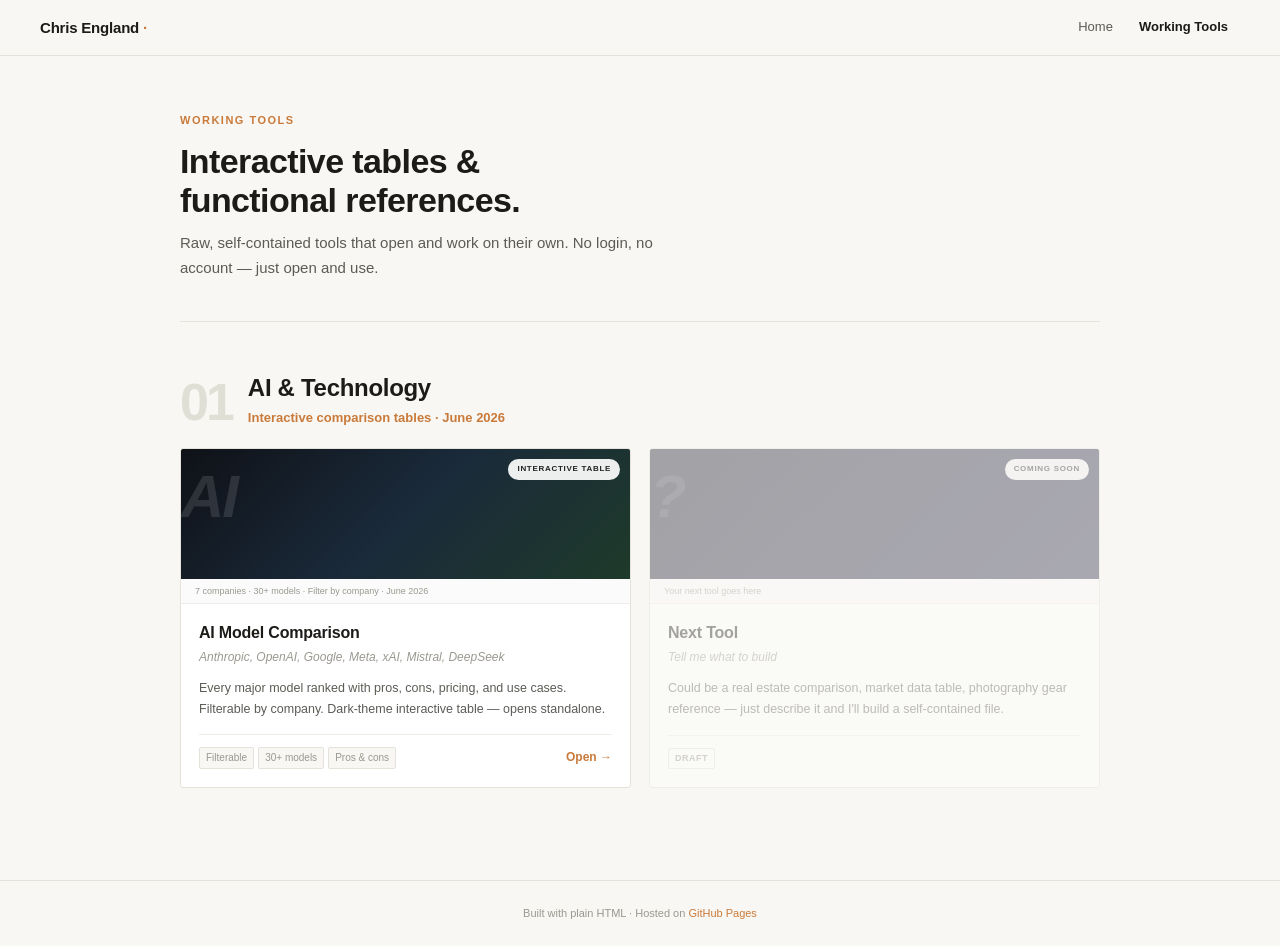
<file: working-tools.html>
<!DOCTYPE html>
<html lang="en">
<head>
  <meta charset="UTF-8">
  <meta name="viewport" content="width=device-width, initial-scale=1.0">
  <title>Working Tools — Chris England</title>
  <meta name="description" content="Functional reference tools and interactive tables.">
  <link rel="stylesheet" href="style.css">
</head>
<body>

<!-- ── NAV ── -->
<nav>
  <a class="nav-brand" href="index.html">Chris England<span class="dot"> ·</span></a>
  <ul class="nav-links">
    <li><a href="index.html">Home</a></li>
    <li><a href="working-tools.html" class="active">Working Tools</a></li>
    <!-- add new page links here -->
  </ul>
</nav>

<div class="page-wrap">

  <!-- ── TITLE BLOCK ── -->
  <div class="page-title-block">
    <div class="page-eyebrow">Working Tools</div>
    <h1>Interactive tables &amp;<br>functional references.</h1>
    <p>Raw, self-contained tools that open and work on their own. No login, no account — just open and use.</p>
  </div>

  <!-- ── SECTION 01: TOOLS ── -->
  <div class="stop-section">
    <div class="stop-header">
      <div class="stop-num">01</div>
      <div class="stop-info">
        <h2>AI &amp; Technology</h2>
        <div class="stop-sub">Interactive comparison tables · June 2026</div>
      </div>
    </div>

    <div class="card-grid">

      <!-- AI Model Comparison -->
      <a href="ai-models-table.html" class="home-card">
        <div class="home-card-photo">
          <div class="home-card-photo-bg" style="background: linear-gradient(135deg, #0f1117 0%, #1a2a3a 50%, #1e3a2a 100%);"></div>
          <div class="home-card-mark" style="color:rgba(255,255,255,0.12);">AI</div>
          <span class="tier-badge">INTERACTIVE TABLE</span>
        </div>
        <div class="home-card-caption">7 companies · 30+ models · Filter by company · June 2026</div>
        <div class="home-card-body">
          <div class="home-card-title">AI Model Comparison</div>
          <div class="home-card-sub">Anthropic, OpenAI, Google, Meta, xAI, Mistral, DeepSeek</div>
          <div class="home-card-desc">Every major model ranked with pros, cons, pricing, and use cases. Filterable by company. Dark-theme interactive table — opens standalone.</div>
          <div class="home-card-footer">
            <div class="home-card-tags">
              <span class="tag">Filterable</span>
              <span class="tag">30+ models</span>
              <span class="tag">Pros &amp; cons</span>
            </div>
            <span class="home-card-link">Open →</span>
          </div>
        </div>
      </a>

      <!-- Placeholder -->
      <div class="home-card placeholder">
        <div class="home-card-photo">
          <div class="home-card-photo-bg" style="background: linear-gradient(135deg, #1a1a2a 0%, #2a2a4a 100%);"></div>
          <div class="home-card-mark" style="color:rgba(255,255,255,0.1);">?</div>
          <span class="tier-badge">COMING SOON</span>
        </div>
        <div class="home-card-caption">Your next tool goes here</div>
        <div class="home-card-body">
          <div class="home-card-title">Next Tool</div>
          <div class="home-card-sub">Tell me what to build</div>
          <div class="home-card-desc">Could be a real estate comparison, market data table, photography gear reference — just describe it and I'll build a self-contained file.</div>
          <div class="home-card-footer">
            <span class="soon-label">Draft</span>
          </div>
        </div>
      </div>

    </div>
  </div>

  <!--
  ── TO ADD A NEW TOOL ──────────────────────────────────────
  1. Build the standalone HTML file (self-contained, own CSS)
  2. Copy a card block above and update href, title, desc, tags
  3. Upload both files to the GitHub repo
  ───────────────────────────────────────────────────────── -->

</div><!-- /page-wrap -->

<footer>
  Built with plain HTML · Hosted on <a href="https://pages.github.com" target="_blank">GitHub Pages</a>
</footer>

</body>
</html>
</file>
<file: style.css>
/* ─────────────────────────────────────────────────
   SITE STYLESHEET — Field Guide Design Language
   Light theme · Two-column card grid · Stop headers
   ───────────────────────────────────────────────── */

:root {
  --bg:           #f8f7f3;
  --surface:      #ffffff;
  --border:       #e4e2da;
  --border-light: #eeede8;
  --text:         #1c1b18;
  --muted:        #5c5b56;
  --subtle:       #9a9890;
  --accent:       #c97a3a;
  --accent-bg:    rgba(201,122,58,0.07);
  --pro-color:    #2a6e3f;
  --con-color:    #a83232;
  --num-color:    #e0dfd5;
  --nav-h:        56px;
  --card-r:       3px;
}

*, *::before, *::after { box-sizing: border-box; margin: 0; padding: 0; }
html { scroll-behavior: smooth; }

body {
  background: var(--bg);
  color: var(--text);
  font-family: -apple-system, 'Helvetica Neue', Arial, sans-serif;
  font-size: 14px;
  line-height: 1.6;
}

a { text-decoration: none; color: inherit; }


/* ── NAV ── */
nav {
  position: sticky;
  top: 0;
  z-index: 100;
  height: var(--nav-h);
  background: rgba(248,247,243,0.96);
  backdrop-filter: blur(8px);
  border-bottom: 1px solid var(--border);
  display: flex;
  align-items: center;
  padding: 0 40px;
}

.nav-brand {
  font-size: 15px;
  font-weight: 800;
  color: var(--text);
  letter-spacing: -0.2px;
  margin-right: auto;
}
.nav-brand .dot { color: var(--accent); }

.nav-links { list-style: none; display: flex; gap: 2px; }
.nav-links a {
  display: block;
  padding: 6px 12px;
  border-radius: 4px;
  font-size: 13px;
  font-weight: 500;
  color: var(--muted);
  transition: color 0.12s, background 0.12s;
}
.nav-links a:hover { color: var(--text); background: rgba(0,0,0,0.04); }
.nav-links a.active { color: var(--text); font-weight: 700; }


/* ── PAGE WRAPPER ── */
.page-wrap {
  max-width: 1000px;
  margin: 0 auto;
  padding: 0 40px;
}


/* ── PAGE TITLE BLOCK ── */
.page-title-block {
  padding: 56px 0 40px;
  border-bottom: 1px solid var(--border);
}
.page-eyebrow {
  font-size: 11px;
  font-weight: 700;
  letter-spacing: 1.5px;
  text-transform: uppercase;
  color: var(--accent);
  margin-bottom: 12px;
}
.page-title-block h1 {
  font-size: 34px;
  font-weight: 800;
  letter-spacing: -0.6px;
  color: var(--text);
  line-height: 1.15;
}
.page-title-block p {
  margin-top: 10px;
  font-size: 15px;
  color: var(--muted);
  line-height: 1.7;
  max-width: 520px;
}


/* ── STOP / SECTION HEADER ──
   Mirrors the numbered location header in the field guide:
   large faded number + bold title + amber subtitle        */
.stop-section {
  padding: 52px 0 20px;
}
.stop-section.hidden { display: none; }

.stop-header {
  display: flex;
  align-items: flex-start;
  gap: 16px;
  margin-bottom: 20px;
}
.stop-num {
  font-size: 52px;
  font-weight: 900;
  color: var(--num-color);
  line-height: 1;
  letter-spacing: -3px;
  min-width: 50px;
  margin-top: 2px;
}
.stop-info {}
.stop-info h2 {
  font-size: 24px;
  font-weight: 800;
  color: var(--text);
  letter-spacing: -0.3px;
  line-height: 1.2;
}
.stop-info .stop-sub {
  font-size: 13px;
  font-weight: 600;
  color: var(--accent);
  margin-top: 5px;
}


/* ── CARD GRID ── 2-column, matches field guide species layout */
.card-grid {
  display: grid;
  grid-template-columns: 1fr 1fr;
  gap: 18px;
}


/* ── MODEL CARD ── mirrors species card from field guide */
.model-card {
  background: var(--surface);
  border: 1px solid var(--border);
  border-radius: var(--card-r);
  overflow: hidden;
  display: flex;
  flex-direction: column;
}
.model-card.hidden { display: none; }


/* Card photo — equivalent to species photograph */
.card-photo {
  height: 192px;
  position: relative;
  overflow: hidden;
  flex-shrink: 0;
  display: flex;
  align-items: center;
  justify-content: center;
}
.card-photo-bg {
  position: absolute;
  inset: 0;
  /* gradient set inline per company */
}
.card-photo-mark {
  position: relative;
  z-index: 1;
  font-size: 82px;
  font-weight: 900;
  color: rgba(255,255,255,0.14);
  letter-spacing: -3px;
  font-style: italic;
  user-select: none;
  line-height: 1;
}

/* Tier badge — mirrors "TIER 1 — MUST SHOOT" pill in top-right of photo */
.tier-badge {
  position: absolute;
  top: 10px;
  right: 10px;
  background: rgba(255,255,255,0.92);
  color: #222;
  font-size: 8px;
  font-weight: 800;
  letter-spacing: 0.7px;
  text-transform: uppercase;
  padding: 4px 9px;
  border-radius: 20px;
  z-index: 3;
}
.tier-badge.retiring   { background: rgba(200,60,60,0.9);  color: #fff; }
.tier-badge.restricted { background: rgba(120,70,220,0.9); color: #fff; }
.tier-badge.preview    { background: rgba(230,170,20,0.92); color: #1a1200; }
.tier-badge.shelved    { background: rgba(130,128,120,0.88); color: #fff; }
.tier-badge.open-wt    { background: rgba(20,160,140,0.9); color: #fff; }

/* Caption below photo — mirrors "Wikimedia Commons · CC licensed" */
.card-caption {
  font-size: 9px;
  color: var(--subtle);
  padding: 5px 14px 4px;
  letter-spacing: 0.2px;
  border-bottom: 1px solid var(--border-light);
  background: rgba(0,0,0,0.015);
}


/* ── CARD BODY ── */
.card-body {
  padding: 16px 18px 18px;
  display: flex;
  flex-direction: column;
  flex: 1;
}

/* Species name equivalent */
.species-name {
  font-size: 16px;
  font-weight: 800;
  color: var(--text);
  letter-spacing: -0.2px;
  line-height: 1.2;
}
/* Latin name equivalent */
.species-latin {
  font-size: 12px;
  font-style: italic;
  color: var(--subtle);
  margin-top: 3px;
}

/* Conservation status equivalent — uppercase label row */
.conservation-status {
  font-size: 10px;
  font-weight: 800;
  letter-spacing: 0.9px;
  text-transform: uppercase;
  color: var(--muted);
  margin-top: 12px;
  padding-top: 11px;
  border-top: 1px solid var(--border-light);
}

/* Lens recommendation equivalent — amber, bold */
.lens-rec {
  margin-top: 10px;
  font-size: 12px;
  font-weight: 700;
  color: var(--accent);
  display: flex;
  align-items: flex-start;
  gap: 5px;
  line-height: 1.5;
}
.lens-icon { font-size: 13px; flex-shrink: 0; margin-top: 0px; }

/* Field notes / description */
.field-notes {
  margin-top: 10px;
  font-size: 12.5px;
  color: var(--muted);
  line-height: 1.68;
}

/* Compact pros / cons */
.pro-con {
  margin-top: 12px;
  display: flex;
  flex-direction: column;
  gap: 3px;
}
.pro-item,
.con-item {
  font-size: 11.5px;
  line-height: 1.5;
  display: flex;
  align-items: flex-start;
  gap: 5px;
  color: var(--muted);
}
.pro-item::before {
  content: '+';
  color: var(--pro-color);
  font-weight: 800;
  flex-shrink: 0;
  width: 10px;
}
.con-item::before {
  content: '−';
  color: var(--con-color);
  font-weight: 800;
  flex-shrink: 0;
  width: 10px;
}

/* Tags */
.field-tags {
  display: flex;
  flex-wrap: wrap;
  gap: 4px;
  margin-top: 14px;
  padding-top: 12px;
  border-top: 1px solid var(--border-light);
}
.tag {
  font-size: 10px;
  color: var(--subtle);
  background: var(--bg);
  border: 1px solid var(--border);
  border-radius: 2px;
  padding: 2px 6px;
}


/* ── FILTER BAR ── */
.filter-bar {
  display: flex;
  gap: 6px;
  flex-wrap: wrap;
  align-items: center;
  padding: 16px 0;
  border-bottom: 1px solid var(--border);
}
.filter-label {
  font-size: 10px;
  font-weight: 700;
  letter-spacing: 0.8px;
  text-transform: uppercase;
  color: var(--subtle);
  margin-right: 4px;
}
.chip {
  padding: 5px 13px;
  border-radius: 20px;
  font-size: 11px;
  font-weight: 700;
  cursor: pointer;
  border: 1.5px solid var(--border);
  background: white;
  color: var(--muted);
  letter-spacing: 0.3px;
  transition: all 0.12s;
}
.chip:hover { border-color: var(--text); color: var(--text); }
.chip.active { background: var(--text); color: white; border-color: var(--text); }


/* ── HOME PAGE CARDS ── */
.home-card {
  background: var(--surface);
  border: 1px solid var(--border);
  border-radius: var(--card-r);
  overflow: hidden;
  display: flex;
  flex-direction: column;
  transition: box-shadow 0.18s, transform 0.15s;
}
.home-card:hover { box-shadow: 0 4px 20px rgba(0,0,0,0.09); transform: translateY(-2px); }
.home-card.placeholder { opacity: 0.38; pointer-events: none; }

.home-card-photo {
  height: 130px;
  position: relative;
  overflow: hidden;
}
.home-card-photo-bg { position: absolute; inset: 0; }
.home-card-mark {
  position: relative;
  z-index: 1;
  font-size: 60px;
  font-weight: 900;
  font-style: italic;
  color: rgba(255,255,255,0.15);
  letter-spacing: -2px;
  user-select: none;
}
.home-card-caption {
  font-size: 9px;
  color: var(--subtle);
  padding: 5px 14px 4px;
  border-bottom: 1px solid var(--border-light);
  background: rgba(0,0,0,0.015);
}
.home-card-body {
  padding: 16px 18px 18px;
  flex: 1;
  display: flex;
  flex-direction: column;
}
.home-card-title {
  font-size: 16px;
  font-weight: 800;
  color: var(--text);
  letter-spacing: -0.2px;
}
.home-card-sub {
  font-size: 12px;
  font-style: italic;
  color: var(--subtle);
  margin-top: 3px;
}
.home-card-desc {
  font-size: 12.5px;
  color: var(--muted);
  line-height: 1.68;
  margin-top: 10px;
  flex: 1;
}
.home-card-footer {
  display: flex;
  justify-content: space-between;
  align-items: center;
  margin-top: 14px;
  padding-top: 12px;
  border-top: 1px solid var(--border-light);
}
.home-card-tags { display: flex; gap: 4px; flex-wrap: wrap; }
.home-card-link {
  font-size: 12px;
  font-weight: 700;
  color: var(--accent);
  white-space: nowrap;
}
.soon-label {
  font-size: 9px;
  font-weight: 700;
  letter-spacing: 0.5px;
  text-transform: uppercase;
  color: var(--subtle);
  border: 1px solid var(--border);
  padding: 2px 6px;
  border-radius: 2px;
}


/* ── FOOTER ── */
footer {
  border-top: 1px solid var(--border);
  padding: 24px 40px;
  text-align: center;
  font-size: 11px;
  color: var(--subtle);
  margin-top: 72px;
}
footer a { color: var(--accent); }
footer a:hover { text-decoration: underline; }


/* ── NOTES ── */
.page-note {
  font-size: 11px;
  color: var(--subtle);
  line-height: 1.6;
  padding: 20px 0;
  border-top: 1px solid var(--border);
  margin-top: 12px;
}

/* ── RESPONSIVE ── */
@media (max-width: 680px) {
  nav, footer { padding-left: 20px; padding-right: 20px; }
  .page-wrap { padding: 0 20px; }
  .card-grid { grid-template-columns: 1fr; }
  .page-title-block h1 { font-size: 26px; }
  .stop-num { font-size: 38px; min-width: 36px; }
  .stop-info h2 { font-size: 20px; }
}
</file>
